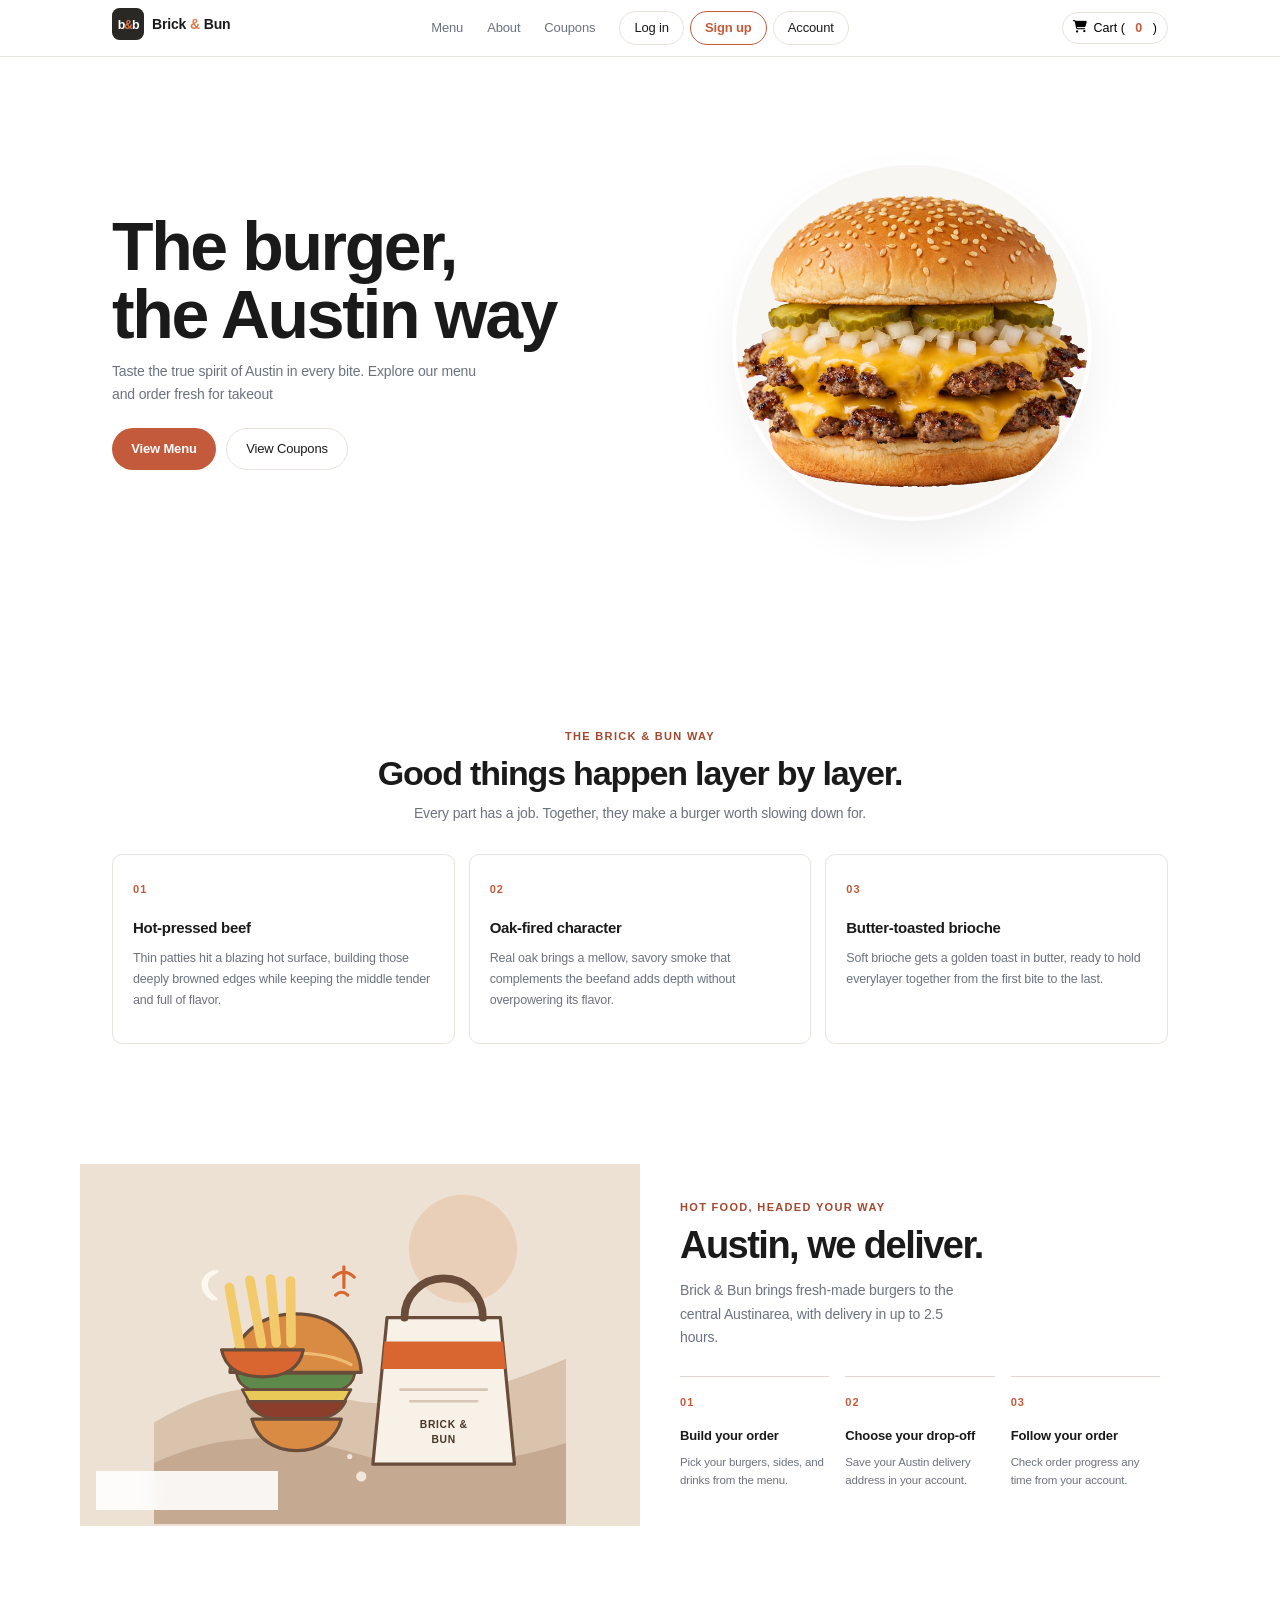
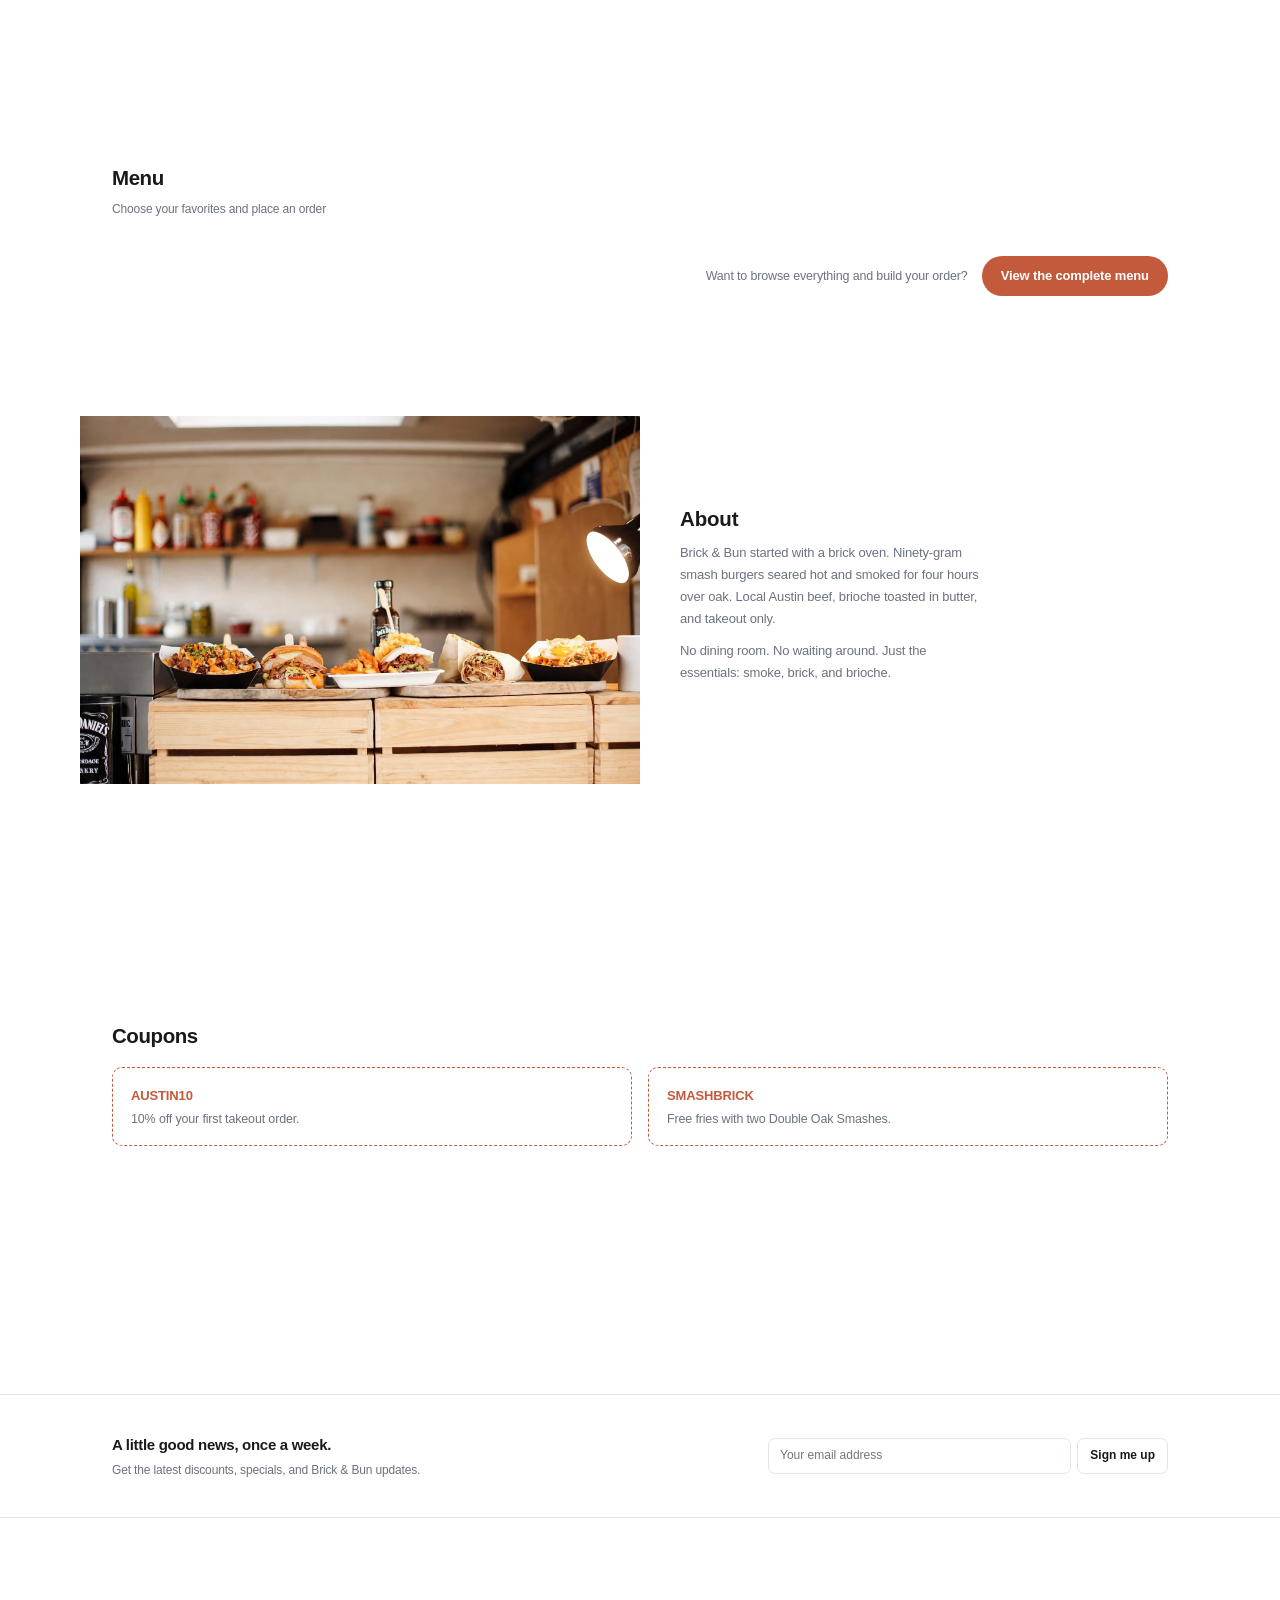
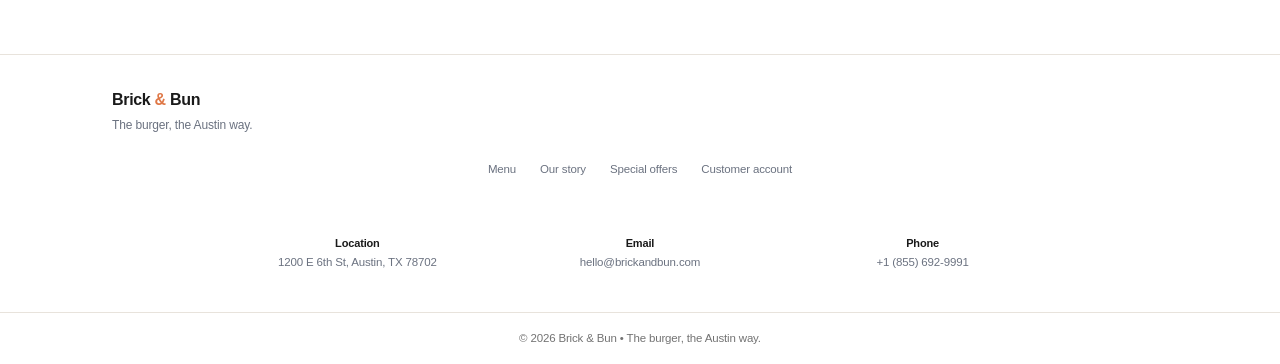
<file: index.html>
<!DOCTYPE html>
<html lang="en-US">

<head>
  <!-- Core document metadata -->
  <meta charset="UTF-8">
  <meta name="viewport" content="width=device-width, initial-scale=1.0, viewport-fit=cover">

  <!-- Search Engine Optimization metadata -->
  <title>Brick &amp; Bun | The burger, the Austin way.</title>
  <meta name="description" content="90g smash burgers from the brick oven, butter-toasted brioche and fast takeout in Central Austin, Texas.">
  <meta name="robots" content="index, follow, max-image-preview:large, max-snippet:-1, max-video-preview:-1">
  <link rel="canonical" href="https://brickandbun-domingos-cameme.vercel.app/">

  <!-- Progressive Web App metadata -->
  <link rel="manifest" href="/manifest.json">
  <meta name="theme-color" content="#c45a3c">
  <meta name="apple-mobile-web-app-capable" content="yes">
  <meta name="apple-mobile-web-app-status-bar-style" content="black-translucent">
  <meta name="apple-mobile-web-app-title" content="BRICK &amp; BUN">
  <link rel="apple-touch-icon" href="/assets/icons/apple-touch-icon.svg">

  <!-- Browser icon -->
  <link rel="icon" href="/favicon.svg" type="image/svg+xml">

  <!-- Open Graph -->
  <meta property="og:type" content="website">
  <meta property="og:url" content="https://brickandbun-domingos-cameme.vercel.app/">
  <meta property="og:site_name" content="BRICK &amp; BUN">
  <meta property="og:locale" content="en_US">
  <meta property="og:title" content="Brick &amp; Bun | The burger, the Austin way.">
  <meta property="og:description" content="90g smash burgers from the brick oven, butter-toasted brioche and fast takeout in Central Austin, Texas.">
  <meta property="og:image" content="https://brickandbun-domingos-cameme.vercel.app/assets/images/og-cover.png">
  <meta property="og:image:width" content="1200">
  <meta property="og:image:height" content="630">
  <meta property="og:image:alt" content="Brick & Bun 90g smash burger on a toasted sesame brioche bun with melted cheddar, crisp lettuce, tomato and onion, isolated on black.">

  <!-- Twitter Card -->
  <meta name="twitter:card" content="summary_large_image">
  <meta name="twitter:title" content="Brick &amp; Bun | The burger, the Austin way.">
  <meta name="twitter:description" content="90g smash burgers from the brick oven, butter-toasted brioche and fast takeout in Central Austin, Texas.">
  <meta name="twitter:image" content="https://brickandbun-domingos-cameme.vercel.app/assets/images/og-cover.png">

  <!-- Assets -->
  <link rel="stylesheet" href="/assets/vendor/fontawesome/css/all.min.css">
  <link rel="stylesheet" href="/styles/style.css">

  <!-- Structured Data - Restaurant Entity -->
  <script type="application/ld+json">
  {
    "@context": "https://schema.org",
    "@type": "Restaurant",
    "name": "BRICK & BUN",
    "url": "https://brickandbun-domingos-cameme.vercel.app/",
    "description": "90g smash burgers from the brick oven, butter-toasted brioche and fast takeout in Central Austin, Texas.",
    "servesCuisine": "Burger",
    "address": {
      "@type": "PostalAddress",
      "addressLocality": "Austin",
      "addressRegion": "TX",
      "addressCountry": "US"
    }
  }
  </script>
</head>

<body>
  <!-- ========== HEADER ========== -->
  <header class="header">
    <div class="container header-container">
      <!-- Brand -->
      <div class="header-left">
        <a href="#hero" class="logo">
          <img class="logo-mark" src="/favicon.svg" alt="" width="32" height="32" aria-hidden="true">
          <span>Brick <span class="brand-amp">&amp;</span> Bun</span>
        </a>
      </div>

      <!-- Desktop navigation + account -->
      <div class="header-center">
        <nav class="desktop-nav" aria-label="Main navigation">
          <a href="#menu">Menu</a>
          <a href="#about">About</a>
          <a href="#coupons">Coupons</a>
        </nav>
        <nav class="header-auth" aria-label="Account">
          <a class="auth-link" href="/login">Log in</a>
          <a class="auth-link auth-link-primary" href="/signup">Sign up</a>
          <a class="auth-link" href="/account">Account</a>
        </nav>
      </div>

      <!-- Cart + mobile menu toggle -->
      <div class="header-right">
        <button class="cart-trigger" id="cart-open" type="button" aria-label="Open cart, 0 items">
          <i class="fa-solid fa-cart-shopping cart-icon" aria-hidden="true"></i>
          Cart (<span class="cart-count" data-cart-count>0</span>)
        </button>
        <button id="menu-toggle" class="menu-toggle" type="button" aria-label="Open navigation" aria-expanded="false" aria-controls="mobile-nav">
          <span></span>
          <span></span>
          <span></span>
        </button>
      </div>
    </div>

    <!-- Mobile navigation drawer -->
    <nav id="mobile-nav" class="mobile-nav" aria-label="Mobile navigation" aria-hidden="true">
      <a href="#menu" class="mobile-link">Menu <i class="fa-solid fa-utensils" aria-hidden="true"></i></a>
      <a href="#about" class="mobile-link">About <i class="fa-solid fa-info" aria-hidden="true"></i></a>
      <a href="#coupons" class="mobile-link">Coupons <i class="fa-solid fa-tags" aria-hidden="true"></i></a>
      
      <div class="mobile-account-actions" aria-label="Authentication options">
        <a class="auth-link" href="/login">Log in</a>
        <a class="auth-link auth-link-primary" href="/signup">Sign up</a>
      </div>

    </nav>
  </header>

  <!-- ========== MAIN ========== -->
  <main>
    <!-- Hero -->
    <section id="hero" class="hero">
      <div class="container hero-layout">

        <header class="hero-content">
          <h1>The burger,<span class="hero-title-line">the Austin way</span></h1>
          <p class="hero-sub">Taste the true spirit of Austin in every bite. Explore our menu and order fresh for takeout</p>
          
          <div class="hero-actions">
            <a href="#menu" class="btn-cta">View Menu</a>
            <a href="#coupons" class="btn-outline">View Coupons</a>
          </div>
        </header>

        <div class="hero-media">
          <div class="hero-image-frame">
            <img src="/assets/images/austin_burger.png" alt="Brick & Bun smash burger" class="hero-image" loading="lazy">
          </div>
        </div>
      </div>
    </section>

    <!-- Craft -->
    <section class="craft-section" aria-labelledby="craft-title">
      <div class="container">
        <div class="craft-heading">
          <p class="section-eyebrow">The Brick &amp; Bun way</p>
          <h2 id="craft-title">Good things happen layer by layer.</h2>
          <p>Every part has a job. Together, they make a burger worth slowing down for.</p>
        </div>

        <div class="craft-grid">
          <article class="craft-card">
            <span class="craft-number" aria-hidden="true">01</span>
            <h3>Hot-pressed beef</h3>
            <p>Thin patties hit a blazing hot surface, building those deeply browned edges while keeping the middle tender and full of flavor.</p>
          </article>

          <article class="craft-card">
            <span class="craft-number" aria-hidden="true">02</span>
            <h3>Oak-fired character</h3>
            <p>Real oak brings a mellow, savory smoke that complements the beefand adds depth without overpowering its flavor.</p>
          </article>

          <article class="craft-card">
            <span class="craft-number" aria-hidden="true">03</span>
            <h3>Butter-toasted brioche</h3>
            <p> Soft brioche gets a golden toast in butter, ready to hold everylayer together from the first bite to the last. </p>
          </article>
        </div>
      </div>
    </section>

    <!-- Delivery -->
    <section class="delivery-section" aria-labelledby="delivery-title">
      <div class="delivery-layout">
        <figure class="delivery-visual">
          <img src="/assets/brick-bun-delivery.svg" alt="Illustration of a Brick &amp; Bun delivery bag with a fresh burger and fries" loading="lazy" width="640" height="560" />
          <figcaption>Made fresh. On its way to you.</figcaption>
        </figure>

        <div class="delivery-content">
          <div class="delivery-heading">
            <p class="section-eyebrow">Hot food, headed your way</p>
            <h2 id="delivery-title">Austin, we deliver.</h2>
            <p>Brick &amp; Bun brings fresh-made burgers to the central Austinarea, with delivery in up to 2.5 hours.</p>
          </div>

          <ol class="delivery-steps">
            <li>
              <span>01</span>
              <div>
                <h3>Build your order</h3>
                <p>Pick your burgers, sides, and drinks from the menu.</p>
              </div>
            </li>

            <li>
              <span>02</span>
              <div>
                <h3>Choose your drop-off</h3>
                <p>Save your Austin delivery address in your account.</p>
              </div>
            </li>

            <li>
              <span>03</span>
              <div>
                <h3>Follow your order</h3>
                <p>Check order progress any time from your account.</p>
              </div>
            </li>
          </ol>
        </div>
      </div>
    </section>

    <!-- Menu -->
    <section id="menu" class="menu-section" aria-labelledby="menu-title">
      <div class="container">
        <h2 id="menu-title" class="section-title">Menu</h2>
        <p class="menu-photo-note">Choose your favorites and place an order </p>
        
        <div id="product-grid" class="product-grid" aria-live="polite"></div>
        
        <div class="menu-full-action">
          <p>Want to browse everything and build your order?</p>
          <a class="button-primary" href="/menu">View the complete menu</a>
        </div>
      </div>
    </section>

    <!-- About -->
    <section id="about" class="about-section" aria-labelledby="about-title">
      <div class="about-layout">
        <figure class="about-image">
          <img src="/assets/images/about.jpg" alt="">
        </figure>
        
        <div class="about-text">
          <h2 id="about-title">About</h2>
          <p>Brick &amp; Bun started with a brick oven. Ninety-gram smash burgers seared hot and smoked for four hours over oak. Local Austin beef, brioche toasted in butter, and takeout only.</p>
          <p>No dining room. No waiting around. Just the essentials: smoke, brick, and brioche.</p>
        </div>
      </div>
    </section>

    <!-- Coupons -->
    <section id="coupons" class="coupons-section" aria-labelledby="coupons-title">
      <div class="container">
        <h2 id="coupons-title" class="section-title">Coupons</h2>
        
        <div class="coupons-grid">
          <article class="coupon-card">
            <span class="coupon-code">AUSTIN10</span>
            <p>10% off your first takeout order.</p>
          </article>

          <article class="coupon-card">
            <span class="coupon-code">SMASHBRICK</span>
            <p>Free fries with two Double Oak Smashes.</p>
          </article>
        </div>
      </div>
    </section>

  </main>

  <!-- ========== NEWSLETTER ========== -->
  <section class="newsletter-section" aria-labelledby="newsletter-title">
    
    <div class="container newsletter-layout">
      <div class="newsletter-copy">
        <h2 id="newsletter-title">A little good news, once a week.</h2>
        <p>Get the latest discounts, specials, and Brick &amp; Bun updates.</p>
      </div>
      
      <form class="newsletter-form" id="newsletter-form">
        <label class="visually-hidden" for="newsletter-email">Email address</label>
        <input id="newsletter-email" name="email" type="email" autocomplete="email" placeholder="Your email address" required>
        <button class="newsletter-submit" type="submit">Sign me up</button>
        <p class="newsletter-status" id="newsletter-status" role="status" aria-live="polite"></p>
      </form>
    </div>
  </section>

  <!-- ========== FOOTER ========== -->
  <footer id="location" class="footer">
   
    <div class="container footer-grid">
      <div class="footer-brand">
        <span class="footer-logo">Brick <span class="brand-amp">&amp;</span> Bun</span>
        <p>The burger, the Austin way.</p>
      </div>
      <nav class="footer-links" aria-label="Explore">
        <a href="#menu">Menu</a>
        <a href="#about">Our story</a>
        <a href="#coupons">Special offers</a>
        <a href="/account">Customer account</a>
      </nav>

      <address class="footer-contact">
        <p><strong>Location</strong>1200 E 6th St, Austin, TX 78702</p>
        <p><strong>Email</strong><a href="mailto:hello@brickandbun.com">hello@brickandbun.com</a></p>
        <p><strong>Phone</strong><a href="tel:+18556929991">+1 (855) 692-9991</a></p>
      </address>
    </div>

    <div class="footer-bottom">
      <div class="container">
        <p>&copy; 2026 Brick &amp; Bun &bull; The burger, the Austin way.</p>
      </div>
    </div>
  </footer>

  <!-- ========== CART DRAWER ========== -->
  <div id="cart-backdrop" class="cart-backdrop" aria-hidden="true"></div>

  <aside id="cart-drawer" class="cart-drawer" role="dialog" aria-modal="true" aria-label="Cart" aria-hidden="true" inert>
    <header class="cart-head">
      <h2>Cart (<span id="cart-item-count">0</span>)</h2>
      <button class="icon-button" id="cart-close" type="button" aria-label="Close cart">&times;</button>
    </header>

    <section id="cart-items" class="cart-items" aria-label="Cart items" aria-live="polite">
      <p class="cart-empty">Your cart is empty.</p>
    </section>

    <div class="cart-delivery">
      <label for="cart-address">Deliver to</label>
      <select id="cart-address" required>
        <option value="">Sign in to choose an address</option>
      </select>

      <a href="/account">Manage delivery addresses</a>
      <label for="cart-customer-note">Order note <span>(optional)</span></label>
      <textarea id="cart-customer-note" rows="2" maxlength="500" placeholder="Anything we should know?"></textarea>
      <p class="cart-order-status" id="cart-order-status" role="status" aria-live="polite"></p>
    </div>

    <footer class="cart-foot">
      <div class="cart-total">
        <span>Subtotal</span>
        <span id="cart-total">$0.00</span>
      </div>
      <p class="cart-demo-note">Delivery available across central Austin. Allow up to 2.5 hours.</p>
      <button class="button-primary cart-checkout" id="cart-checkout" type="button" disabled>Continue to secure payment </button>

      <p class="cart-demo-note">Stripe test mode: no real card will be charged.</p>
      <p class="cart-demo-note" id="demo-notice" role="status" hidden></p>
      <button class="cart-clear" id="cart-clear" type="button" hidden>Clear cart</button>
    </footer>

  </aside>

  <!-- Scripts -->
  <script type="module" src="/scripts/app.js"></script>
  <script src="/scripts/pwa.js" defer></script>
</body>

</html>
</file>
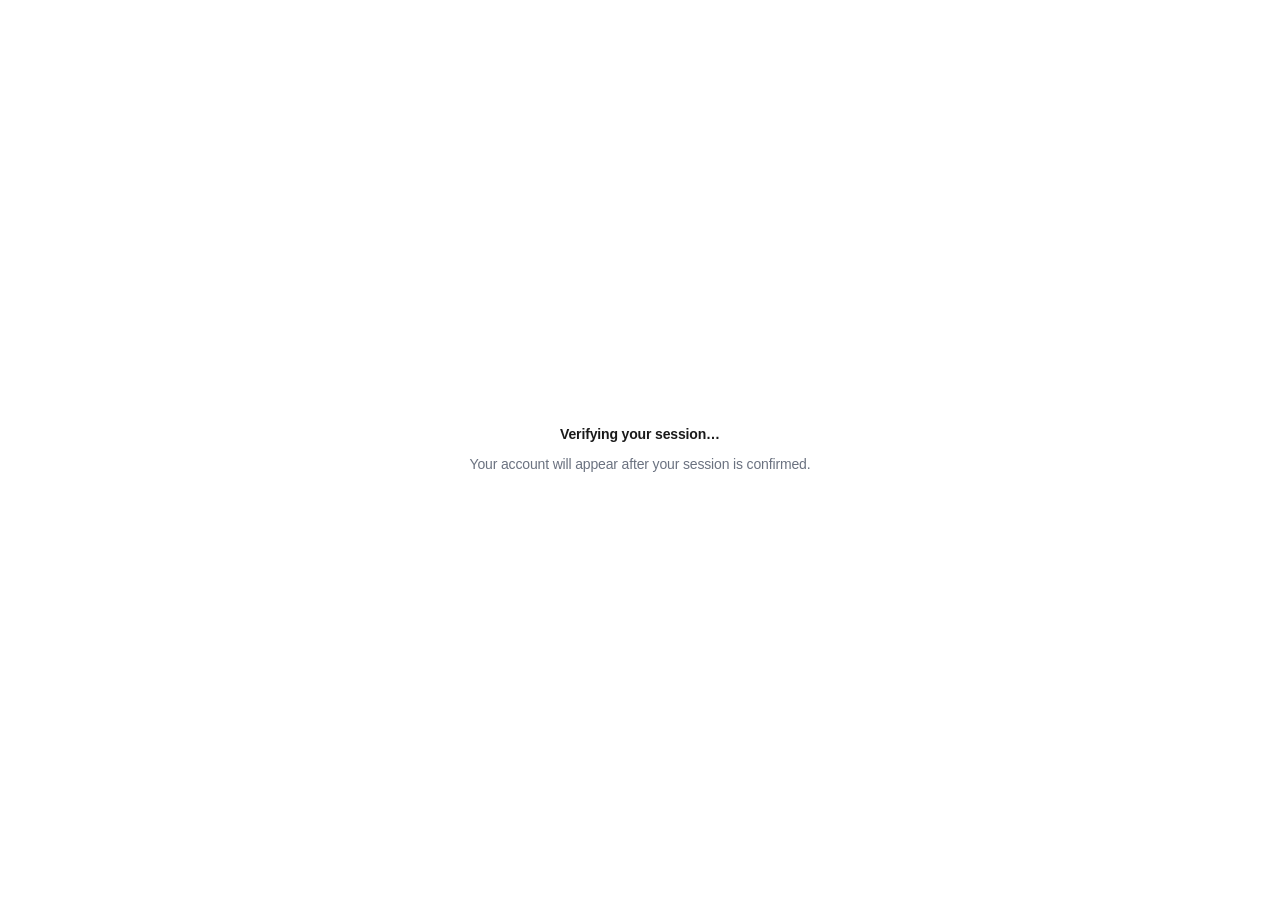
<file: account.html>
<!DOCTYPE html>
<html lang="en-US" class="auth-pending">

<head>
  <!-- Document Identity -->
  <meta charset="UTF-8">
  <meta name="viewport" content="width=device-width, initial-scale=1.0, viewport-fit=cover">
  <title>Account dashboard | Brick & Bun</title>

  <!-- Privacy Boundary -->
  <meta name="robots" content="noindex, nofollow, noarchive, nosnippet, noimageindex, nocache">
  <meta name="googlebot" content="noindex, nofollow, noarchive, nosnippet, noimageindex">
  <meta name="format-detection" content="telephone=no">
  <meta http-equiv="Content-Security-Policy" content="default-src 'self'; script-src 'self' https://esm.sh; style-src 'self'; font-src 'self'; img-src 'self' data: https://*.supabase.co; connect-src 'self' https://esm.sh https://*.supabase.co wss://*.supabase.co; manifest-src 'self'; object-src 'none'; base-uri 'self'; form-action 'self'">

  <!-- PWA Shell -->
  <link rel="manifest" href="/manifest.json">
  <meta name="theme-color" content="#c45a3c">

  <!-- Favicon & Icon -->
  <link rel="icon" href="/favicon.svg" type="image/svg+xml">
  <link rel="apple-touch-icon" href="/assets/icons/apple-touch-icon.svg">

  <!-- App Asset Pipeline -->
  <link rel="stylesheet" href="/assets/vendor/fontawesome/css/all.min.css">
  <link rel="stylesheet" href="/styles/style.css">
</head>

<body class="account-dashboard">
  <div class="account-auth-pending" id="account-auth-pending" role="status" aria-live="polite">
    <strong>Verifying your session…</strong>
    <span>Your account will appear after your session is confirmed.</span>
  </div>
  <aside class="local-demo-banner" id="local-demo-banner" hidden>
    <span><strong>Local demo</strong> — fictional data only; nothing is sent to Supabase.</span>
    <div>
      <a href="/admin?demo=1">Open admin demo</a>
      <button type="button" data-demo-reset>Reset demo data</button>
    </div>
  </aside>
  <div class="app-shell" id="app-shell" hidden>

    <!-- Sidebar - Primary Account Navigation -->
    <aside class="sidebar" aria-label="Account tools">

      <!-- Sidebar Brand and Collapse Control -->
      <div class="sidebar-top">
        <a class="sidebar-brand" href="#home" data-view="home">
          <img class="logo-mark" src="/favicon.svg" alt="" width="32" height="32" aria-hidden="true">
          <span class="sidebar-brand-text">
            <strong>Brick <span class="brand-amp">&amp;</span> Bun</strong>
            <span>Account</span>
          </span>
        </a>

        <!-- Collapse Control -->
        <button class="sidebar-toggle" id="sidebar-toggle" type="button" aria-label="Collapse sidebar" title="Collapse sidebar">
          <svg aria-hidden="true" viewBox="0 0 24 24" fill="none" stroke="currentColor" stroke-width="1.7" stroke-linecap="round" stroke-linejoin="round">
            <rect x="3" y="3" width="18" height="18" rx="2"></rect>
            <path d="M9 3v18"></path>
            <path class="sidebar-toggle-arrow" d="m16 15-3-3 3-3"></path>
          </svg>
        </button>
      </div>

      <!-- Sidebar Navigation - Views Switcher -->
      <div class="sidebar-nav-wrap" id="sidebar-nav-wrap">
        <nav class="sidebar-nav" id="sidebar-nav" aria-label="Account tools">
          <button type="button" class="nav-item" data-view="home" aria-current="page">
            <i class="fa-solid fa-house" aria-hidden="true"></i>
            <span>Home</span>
          </button>

          <button type="button" class="nav-item" data-view="orders">
            <i class="fa-solid fa-receipt" aria-hidden="true"></i>
            <span>Orders</span>
          </button>

          <button type="button" class="nav-item" data-view="notifications">
            <i class="fa-regular fa-bell" aria-hidden="true"></i>
            <span>Notifications</span>
            <span class="notification-count" id="account-notification-count" hidden></span>
          </button>

          <button type="button" class="nav-item" data-view="addresses">
            <i class="fa-solid fa-location-dot" aria-hidden="true"></i>
            <span>Addresses</span>
          </button>

          <button type="button" class="nav-item" data-view="profile">
            <i class="fa-solid fa-user" aria-hidden="true"></i>
            <span>Profile</span>
          </button>
        </nav>

        <!-- Scroll Indicators - Visual overflow hint -->
        <div class="sidebar-nav-fade sidebar-nav-fade-left" aria-hidden="true"></div>
        <div class="sidebar-nav-fade sidebar-nav-fade-right" aria-hidden="true"></div>

        <button type="button" class="sidebar-nav-hint" id="sidebar-nav-hint" aria-label="Scroll to see more account tools" hidden>
          <i class="fa-solid fa-chevron-right" aria-hidden="true"></i>
        </button>
      </div>

      <!-- Sidebar Footer - Session Action -->
      <div class="sidebar-foot">
        <button type="button" id="account-signout">
          <i class="fa-solid fa-right-from-bracket" aria-hidden="true"></i>
          <span>Sign out</span>
        </button>
      </div>
    </aside>

    <!-- Main Content Area - Authenticated Workspace -->
    <div class="main">

      <!-- Topbar - Context and Primary CTA -->
      <header class="topbar">
        <div class="topbar-title">
          <p class="eyebrow" id="topbar-eyebrow">Your Brick &amp; Bun</p>
          <h1 id="topbar-heading">Home</h1>
        </div>

        <div class="topbar-actions">
          <a class="btn-primary" href="/menu">
            <i class="fa-solid fa-utensils" aria-hidden="true"></i>
            Start an order
          </a>
        </div>
      </header>

      <!-- Content - View Container -->
      <main class="content">

        <!-- Global Status - Supabase / App Feedback -->
        <p class="status" id="account-status" role="status" aria-live="polite"></p>

        <!-- View: Home - Empty State / Summary -->
        <section class="view is-active" id="view-home" aria-labelledby="home-heading">
          <div id="home-root">
            <div class="empty-state">
              <div class="empty-state-icon" aria-hidden="true">
                <i class="fa-regular fa-folder-open"></i>
              </div>

              <h2 id="home-heading">Nothing here yet</h2>
              <p>Your saved delivery addresses and order activity will appear here.</p>

              <div class="empty-state-actions">
                <button class="btn-primary" type="button" data-view="addresses">
                  <i class="fa-solid fa-plus" aria-hidden="true"></i>
                  Add address
                </button>

                <button class="btn-secondary" type="button" data-view="orders">
                  <i class="fa-solid fa-receipt" aria-hidden="true"></i>
                  View orders
                </button>
              </div>
            </div>
          </div>
        </section>

        <!-- View: Orders - Order History -->
        <section class="view" id="view-orders" aria-labelledby="orders-heading">
          <div class="card">
            <div class="card-head">
              <div>
                <p class="section-eyebrow">Up to 2.5 hours in central Austin</p>
                <h2 id="orders-heading">Your orders</h2>
              </div>

              <button class="btn-secondary" id="orders-refresh" type="button">
                <i class="fa-solid fa-rotate-right" aria-hidden="true"></i>
                Refresh
              </button>
            </div>

            <div class="list order-list" id="order-list" aria-live="polite"></div>
          </div>
        </section>

        <section class="view" id="view-notifications" aria-labelledby="notifications-heading">
          <div class="card">
            <div class="card-head">
              <div>
                <p class="section-eyebrow">Updates from Brick &amp; Bun</p>
                <h2 id="notifications-heading">Notifications</h2>
              </div>
              <button class="btn-secondary" id="notifications-refresh" type="button">
                <i class="fa-solid fa-rotate-right" aria-hidden="true"></i>
                Refresh
              </button>
            </div>
            <div class="account-notification-list" id="account-notification-list" aria-live="polite"></div>
          </div>
        </section>

        <!-- View: Addresses - Delivery Management -->
        <section class="view" id="view-addresses" aria-labelledby="addresses-heading">
          <div class="card">
            <div class="card-head">
              <div>
                <p class="section-eyebrow">Central Austin</p>
                <h2 id="addresses-heading">Addresses</h2>
              </div>

              <button class="btn-secondary" id="address-new" type="button">
                <i class="fa-solid fa-plus" aria-hidden="true"></i>
                Add address
              </button>
            </div>

            <div class="address-list" id="address-list" aria-live="polite"></div>

            <!-- Address Form - Create / Edit -->
            <form class="dashboard-form address-form-panel card" id="address-form" hidden>
              <input type="hidden" name="id" />

              <label for="address-label">Address label</label>
              <input id="address-label" name="label" placeholder="Home, work..." maxlength="40" required />

              <label for="address-recipient">Recipient name</label>
              <input id="address-recipient" name="recipient_name" autocomplete="name" maxlength="120" required />

              <label for="address-street">Street address</label>
              <input id="address-street" name="street" autocomplete="address-line1" maxlength="180" required />

              <label for="address-unit">Apartment, suite, or unit <span>(optional)</span></label>
              <input id="address-unit" name="unit" autocomplete="address-line2" maxlength="80" />

              <div class="dashboard-form-row">
                <div>
                  <label for="address-city">City</label>
                  <input id="address-city" name="city" value="Austin" autocomplete="address-level2" required />
                </div>

                <div>
                  <label for="address-state">State</label>
                  <input id="address-state" name="state" value="TX" maxlength="2" autocomplete="address-level1" required />
                </div>

                <div>
                  <label for="address-zip">ZIP code</label>
                  <input id="address-zip" name="postal_code" autocomplete="postal-code" inputmode="numeric" maxlength="10" required />
                </div>
              </div>

              <label for="address-instructions">Delivery instructions <span>(optional)</span></label>
              <textarea id="address-instructions" name="delivery_instructions" rows="2" maxlength="300"></textarea>

              <label class="dashboard-checkbox">
                <input name="is_default" type="checkbox" />
                Use as my default delivery address
              </label>

              <div class="dashboard-form-actions">
                <button class="btn-primary" type="submit">Save address</button>
                <button class="btn-secondary" id="address-cancel" type="button">Cancel</button>
              </div>
            </form>
          </div>
        </section>

        <!-- View: Profile - Personal Details -->
        <section class="view" id="view-profile" aria-labelledby="profile-heading">
          <div class="card">
            <div class="card-head">
              <div>
                <p class="section-eyebrow">Personal details</p>
                <h2 id="profile-heading">Your profile</h2>
              </div>
            </div>

            <form class="dashboard-form" id="profile-form">
              <label for="profile-name">Full name</label>
              <input id="profile-name" name="full_name" autocomplete="name" maxlength="120" required />

              <label for="profile-email">Email address</label>
              <input id="profile-email" name="email" type="email" autocomplete="email" required />
              <p class="form-help">Changing your email may require confirmation at the new address.</p>

              <label for="profile-phone">Phone number</label>
              <input id="profile-phone" name="phone" type="tel" autocomplete="tel" maxlength="30" />

              <div class="dashboard-form-actions">
                <button class="btn-primary" type="submit">Save profile</button>
              </div>

              <!-- Danger Zone - Account Deletion -->
              <div class="delete-box">
                <p>Deleting your account removes saved details and anonymizes your past orders.</p>
                <button class="btn-text is-danger" id="account-delete" type="button">Delete my account</button>
              </div>
            </form>
          </div>
        </section>

      </main>
    </div>
  </div>

  <script type="module" src="/scripts/account.js"></script>
  <script src="/scripts/pwa.js" defer></script>
</body>

</html>
</file>
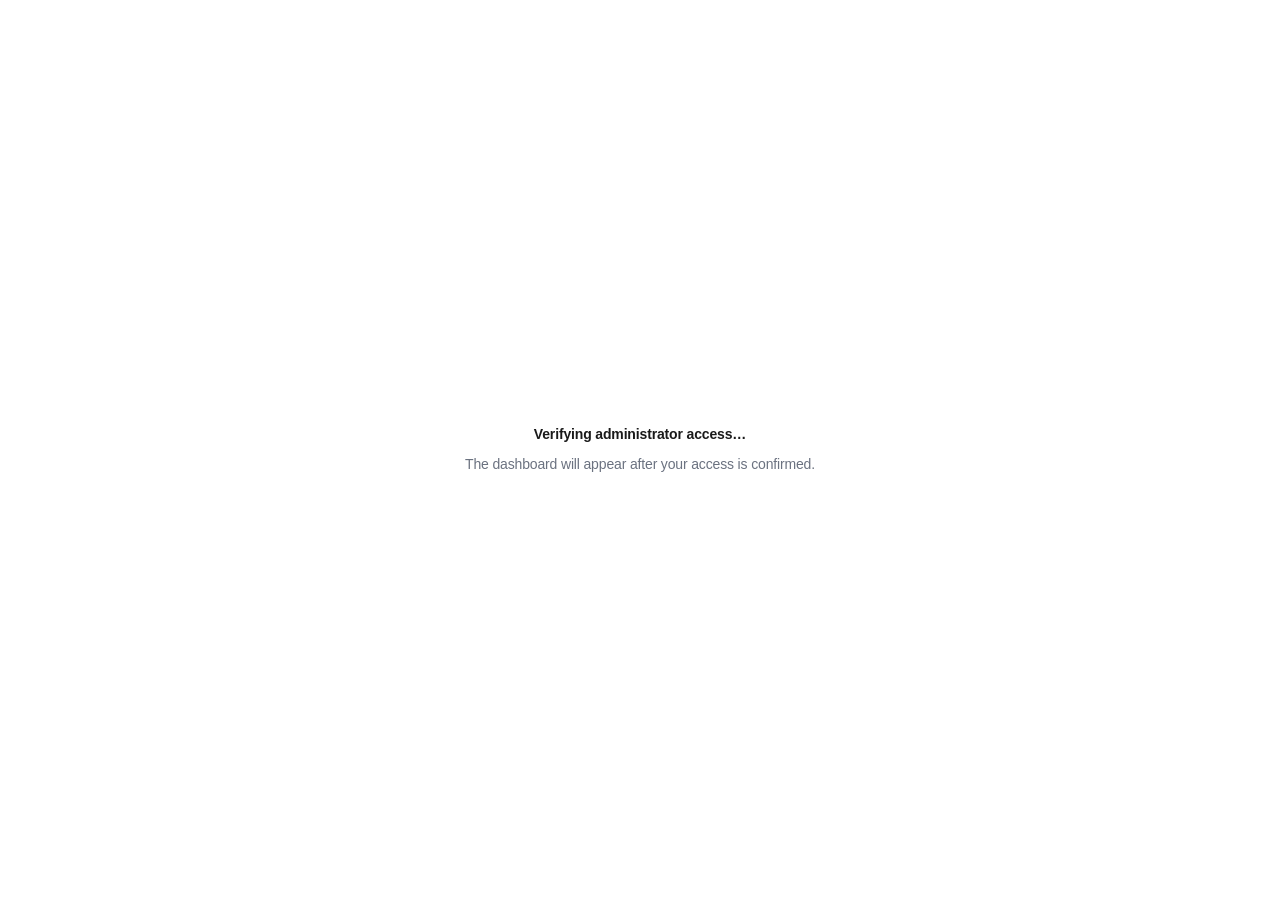
<file: admin.html>
<!DOCTYPE html>
<html lang="en-US" class="auth-pending">

<head>
  <!-- Document Identity -->
  <meta charset="UTF-8">
  <meta name="viewport" content="width=device-width, initial-scale=1.0, viewport-fit=cover">
  <title>Admin dashboard | Brick &amp; Bun</title>

  <!-- Privacy Boundary -->
  <meta name="robots" content="noindex, nofollow, noarchive, nosnippet, noimageindex, nocache">
  <meta name="googlebot" content="noindex, nofollow, noarchive, nosnippet, noimageindex">
  <meta name="format-detection" content="telephone=no">

  <!-- PWA Shell -->
  <link rel="manifest" href="/manifest.json">
  <meta name="theme-color" content="#c45a3c">

  <!-- Favicon & Icon -->
  <link rel="icon" href="/favicon.svg" type="image/svg+xml">
  <link rel="apple-touch-icon" href="/assets/icons/apple-touch-icon.svg">

  <!-- Stylesheets -->
  <link rel="stylesheet" href="/assets/vendor/fontawesome/css/all.min.css">
  <link rel="stylesheet" href="/styles/style.css">
</head>

<body class="admin-dashboard">
  <div class="admin-auth-pending" id="admin-auth-pending" role="status" aria-live="polite">
    <strong>Verifying administrator access…</strong>
    <span>The dashboard will appear after your access is confirmed.</span>
  </div>
  <aside class="local-demo-banner" id="local-demo-banner" hidden>
    <span><strong>Local demo</strong> — fictional data only; nothing is sent to Supabase.</span>
    <div>
      <a href="/account?demo=1">Open customer demo</a>
      <button type="button" data-demo-reset>Reset demo data</button>
    </div>
  </aside>
  
  <!-- App Shell -->
  <div class="app-shell" id="app-shell" hidden>
    
    <!-- Side Navigation -->
    <aside class="sidebar" aria-label="Admin tools">
      
      <!-- Brand Header -->
      <div class="sidebar-top">
        
        <a class="sidebar-brand" href="#orders" data-view="orders">
          <img class="logo-mark" src="/favicon.svg" alt="" width="32" height="32" aria-hidden="true">
          <span class="sidebar-brand-text">
            <strong>Brick <span class="brand-amp">&amp;</span> Bun</strong>
            <span>Admin</span>
          </span>
        </a>

        <!-- Collapse Control -->
        <button class="sidebar-toggle" id="sidebar-toggle" type="button" aria-label="Collapse sidebar" title="Collapse sidebar">
          <svg aria-hidden="true" viewBox="0 0 24 24" fill="none" stroke="currentColor" stroke-width="1.7" stroke-linecap="round" stroke-linejoin="round">
            <rect x="3" y="3" width="18" height="18" rx="2"></rect>
            <path d="M9 3v18"></path>
            <path class="sidebar-toggle-arrow" d="m16 15-3-3 3-3"></path>
          </svg>
        </button>
      </div>

      <!-- Navigation Wrapper -->
      <div class="sidebar-nav-wrap" id="sidebar-nav-wrap">
        
        <!-- Primary Navigation -->
        <nav class="sidebar-nav" id="sidebar-nav" aria-label="Admin tools">
          <button type="button" class="nav-item" data-view="home">
            <i class="fa-solid fa-house" aria-hidden="true"></i>
            <span>Overview</span>
          </button>

          <button type="button" class="nav-item" data-view="orders" aria-current="page">
            <i class="fa-solid fa-receipt" aria-hidden="true"></i>
            <span>Orders</span>
          </button>

          <button type="button" class="nav-item" data-view="notifications">
            <i class="fa-regular fa-paper-plane" aria-hidden="true"></i>
            <span>Send Message</span>
          </button>
        </nav>

        <!-- Scroll Indicators -->
        <div class="sidebar-nav-fade sidebar-nav-fade-left" aria-hidden="true"></div>
        <div class="sidebar-nav-fade sidebar-nav-fade-right" aria-hidden="true"></div>
        <button type="button" class="sidebar-nav-hint" id="sidebar-nav-hint" aria-label="Scroll to see more tools" hidden>
          <i class="fa-solid fa-chevron-right" aria-hidden="true"></i>
        </button>
      </div>

      <!-- Footer Actions -->
      <div class="sidebar-foot">
        <button type="button" id="admin-signout">
          <i class="fa-solid fa-right-from-bracket" aria-hidden="true"></i>
          <span>Sign out</span>
        </button>
      </div>
    </aside>

    <!-- Main Content -->
    <div class="main">

      <!-- Top Bar -->
      <header class="topbar">

        <!-- Title Block -->
        <div class="topbar-title">
          <p class="eyebrow" id="topbar-eyebrow">Central Austin delivery</p>
          <h1 id="topbar-heading">Orders</h1>
        </div>

        <!-- Action Buttons -->
        <div class="topbar-actions" id="topbar-actions">
          <button class="btn-secondary" id="admin-refresh" type="button">
            <i class="fa-solid fa-rotate-right" aria-hidden="true"></i>
            Refresh
          </button>
        </div>
      </header>

      <!-- Content Area -->
      <div class="content content-wide">

        <!-- Status Message -->
        <p class="status" id="admin-status" role="status" aria-live="polite"></p>

        <!-- Home View -->
        <section class="view" id="view-home" aria-label="Admin overview">
          <div id="admin-home-root"></div>
        </section>

        <!-- Orders View -->
        <section class="view is-active" id="view-orders" aria-labelledby="orders-heading">

          <!-- Orders Card -->
          <div class="card">
            <!-- Card Header -->
            <div class="card-head">
              <div>
                <p class="section-eyebrow">Kitchen &amp; delivery</p>
                <h2 id="orders-heading">Delivery orders</h2>
              </div>
            </div>

            <!-- Order List -->
            <div class="admin-order-list" id="admin-order-list" aria-live="polite"></div>
          </div>
        </section>

        <section class="view" id="view-notifications" aria-labelledby="notifications-heading">
          <div class="card">
            <div class="card-head">
              <div>
                <p class="section-eyebrow">Customer updates</p>
                <h2 id="notifications-heading">Send an in-app notification</h2>
              </div>
            </div>

            <p class="notification-intro">Notifications appear in the recipient's account dashboard.</p>
            
            <form class="dashboard-form admin-notification-form" id="admin-notification-form">
              <label for="notification-audience">Send to</label>
              <select id="notification-audience" name="audience">
                <option value="all">All users</option>
                <option value="user">One user</option>
              </select>

              <label for="notification-recipient">User</label>
              <select id="notification-recipient" name="recipient" disabled required>
                <option value="">Loading users...</option>
              </select>

              <label for="notification-title">Title</label>
              <input id="notification-title" name="title" maxlength="120" required />

              <label for="notification-message">Message</label>
              <textarea id="notification-message" name="message" rows="5" maxlength="2000" required></textarea>
              <p class="form-help">Maximum 120 characters for the title and 2,000 for the message.</p>

              <div class="dashboard-form-actions">
                <button class="btn-primary" id="notification-submit" type="submit" disabled>Send notification</button>
              </div>
              <p class="status notification-form-status" id="notification-form-status" role="status" aria-live="polite"></p>
            </form>
          </div>
        </section>
      </div>
    </div>
  </div>

  <script type="module" src="/scripts/admin.js"></script>
  <script src="/scripts/pwa.js" defer></script>
</body>

</html>
</file>
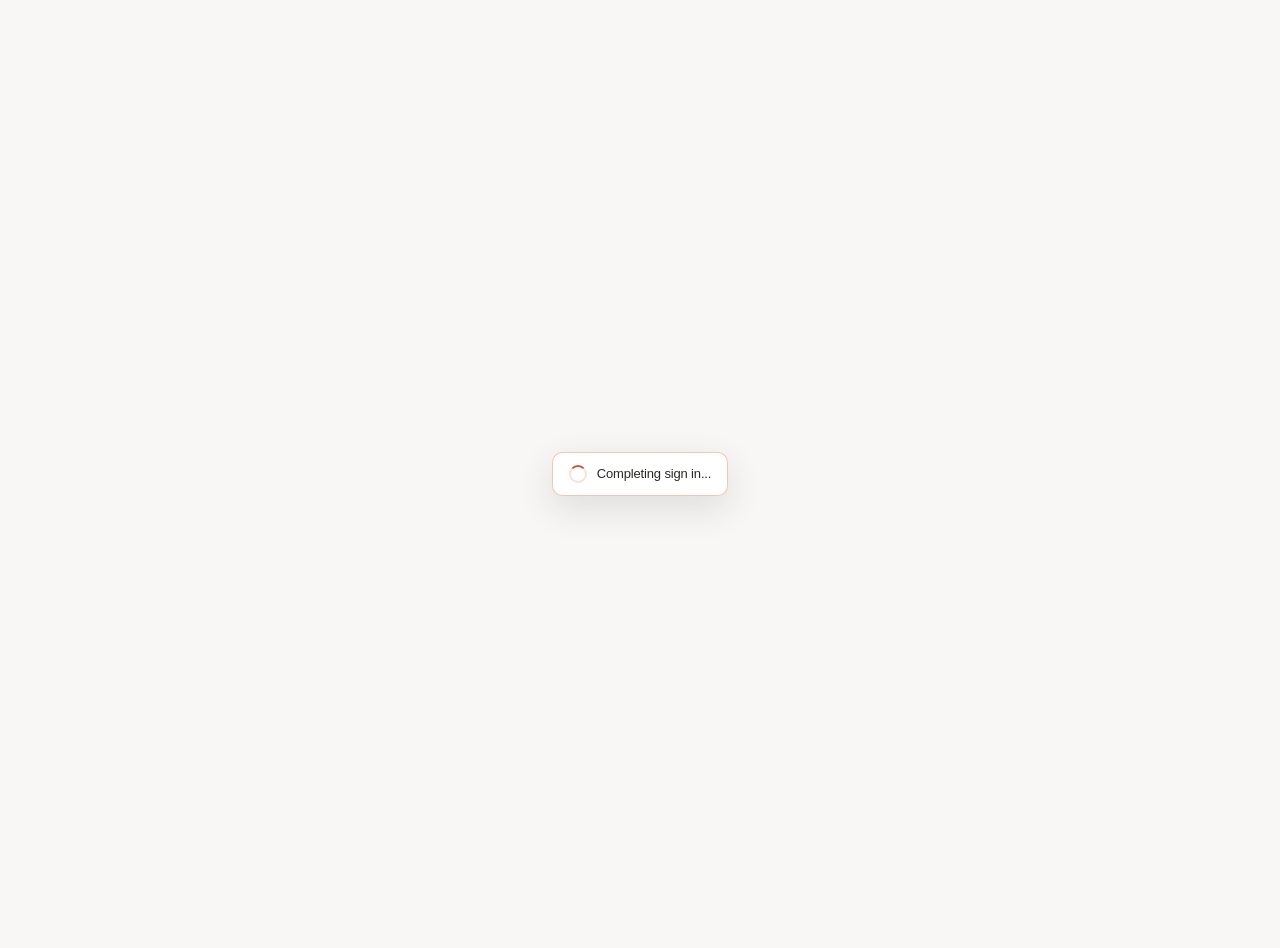
<file: auth-callback.html>
<!DOCTYPE html>
<html lang="en-US">

<head>
  <!-- Core document metadata -->
  <meta charset="UTF-8">
  <meta name="viewport" content="width=device-width, initial-scale=1.0, viewport-fit=cover">

  <!-- Search engine metadata -->
  <title>Completing sign in | Brick &amp; Bun</title>
  <meta name="robots" content="noindex, nofollow, noarchive, nosnippet, noimageindex">

  <!-- Progressive Web App metadata -->
  <link rel="manifest" href="/manifest.json">
  <link rel="apple-touch-icon" href="/assets/icons/apple-touch-icon.svg">

  <meta name="theme-color" content="#c45a3c">
  <meta name="apple-mobile-web-app-capable" content="yes">
  <meta name="apple-mobile-web-app-status-bar-style" content="black-translucent">
  <meta name="apple-mobile-web-app-title" content="BRICK &amp; BUN">

  <!-- Browser icon -->
  <link rel="icon" href="/favicon.svg" type="image/svg+xml">

  <!-- Stylesheets -->
  <link rel="stylesheet" href="/styles/style.css">
</head>

<body class="auth-page-shell auth-callback-shell">
  <main class="auth-callback-page">
    <section class="auth-callback-state" aria-labelledby="callback-title">

      <span class="auth-spinner" aria-hidden="true"></span>

      <h1 id="callback-title">Completing sign in...</h1>

      <p class="auth-status auth-status-visually-hidden" data-callback-status role="status" aria-live="polite">Completing sign in...</p>
      <a class="auth-back-link" href="/login">Return to log in</a>
    </section>
  </main>

  <script type="module" src="/scripts/auth-callback.js"></script>
  <script src="/scripts/pwa.js" defer></script>
</body>

</html>
</file>
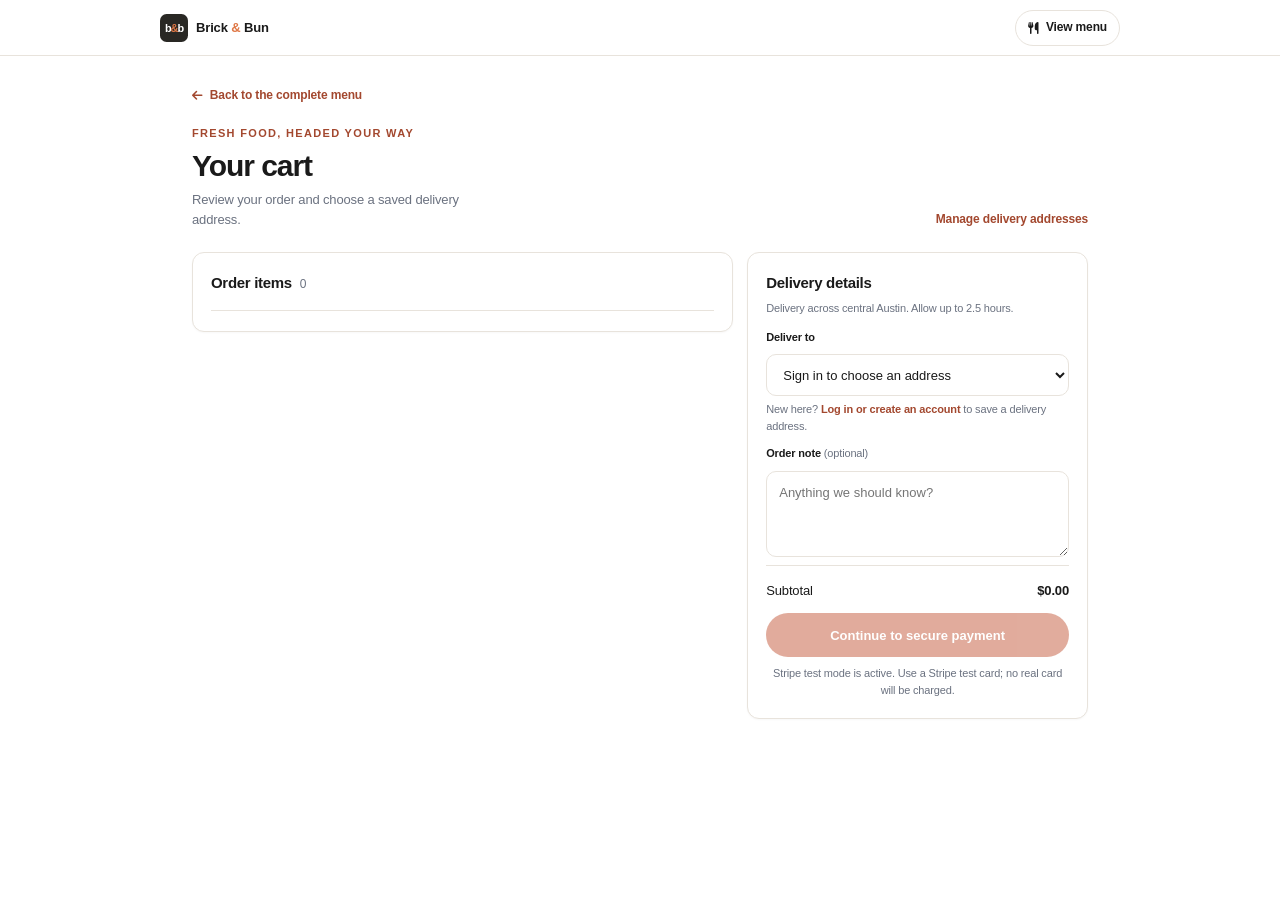
<file: checkout.html>
<!DOCTYPE html>
<html lang="en-US">

<head>
  <!-- Core document metadata -->
  <meta charset="UTF-8">
  <meta name="viewport" content="width=device-width, initial-scale=1.0, viewport-fit=cover">

  <!-- Search engine metadata -->
  <title>Your cart | Brick &amp; Bun</title>
  <meta name="robots" content="noindex, nofollow, noarchive, nosnippet, noimageindex">

  <!-- Progressive Web App metadata -->
  <link rel="manifest" href="/manifest.json">
  <link rel="apple-touch-icon" href="/assets/icons/apple-touch-icon.svg">

  <meta name="theme-color" content="#c45a3c">
  <meta name="apple-mobile-web-app-capable" content="yes">
  <meta name="apple-mobile-web-app-status-bar-style" content="black-translucent">
  <meta name="apple-mobile-web-app-title" content="BRICK &amp; BUN">

  <!-- Browser icon -->
  <link rel="icon" href="/favicon.svg" type="image/svg+xml">

  <!-- Stylesheets -->
  <link rel="stylesheet" href="/styles/style.css">
  <link rel="stylesheet" href="/assets/vendor/fontawesome/css/all.min.css">
</head>

<body class="order-page">

  <header class="order-header">
    <a class="logo" href="/">
      <img class="logo-mark" src="/favicon.svg" alt="" width="28" height="28" aria-hidden="true">
      <span>Brick <span class="brand-amp">&amp;</span> Bun</span>
    </a>

    <a class="order-header-cart" href="/menu"> <i class="fa-solid fa-utensils" aria-hidden="true"></i>View menu</a>
  </header>

  <main class="order-page-main checkout-main">
    <a class="order-back-link" href="/menu">
      <i class="fa-solid fa-arrow-left" aria-hidden="true"></i>
      Back to the complete menu
    </a>

    <div class="order-page-heading">
      <div>
        <p class="section-eyebrow">Fresh food, headed your way</p>
        <h1>Your cart</h1>
        <p>Review your order and choose a saved delivery address.</p>
      </div>

      <a class="text-link" href="/account#addresses">Manage delivery addresses</a>
    </div>

    <p class="order-flow-status" id="checkout-status" role="status" aria-live="polite"></p>

    <div class="checkout-layout">

      <section class="checkout-card" aria-label="Cart items">
        <div class="checkout-card-heading">
          <h2>Order items <span id="checkout-item-count">0</span></h2>
          <button class="cart-clear" id="checkout-clear" type="button" hidden>Clear cart</button>
        </div>

        <div id="checkout-items" class="checkout-items" aria-live="polite"></div>
      </section>

      <section class="checkout-card checkout-details" aria-labelledby="delivery-details-title">
        <h2 id="delivery-details-title">Delivery details</h2>
        <p class="checkout-delivery-note">Delivery across central Austin. Allow up to 2.5 hours.</p>

        <label for="checkout-address">Deliver to</label>
        <select id="checkout-address" required>
          <option value="">Sign in to choose an address</option>
        </select>

        <p class="checkout-address-hint" id="checkout-address-hint">New here? <a href="/login?next=/checkout">Log in or create an account</a> to save a delivery address.</p>

        <label for="checkout-note">Order note <span>(optional)</span></label>
        <textarea id="checkout-note" rows="3" maxlength="500" placeholder="Anything we should know?"></textarea>

        <div class="checkout-total">
          <span>Subtotal</span>
          <strong id="checkout-total">$0.00</strong>
        </div>

        <button class="button-primary checkout-submit" id="checkout-submit" type="button" disabled>
          Continue to secure payment
        </button>
        <p class="checkout-secure-note">Stripe test mode is active. Use a Stripe test card; no real card will be charged.</p>
      </section>
    </div>

    <section class="checkout-empty empty-state" id="checkout-empty" aria-labelledby="checkout-empty-title" hidden>
      <div class="empty-state-icon" aria-hidden="true">
        <i class="fa-solid fa-basket-shopping"></i>
      </div>

      <h2 id="checkout-empty-title">Your cart is empty</h2>
      <p>Take a look at the menu and add something fresh from our brick oven.</p>
      <a class="button-primary" href="/menu">View the complete menu</a>
    </section>
  </main>

  <script type="module" src="/scripts/checkout.js"></script>
  <script src="/scripts/pwa.js" defer></script>
</body>

</html>
</file>
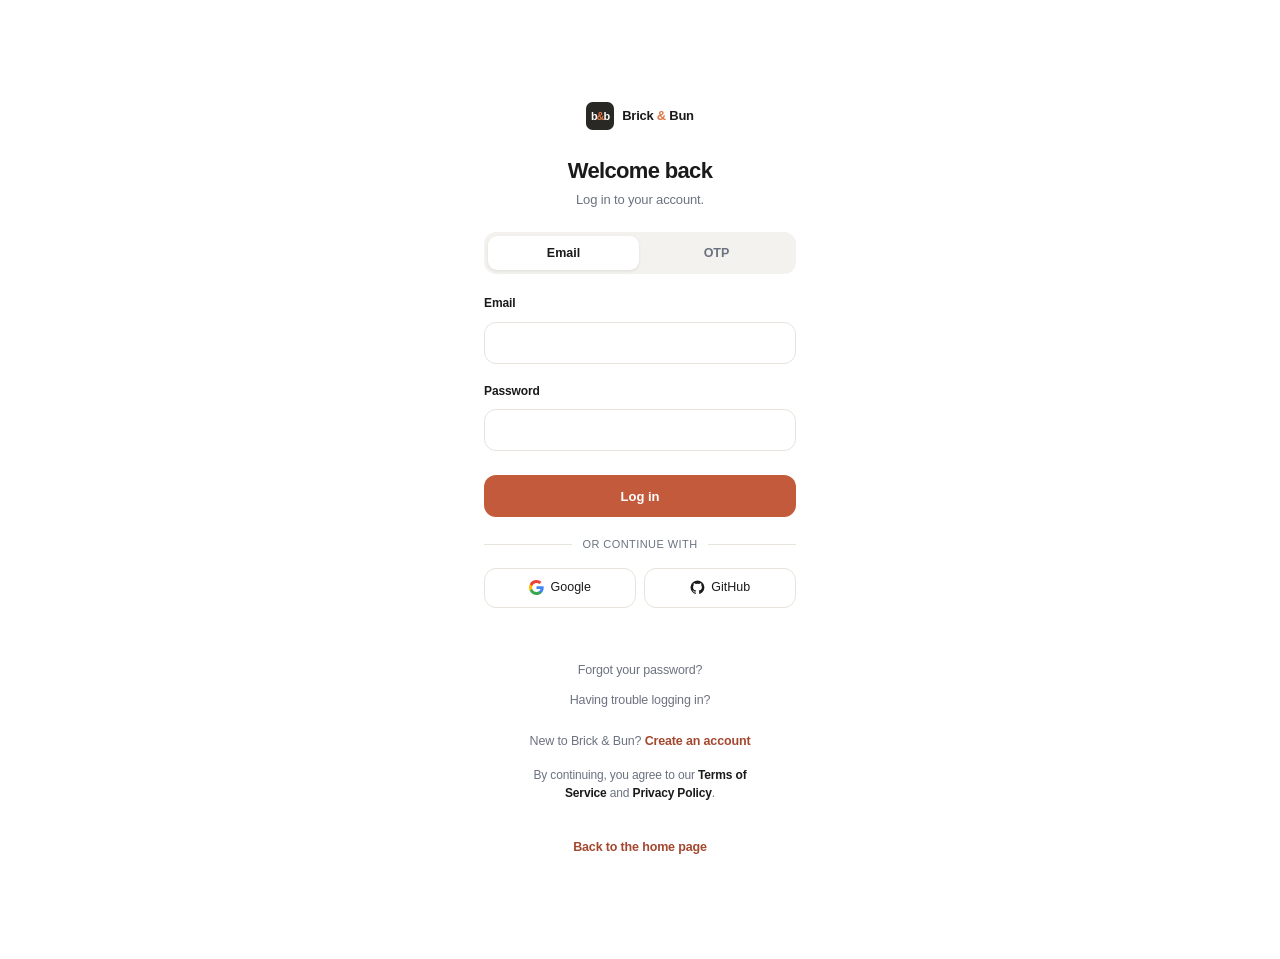
<file: login.html>
<!DOCTYPE html>
<html lang="en-US">

<head>
  <!-- Core document metadata -->
  <meta charset="UTF-8">
  <meta name="viewport" content="width=device-width, initial-scale=1.0, viewport-fit=cover">

  <!-- Search engine metadata -->
  <title>Login | Brick &amp; Bun</title>
  <meta name="robots" content="noindex, nofollow, noarchive, nosnippet, noimageindex">

  <!-- Progressive Web App metadata -->
  <link rel="manifest" href="/manifest.json">
  <link rel="apple-touch-icon" href="/assets/icons/apple-touch-icon.svg">

  <meta name="theme-color" content="#c45a3c">
  <meta name="apple-mobile-web-app-capable" content="yes">
  <meta name="apple-mobile-web-app-status-bar-style" content="black-translucent">
  <meta name="apple-mobile-web-app-title" content="BRICK &amp; BUN">

  <!-- Browser icon -->
  <link rel="icon" href="/favicon.svg" type="image/svg+xml">

  <!-- Stylesheets -->
  <link rel="stylesheet" href="/styles/style.css">
</head>

<body class="auth-page-shell auth-linear">
  <main class="auth-page" data-auth-page data-auth-mode="login">
    <a class="auth-brand" href="/">
      <img class="logo-mark" src="/favicon.svg" alt="" aria-hidden="true" />
      <span>Brick <span class="brand-amp">&amp;</span> Bun</span>
    </a>

    <header class="auth-linear-header">
      <h1 id="auth-title">Welcome back</h1>
      <p>Log in to your account.</p>
    </header>

    <div class="auth-method-switch" role="group" aria-label="Choose login method">
      <button class="active" type="button" data-auth-method="email" aria-pressed="true">
        Email
      </button>
      <button type="button" data-auth-method="email-otp" aria-pressed="false">
        OTP
      </button>
    </div>

    <form class="auth-form" data-email-form>
      <label for="login-email">Email</label>
      <input id="login-email" name="email" type="email" autocomplete="email" required />
      <label for="login-password">Password</label>
      <input id="login-password" name="password" type="password" autocomplete="current-password" required />
      <button class="auth-submit" type="submit">Log in</button>
    </form>

    <form class="auth-form" data-email-otp-form hidden>
      <label for="login-otp-email">Email</label>
      <input id="login-otp-email" name="email" type="email" autocomplete="email" required />
      <label class="otp-input-label" for="login-code" hidden>
        Email verification code
      </label>
      <input id="login-code" name="code" inputmode="numeric" autocomplete="one-time-code" placeholder="Enter your code" hidden />
      <button class="auth-submit" type="submit">Send email code</button>
    </form>

    <p class="auth-status" data-auth-status role="status" aria-live="polite"></p>

    <div class="auth-divider">
      <span>or continue with</span>
    </div>

    <div class="oauth-buttons">
      <button type="button" data-oauth-provider="google">
        <svg class="oauth-brand-icon" viewBox="0 0 24 24" aria-hidden="true">
          <path fill="#4285F4" d="M23.49 12.27c0-.79-.07-1.54-.2-2.27H12v4.3h6.44a5.5 5.5 0 0 1-2.39 3.61v2.77h3.87c2.26-2.08 3.57-5.15 3.57-8.41Z" />
          <path fill="#34A853" d="M12 24c3.24 0 5.96-1.08 7.95-2.92l-3.87-2.99c-1.08.72-2.46 1.14-4.08 1.14-3.14 0-5.8-2.12-6.75-4.98H1.25v3.09A12 12 0 0 0 12 24Z" />
          <path fill="#FBBC05" d="M5.25 14.25a7.2 7.2 0 0 1 0-4.5V6.66h-4A12 12 0 0 0 0 12c0 1.94.47 3.78 1.25 5.34l4-3.09Z" />
          <path fill="#EA4335" d="M12 4.77c1.77 0 3.36.61 4.61 1.81l3.45-3.45C17.96 1.17 15.24 0 12 0A12 12 0 0 0 1.25 6.66l4 3.09C6.2 6.89 8.86 4.77 12 4.77Z" />
        </svg>
        Google
      </button>

      <button type="button" data-oauth-provider="github">
        <svg class="oauth-brand-icon" viewBox="0 0 24 24" aria-hidden="true" fill="currentColor">
          <path d="M12 .9a11.1 11.1 0 0 0-3.51 21.63c.56.1.76-.24.76-.54v-2.1c-3.1.67-3.76-1.32-3.76-1.32-.51-1.29-1.24-1.63-1.24-1.63-1.01-.69.08-.68.08-.68 1.12.08 1.71 1.15 1.71 1.15.99 1.7 2.59 1.21 3.22.93.1-.72.39-1.21.7-1.49-2.48-.28-5.09-1.24-5.09-5.52 0-1.22.44-2.22 1.15-3-.12-.28-.5-1.42.11-2.96 0 0 .94-.3 3.05 1.14a10.6 10.6 0 0 1 5.55 0c2.11-1.44 3.05-1.14 3.05-1.14.61 1.54.23 2.68.11 2.96.72.78 1.15 1.78 1.15 3 0 4.29-2.62 5.24-5.11 5.51.4.34.75 1.02.75 2.06v3.06c0 .3.2.65.77.54A11.1 11.1 0 0 0 12 .9Z" />
        </svg>
        GitHub
      </button>
    </div>

    <div class="auth-extra-links">
      <a href="#" class="auth-help-link">Forgot your password?</a>
      <a href="#" class="auth-help-link">Having trouble logging in?</a>
    </div>

    <p class="auth-switch">
      New to Brick &amp; Bun? <a href="/signup">Create an account</a>
    </p>

    <p class="auth-legal">
      By continuing, you agree to our <a href="/terms">Terms of Service</a> and <a href="/privacy">Privacy Policy</a>.
    </p>

    <a class="auth-back-link" href="/">Back to the home page</a>
  </main>

  <script type="module" src="/scripts/auth-page.js"></script>
  <script src="/scripts/pwa.js" defer></script>
</body>

</html>
</file>
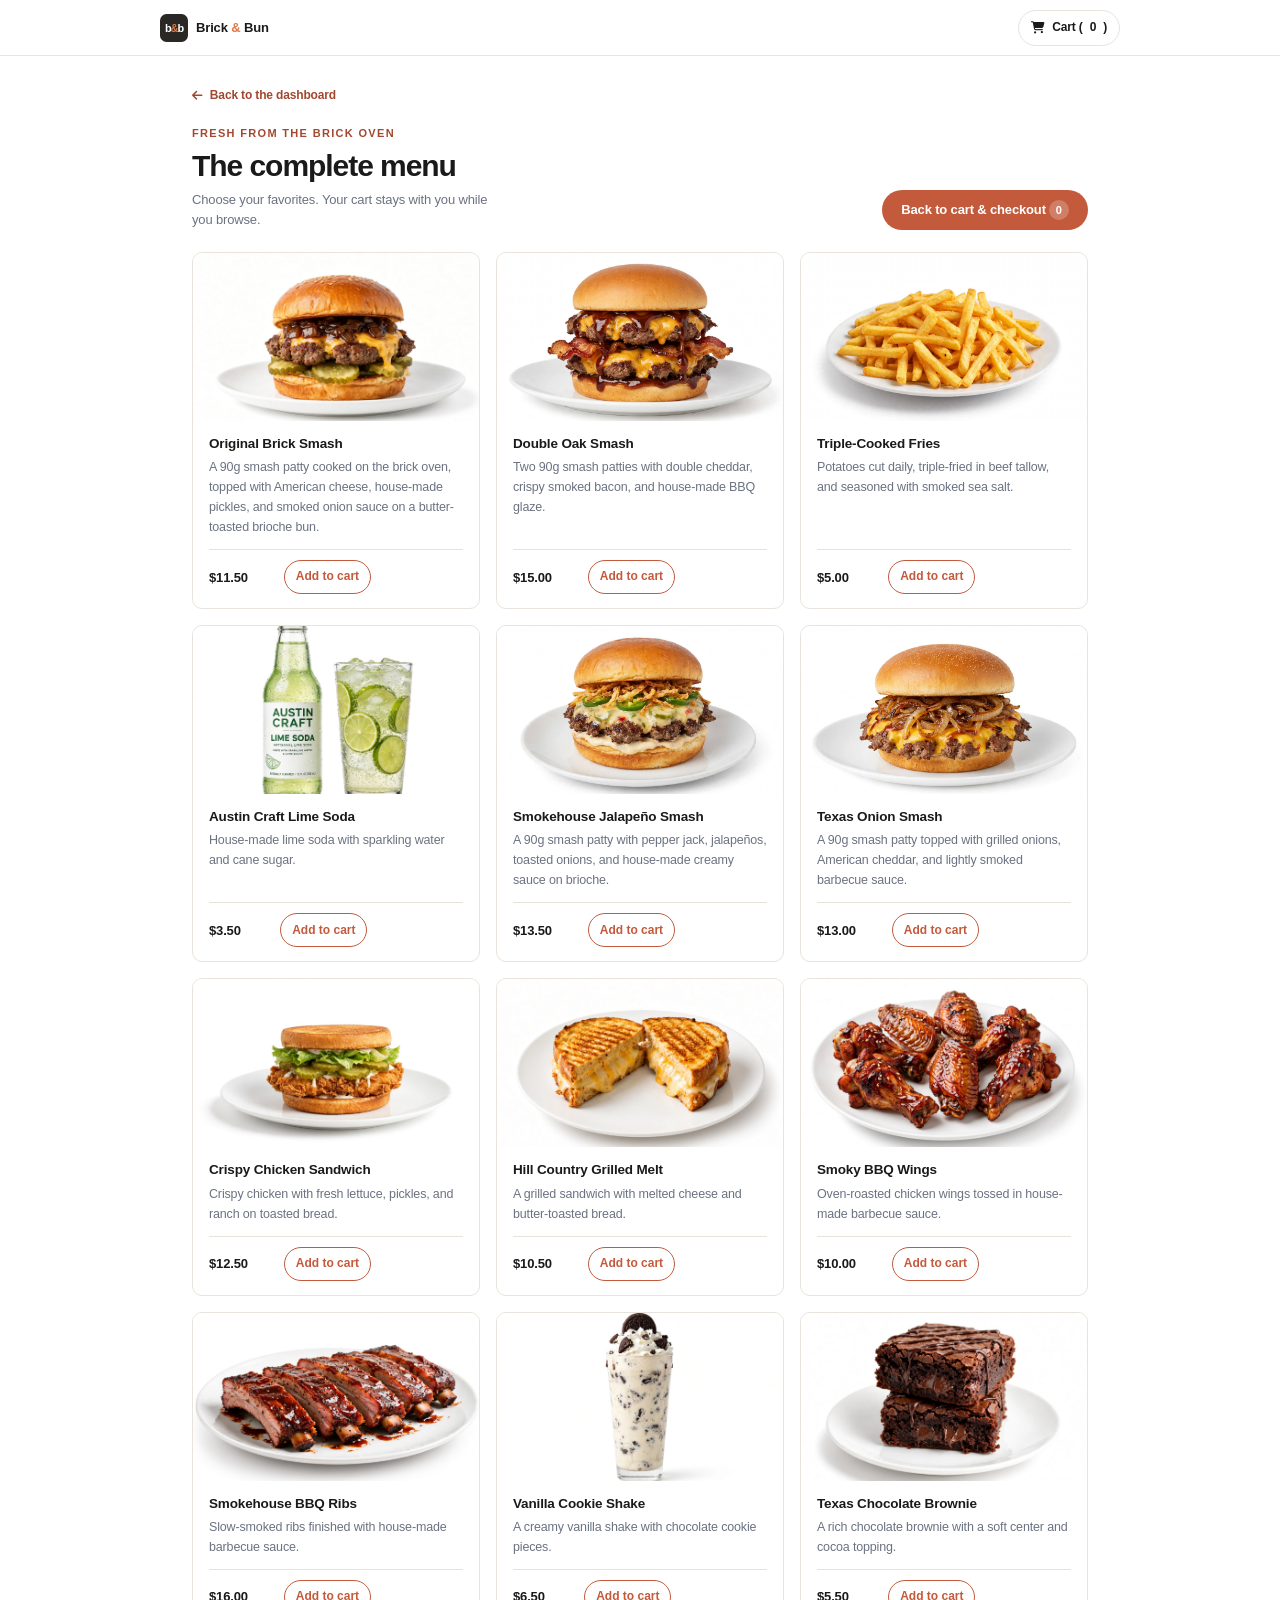
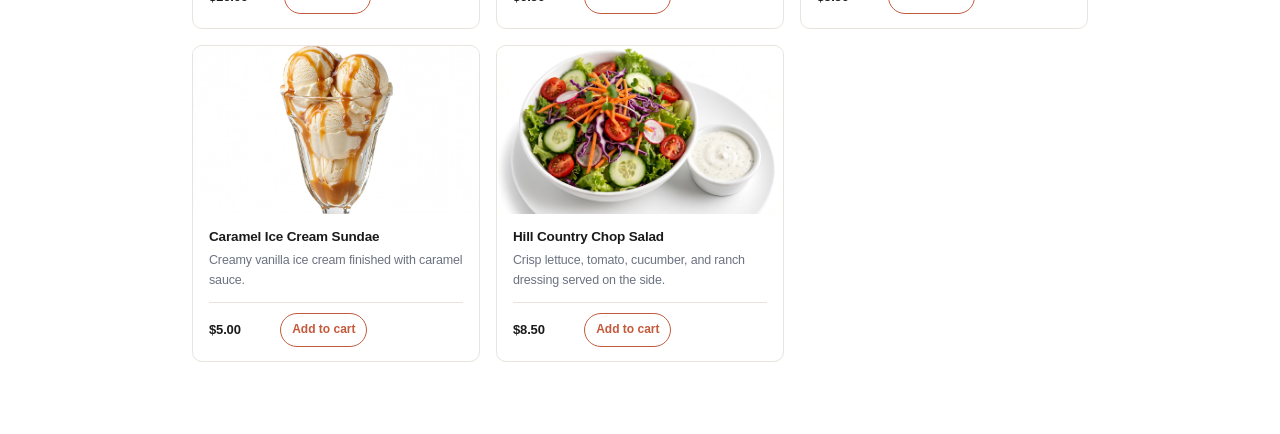
<file: menu.html>
<!DOCTYPE html>
<html lang="en-US">

<head>
  <!-- Core document metadata -->
  <meta charset="UTF-8">
  <meta name="viewport" content="width=device-width, initial-scale=1.0, viewport-fit=cover">

  <!-- Search engine metadata -->
  <title>Browse the complete menu | Brick &amp; Bun</title>
  <meta name="description" content="Explore Brick &amp; Bun's complete menu of brick-oven smash burgers and more. Choose your favorites and place an order in Austin, Texas.">
  <meta name="robots" content="index, follow, max-image-preview:large, max-snippet:-1, max-video-preview:-1">
  <link rel="canonical" href="https://brickandbun-domingos-cameme.vercel.app/menu">

  <!-- Progressive Web App metadata -->
  <link rel="manifest" href="/manifest.json">
  <meta name="theme-color" content="#c45a3c">
  <meta name="apple-mobile-web-app-capable" content="yes">
  <meta name="apple-mobile-web-app-status-bar-style" content="black-translucent">
  <meta name="apple-mobile-web-app-title" content="BRICK &amp; BUN">
  <link rel="apple-touch-icon" href="/assets/icons/apple-touch-icon.svg">

  <!-- Browser icon -->
  <link rel="icon" href="/favicon.svg" type="image/svg+xml">

  <!-- Open Graph metadata for link previews -->
  <meta property="og:type" content="website">
  <meta property="og:url" content="https://brickandbun-domingos-cameme.vercel.app/menu">
  <meta property="og:site_name" content="BRICK &amp; BUN">
  <meta property="og:locale" content="en_US">
  <meta property="og:title" content="Brick &amp; Bun Full Menu | Smash Burgers in Austin">
  <meta property="og:description" content="Explore Brick &amp; Bun's complete menu of brick-oven smash burgers and more. Choose your favorites and place an order in Austin, Texas.">
  <meta property="og:image" content="https://brickandbun-domingos-cameme.vercel.app/assets/images/og-cover.png">
  <meta property="og:image:width" content="1200">
  <meta property="og:image:height" content="630">
  <meta property="og:image:alt" content="90g smash burger on a toasted sesame brioche bun with melted cheddar, crisp lettuce, tomato and onion.">

  <!-- Twitter Card metadata for link previews -->
  <meta name="twitter:card" content="summary_large_image">
  <meta name="twitter:title" content="Brick &amp; Bun Full Menu | Smash Burgers in Austin">
  <meta name="twitter:description" content="Explore Brick &amp; Bun's complete menu of brick-oven smash burgers and more. Choose your favorites and place an order in Austin, Texas.">
  <meta name="twitter:image" content="https://brickandbun-domingos-cameme.vercel.app/assets/images/og-cover.png">

  <!-- Stylesheets -->
  <link rel="stylesheet" href="/assets/vendor/fontawesome/css/all.min.css">
  <link rel="stylesheet" href="/styles/style.css">
</head>

<body class="order-page">
  <!-- Site header and cart link -->
  <header class="order-header">
    <a class="logo" href="/">
      <img class="logo-mark" src="/favicon.svg" alt="" width="28" height="28" aria-hidden="true">
      <span>Brick <span class="brand-amp">&amp;</span> Bun</span>
    </a>

    <a class="order-header-cart" href="/checkout" aria-label="Go to cart, 0 items">
      <i class="fa-solid fa-cart-shopping" aria-hidden="true"></i>
      Cart (<span data-cart-count>0</span>)
    </a>
  </header>

  <!-- Main menu content -->
  <main class="order-page-main">
    <a class="order-back-link" href="/account">
      <i class="fa-solid fa-arrow-left" aria-hidden="true"></i>
      Back to the dashboard
    </a>

    <section aria-labelledby="full-menu-title">
      <div class="order-page-heading">
        <div>
          <p class="section-eyebrow">Fresh from the brick oven</p>
          <h1 id="full-menu-title">The complete menu</h1>
          <p>Choose your favorites. Your cart stays with you while you browse.</p>
        </div>

        <a class="button-primary" href="/checkout">
          Back to cart &amp; checkout
          <span class="order-cart-count" data-cart-count>0</span>
        </a>
      </div>
      
      <p class="order-flow-status" id="menu-status" role="status" aria-live="polite"></p>
      <div id="full-product-grid" class="product-grid full-product-grid" aria-live="polite"></div>
    </section>
  </main>

  <!-- Menu and Progressive Web App scripts -->
  <script type="module" src="/scripts/menu.js"></script>
  <script src="/scripts/pwa.js" defer></script>
</body>

</html>
</file>
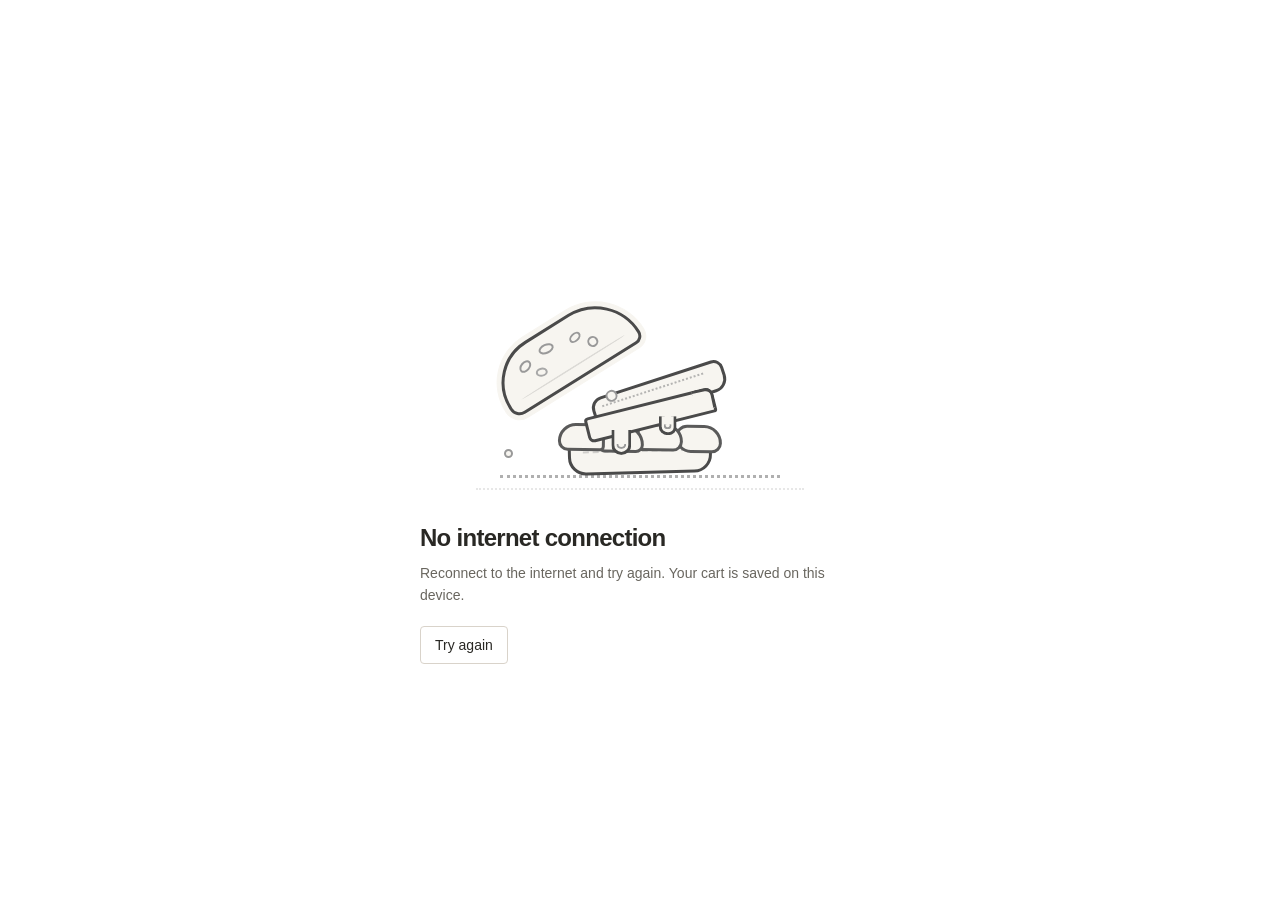
<file: offline.html>
<!DOCTYPE html>
<html lang="en-US">

<head>
  <!-- Core document metadata -->
  <meta charset="UTF-8">
  <meta name="viewport" content="width=device-width, initial-scale=1.0, viewport-fit=cover">
  
  <!-- Search engine metadata -->
  <title>You're offline</title>
  <meta name="robots" content="noindex, nofollow, noarchive, nosnippet, noimageindex">
  
  <!-- Progressive Web App metadata -->
  <link rel="manifest" href="/manifest.json">
  <link rel="icon" href="/favicon.svg" type="image/svg+xml">
  <meta name="theme-color" content="#c45a3c">

  <!-- Stylesheets -->
  <style>
    :root {
      color-scheme: light;
      font-family: Arial, Helvetica, sans-serif;
      background: #ffffff;
      color: #292824;
      font-synthesis: none;
      -webkit-font-smoothing: antialiased;
    }
  
    body {
      box-sizing: border-box;
      min-height: 100vh;
      margin: 0;
      display: grid;
      place-items: center;
      padding: 24px;
    }
  
    main {
      width: min(100%, 440px);
    }
  
    h1 {
      margin: 0 0 10px;
      font-size: 1.5rem;
      font-weight: 650;
      letter-spacing: -0.03em;
    }
  
    p {
      margin: 0;
      color: #69665f;
      font-size: 0.875rem;
      line-height: 1.6;
    }
  
    button {
      margin-top: 20px;
      padding: 10px 14px;
      border: 1px solid #d9d3ca;
      border-radius: 4px;
      background: transparent;
      color: inherit;
      font: inherit;
      font-size: 0.875rem;
      cursor: pointer;
    }
  
    button:hover {
      border-color: #c45a3c;
      color: #9e432b;
    }
  
    button:focus-visible {
      outline: 2px solid #c45a3c;
      outline-offset: 3px;
    }
  </style>

  <style>
    .offline-illustration {
      width: 100%;
      display: flex;
      justify-content: center;
      margin-bottom: 28px;
    }
  
    .offline-illustration .scene {
      position: relative;
      width: 340px;
      height: 260px;
      isolation: isolate;
    }
  
    .offline-illustration .scene.shake {
      animation: shake 0.35s ease;
    }
  
    @keyframes shake {
      0%,100% { transform: translateX(0) }
      25% { transform: translateX(-2px) rotate(-0.5deg) }
      75% { transform: translateX(2px) rotate(0.5deg) }
    }
  
    .offline-illustration .floor {
      position: absolute;
      left: 50%;
      bottom: 18px;
      transform: translateX(-50%);
      width: 280px;
      height: 0;
      border-top: 3px dotted #a8a8a8;
      opacity: 0.9;
      z-index: 0;
    }
  
    .offline-illustration .floor::after {
      content: '';
      position: absolute;
      left: -24px;
      right: -24px;
      top: 10px;
      height: 0;
      border-top: 2px dotted #cccccc;
      opacity: 0.5;
    }
    
    .offline-illustration .bun-top,
    .offline-illustration .bun-bottom,
    .offline-illustration .patty,
    .offline-illustration .cheese,
    .offline-illustration .lettuce-bump,
    .offline-illustration .sesame,
    .offline-illustration .crumb,
    .offline-illustration .cheese-drip {
      background: #f7f5f0;
    }
  
    .offline-illustration .bun-bottom {
      position: absolute;
      left: 50%;
      bottom: 22px;
      width: 138px;
      height: 28px;
      transform: translateX(-50%) rotate(-1.5deg);
      border: 3px solid #4a4a4a;
      border-radius: 5px 5px 18px 18px;
      z-index: 1;
    }
  
    .offline-illustration .bun-bottom::before {
      content: '';
      position: absolute;
      left: 12px;
      right: 12px;
      top: 7px;
      height: 0;
      border-top: 2px dashed #999;
      opacity: 0.4;
    }
  
    .offline-illustration .lettuce {
      position: absolute;
      left: 50%;
      bottom: 46px;
      width: 164px;
      height: 26px;
      transform: translateX(-50%) rotate(1deg);
      z-index: 2;
      display: flex;
      justify-content: center;
      pointer-events: none;
    }
  
    .offline-illustration .lettuce-bump {
      width: 46px;
      height: 22px;
      border: 3px solid #5a5a5a;
      border-radius: 18px 18px 6px 6px;
      margin-left: -8px;
      position: relative;
      z-index: 1;
    }
  
    .offline-illustration .lettuce-bump:first-child { margin-left: 0; border-radius: 22px 14px 6px 12px; z-index: 4; }
    .offline-illustration .lettuce-bump:nth-child(2) { border-radius: 16px 20px 8px 8px; transform: translateY(1px); z-index: 3; }
    .offline-illustration .lettuce-bump:nth-child(3) { border-radius: 14px 22px 12px 6px; transform: translateY(-1px); z-index: 2; }
    .offline-illustration .lettuce-bump:nth-child(4) { border-radius: 12px 18px 10px 16px; z-index: 1; }

    .offline-illustration .patty {
      position: absolute;
      left: 50%;
      bottom: 86px;
      width: 132px;
      height: 26px;
      transform: translateX(-36%) rotate(-18deg);
      border: 3px solid #4a4a4a;
      border-radius: 12px 10px 14px 9px;
      z-index: 3;
    }
  
    .offline-illustration .patty::before {
      content: '';
      position: absolute;
      left: 8px;
      right: 18px;
      top: 6px;
      height: 0;
      border-top: 2px dotted #999;
      opacity: 0.7;
    }
  
    .offline-illustration .patty::after {
      content: '';
      position: absolute;
      left: 14px;
      top: -6px;
      width: 8px;
      height: 8px;
      border: 2px solid #999;
      border-radius: 50%;
      background: #f7f5f0;
    }

    .offline-illustration .cheese {
      position: absolute;
      left: 50%;
      bottom: 68px;
      width: 126px;
      height: 20px;
      transform: translateX(-42%) rotate(-14deg);
      border: 3px solid #4a4a4a;
      border-radius: 4px 8px 3px 6px;
      z-index: 4;
    }
  
    .offline-illustration .cheese::before {
      content: '';
      position: absolute;
      right: -3px;
      top: -3px;
      width: 18px;
      height: 18px;
      border-right: 3px solid #4a4a4a;
      border-top: 3px solid #4a4a4a;
      border-radius: 0 8px 0 0;
      background: #f7f5f0;
      transform: rotate(2deg);
    }
  
    .offline-illustration .cheese-drip {
      position: absolute;
      border: 3px solid #4a4a4a;
      border-top: none;
      z-index: 1;
    }
  
    .offline-illustration .cheese-drip.d1 {
      left: 18px;
      top: 17px;
      width: 14px;
      height: 22px;
      border-radius: 0 0 10px 10px;
      transform: rotate(14deg);
    }
  
    .offline-illustration .cheese-drip.d2 {
      left: 68px;
      top: 15px;
      width: 12px;
      height: 16px;
      border-radius: 0 0 8px 9px;
      transform: rotate(14deg);
    }
  
    .offline-illustration .cheese-drip.d1::after, 
    .offline-illustration .cheese-drip.d2::after {
      content: '';
      position: absolute;
      left: 2px;
      right: 2px;
      bottom: 3px;
      height: 3px;
      border: 2px solid #999;
      border-top: none;
      border-radius: 0 0 6px 6px;
      background: #f7f5f0;
    }

    .offline-illustration .bun-top {
      position: absolute;
      left: 18px;
      bottom: 112px;
      width: 146px;
      height: 56px;
      transform: rotate(-32deg);
      border: 3px solid #4a4a4a;
      border-radius: 52px 56px 10px 12px;
      z-index: 5;
      box-shadow: 0 0 0 4px #f7f5f0, 0 0 0 5px #f7f5f0;
    }
  
    .offline-illustration .bun-top::before {
      content: '';
      position: absolute;
      left: 12px;
      right: 12px;
      bottom: 10px;
      height: 0;
      border-top: 2px solid #4a4a4a;
      border-radius: 50%;
      opacity: 0.15;
    }
  
    .offline-illustration .sesame {
      position: absolute;
      width: 10px;
      height: 6px;
      border: 2px solid #999;
      border-radius: 50%;
    }
  
    .offline-illustration .sesame.s1 { left: 26px; top: 14px; transform: rotate(-18deg); }
    .offline-illustration .sesame.s2 { left: 52px; top: 10px; width: 12px; transform: rotate(8deg); }
    .offline-illustration .sesame.s3 { left: 84px; top: 16px; width: 9px; height: 5px; transform: rotate(-12deg); }
    .offline-illustration .sesame.s4 { left: 38px; top: 28px; width: 8px; height: 5px; transform: rotate(22deg); border-color: #a8a8a8; }
    .offline-illustration .sesame.s5 { left: 98px; top: 28px; width: 7px; height: 7px; border-radius: 50%; }

    .offline-illustration .crumb {
      position: absolute;
      border: 2px solid #999;
      border-radius: 50%;
      z-index: 0;
    }
  
    .offline-illustration .crumb.c1 { left: 196px; bottom: 98px; width: 6px; height: 6px; }
    .offline-illustration .crumb.c2 { left: 218px; bottom: 42px; width: 4px; height: 4px; border-color: #bbbbbb; }
    .offline-illustration .crumb.c3 { left: 34px; bottom: 38px; width: 5px; height: 5px; }

    @media (max-width: 480px) {
      .offline-illustration .scene { transform: scale(0.85); transform-origin: center bottom; }
    }
  </style>
</head>

<body>
  <main>
    <div class="offline-illustration" aria-label="minimalist illustration of hamburger falling">
      <div class="scene">
        <div class="bun-top"><i class="sesame s1"></i><i class="sesame s2"></i><i class="sesame s3"></i><i class="sesame s4"></i><i class="sesame s5"></i></div>
        <div class="patty"></div>
        <div class="cheese"><i class="cheese-drip d1"></i><i class="cheese-drip d2"></i></div>
        <div class="lettuce"><div class="lettuce-bump"></div><div class="lettuce-bump"></div><div class="lettuce-bump"></div><div class="lettuce-bump"></div></div>
        <div class="bun-bottom"></div>
        <i class="crumb c1"></i><i class="crumb c2"></i><i class="crumb c3"></i>
        <div class="floor"></div>
      </div>
    </div>

    <h1>No internet connection</h1>
    <p>Reconnect to the internet and try again. Your cart is saved on this device.</p>
    <button type="button" onclick="window.location.reload()">Try again</button>
  </main>
</body>
</html>
</file>
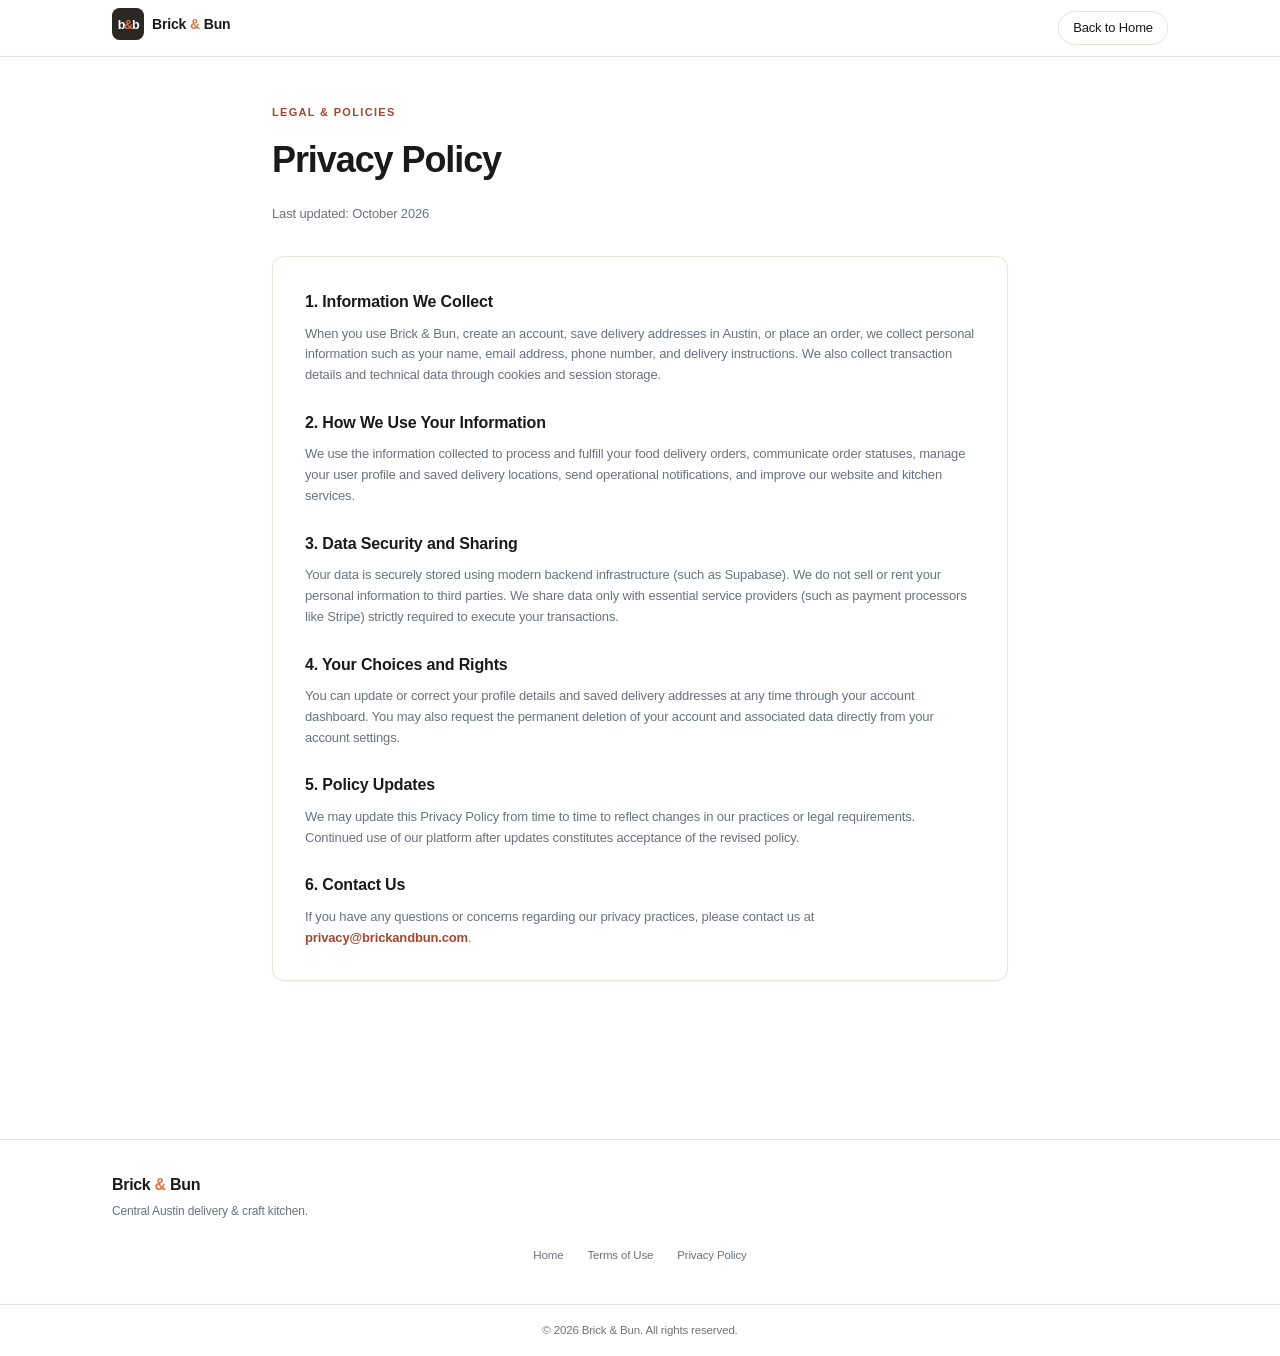
<file: privacy.html>
<!DOCTYPE html>
<html lang="en-US">

<head>
  <!-- Core document metadata -->
  <meta charset="UTF-8">
  <meta name="viewport" content="width=device-width, initial-scale=1.0, viewport-fit=cover">
  
  <!-- Search engine metadata -->
  <title>Privacy Policy — Brick &amp; Bun</title>
  <meta name="robots" content="noindex, nofollow, noarchive, nosnippet, noimageindex">
  
  <!-- Progressive Web App metadata -->
  <link rel="manifest" href="/manifest.json">
  <link rel="icon" href="/favicon.svg" type="image/svg+xml">
  <meta name="theme-color" content="#c45a3c">
  
  <!-- Assets -->
  <link rel="stylesheet" href="/styles/style.css">
</head>

<body>

  <!-- Header -->
  <header class="header">
    <div class="container header-container">
      <!-- Brand -->
      <div class="header-left">
        <a href="#hero" class="logo">
          <img class="logo-mark" src="/favicon.svg" alt="" width="32" height="32" aria-hidden="true">
          <span>Brick <span class="brand-amp">&amp;</span> Bun</span>
        </a>
      </div>
      
      <div class="header-right">
        <a href="/" class="auth-link">Back to Home</a>
      </div>         
    </div>    
  </header>

  <!-- Main Content Layout -->
  <main class="container" style="padding-top: 48px; padding-bottom: 80px; max-width: 800px;">
    
    <div style="margin-bottom: 32px;">
      <p class="section-eyebrow">Legal & Policies</p>
      <h1 style="font-size: clamp(28px, 4vw, 36px); font-weight: 700; letter-spacing: -0.03em; margin: 0 0 12px;">Privacy Policy</h1>
      <p style="color: var(--text-muted); font-size: 13px;">Last updated: October 2026</p>
    </div>

    <!-- Legal Document Card Style -->
    <div class="card" style="padding: 32px; border: 1px solid var(--border-color); border-radius: 12px; background: #fff; box-shadow: 0 1px 2px rgb(26 26 26 / 3%); display: grid; gap: 24px;">
      
      <!-- Section 1 -->
      <section style="display: grid; gap: 8px;">
        <h2 style="font-size: 16px; font-weight: 700; margin: 0;">1. Information We Collect</h2>
        <p style="margin: 0; color: var(--text-muted); font-size: 13px; line-height: 1.6;">
          When you use Brick & Bun, create an account, save delivery addresses in Austin, or place an order, we collect personal information such as your name, email address, phone number, and delivery instructions. We also collect transaction details and technical data through cookies and session storage.
        </p>
      </section>

      <!-- Section 2 -->
      <section style="display: grid; gap: 8px;">
        <h2 style="font-size: 16px; font-weight: 700; margin: 0;">2. How We Use Your Information</h2>
        <p style="margin: 0; color: var(--text-muted); font-size: 13px; line-height: 1.6;">
          We use the information collected to process and fulfill your food delivery orders, communicate order statuses, manage your user profile and saved delivery locations, send operational notifications, and improve our website and kitchen services.
        </p>
      </section>

      <!-- Section 3 -->
      <section style="display: grid; gap: 8px;">
        <h2 style="font-size: 16px; font-weight: 700; margin: 0;">3. Data Security and Sharing</h2>
        <p style="margin: 0; color: var(--text-muted); font-size: 13px; line-height: 1.6;">
          Your data is securely stored using modern backend infrastructure (such as Supabase). We do not sell or rent your personal information to third parties. We share data only with essential service providers (such as payment processors like Stripe) strictly required to execute your transactions.
        </p>
      </section>

      <!-- Section 4 -->
      <section style="display: grid; gap: 8px;">
        <h2 style="font-size: 16px; font-weight: 700; margin: 0;">4. Your Choices and Rights</h2>
        <p style="margin: 0; color: var(--text-muted); font-size: 13px; line-height: 1.6;">
          You can update or correct your profile details and saved delivery addresses at any time through your account dashboard. You may also request the permanent deletion of your account and associated data directly from your account settings.
        </p>
      </section>

      <!-- Section 5 -->
      <section style="display: grid; gap: 8px;">
        <h2 style="font-size: 16px; font-weight: 700; margin: 0;">5. Policy Updates</h2>
        <p style="margin: 0; color: var(--text-muted); font-size: 13px; line-height: 1.6;">
          We may update this Privacy Policy from time to time to reflect changes in our practices or legal requirements. Continued use of our platform after updates constitutes acceptance of the revised policy.
        </p>
      </section>

      <!-- Section 6 -->
      <section style="display: grid; gap: 8px;">
        <h2 style="font-size: 16px; font-weight: 700; margin: 0;">6. Contact Us</h2>
        <p style="margin: 0; color: var(--text-muted); font-size: 13px; line-height: 1.6;">
          If you have any questions or concerns regarding our privacy practices, please contact us at <a href="mailto:privacy@brickandbun.com" style="color: var(--brand-orange-dark); font-weight: 600;">privacy@brickandbun.com</a>.
        </p>
      </section>

    </div>

  </main>

  <!-- Footer -->
  <footer class="footer">
    <div class="footer-grid">
      <div class="footer-brand">
        <span class="footer-logo">Brick <span class="brand-amp">&</span> Bun</span>
        <p>Central Austin delivery & craft kitchen.</p>
      </div>
      <div class="footer-links">
        <a href="/">Home</a>
        <a href="/terms">Terms of Use</a>
        <a href="/privacy">Privacy Policy</a>
      </div>
    </div>
    <div class="footer-bottom">
      <div class="container">
        <p>&copy; 2026 Brick & Bun. All rights reserved.</p>
      </div>
    </div>
  </footer>

</body>
</html>
</file>
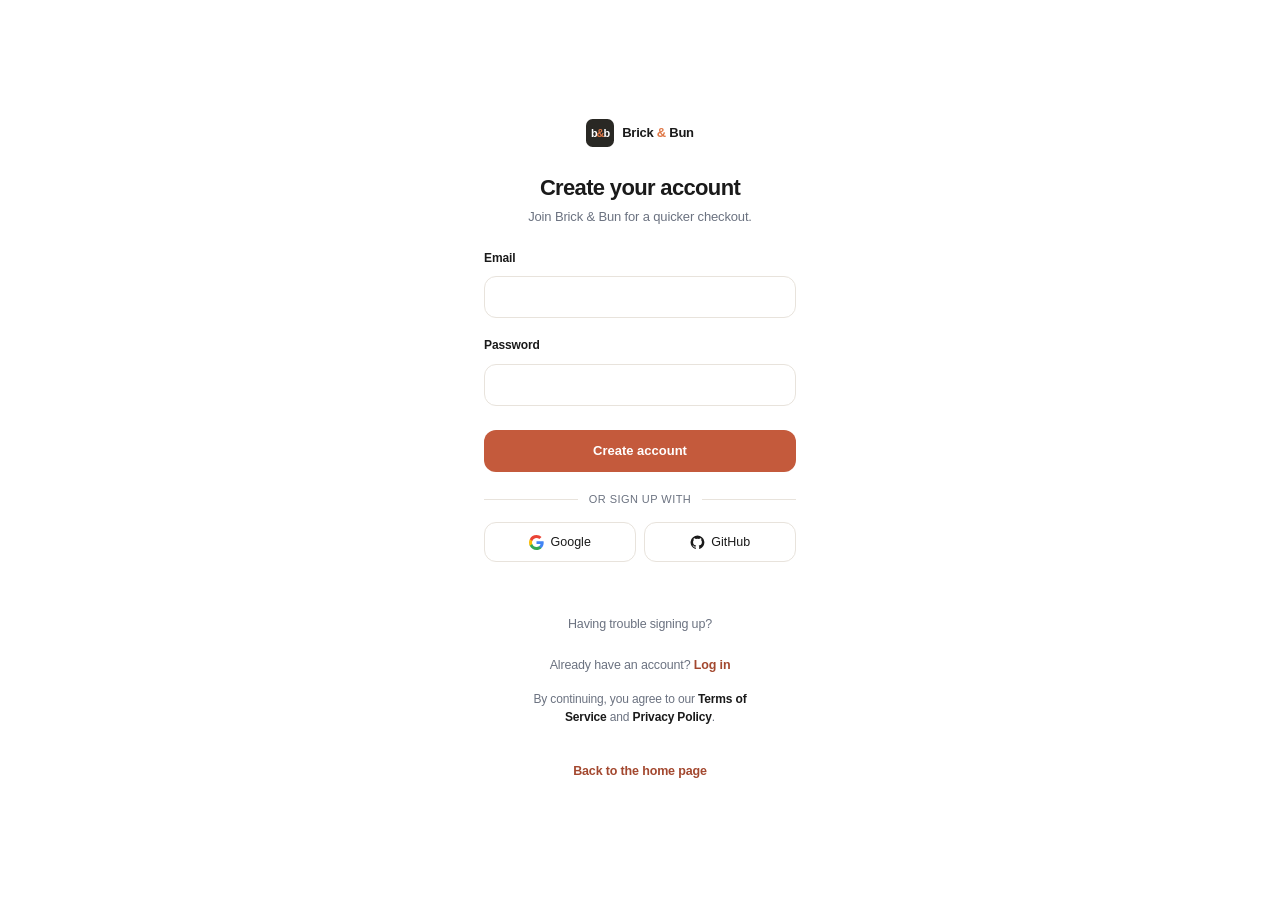
<file: signup.html>
<!DOCTYPE html>
<html lang="en-US">

<head>
  <!-- Core document metadata -->
  <meta charset="UTF-8">
  <meta name="viewport" content="width=device-width, initial-scale=1.0, viewport-fit=cover">

  <!-- Search engine metadata -->
  <title>Sign up | Brick &amp; Bun</title>
  <meta name="robots" content="noindex, nofollow, noarchive, nosnippet, noimageindex">

  <!-- Progressive Web App metadata -->
  <link rel="manifest" href="/manifest.json">
  <link rel="apple-touch-icon" href="/assets/icons/apple-touch-icon.svg">

  <meta name="theme-color" content="#c45a3c">
  <meta name="apple-mobile-web-app-capable" content="yes">
  <meta name="apple-mobile-web-app-status-bar-style" content="black-translucent">
  <meta name="apple-mobile-web-app-title" content="BRICK &amp; BUN">

  <!-- Browser icon -->
  <link rel="icon" href="/favicon.svg" type="image/svg+xml">

  <!-- Stylesheets -->
  <link rel="stylesheet" href="/styles/style.css">
</head>

<body class="auth-page-shell auth-linear">
  <main class="auth-page" data-auth-page data-auth-mode="signup">

    <!-- Brand and page introduction -->
    <a class="auth-brand" href="/">
      <img class="logo-mark" src="/favicon.svg" alt="" aria-hidden="true">
      <span>Brick <span class="brand-amp">&amp;</span> Bun</span>
    </a>

    <header class="auth-linear-header">
      <h1 id="auth-title">Create your account</h1>
      <p>Join Brick &amp; Bun for a quicker checkout.</p>
    </header>

    <form class="auth-form" data-email-form>
      <label for="signup-email">Email</label>
      <input id="signup-email" name="email" type="email" autocomplete="email" required>
      <label for="signup-password">Password</label>
      <input id="signup-password" name="password" type="password" autocomplete="new-password" minlength="8" required>
      <button class="auth-submit" type="submit">Create account</button>
    </form>

    <p class="auth-status" data-auth-status role="status" aria-live="polite"></p>

    <!-- Social signup providers -->
    <div class="auth-divider">
      <span>or sign up with</span>
    </div>

    <div class="oauth-buttons">
      <button type="button" data-oauth-provider="google">
        <svg class="oauth-brand-icon" viewBox="0 0 24 24" aria-hidden="true">
          <path fill="#4285F4" d="M23.49 12.27c0-.79-.07-1.54-.2-2.27H12v4.3h6.44a5.5 5.5 0 0 1-2.39 3.61v2.77h3.87c2.26-2.08 3.57-5.15 3.57-8.41Z" />
          <path fill="#34A853" d="M12 24c3.24 0 5.96-1.08 7.95-2.92l-3.87-2.99c-1.08.72-2.46 1.14-4.08 1.14-3.14 0-5.8-2.12-6.75-4.98H1.25v3.09A12 12 0 0 0 12 24Z" />
          <path fill="#FBBC05" d="M5.25 14.25a7.2 7.2 0 0 1 0-4.5V6.66h-4A12 12 0 0 0 0 12c0 1.94.47 3.78 1.25 5.34l4-3.09Z" />
          <path fill="#EA4335" d="M12 4.77c1.77 0 3.36.61 4.61 1.81l3.45-3.45C17.96 1.17 15.24 0 12 0A12 12 0 0 0 1.25 6.66l4 3.09C6.2 6.89 8.86 4.77 12 4.77Z" />
        </svg>
        Google
      </button>

      <button type="button" data-oauth-provider="github">
        <svg class="oauth-brand-icon" viewBox="0 0 24 24" aria-hidden="true" fill="currentColor">
          <path d="M12 .9a11.1 11.1 0 0 0-3.51 21.63c.56.1.76-.24.76-.54v-2.1c-3.1.67-3.76-1.32-3.76-1.32-.51-1.29-1.24-1.63-1.24-1.63-1.01-.69.08-.68.08-.68 1.12.08 1.71 1.15 1.71 1.15.99 1.7 2.59 1.21 3.22.93.1-.72.39-1.21.7-1.49-2.48-.28-5.09-1.24-5.09-5.52 0-1.22.44-2.22 1.15-3-.12-.28-.5-1.42.11-2.96 0 0 .94-.3 3.05 1.14a10.6 10.6 0 0 1 5.55 0c2.11-1.44 3.05-1.14 3.05-1.14.61 1.54.23 2.68.11 2.96.72.78 1.15 1.78 1.15 3 0 4.29-2.62 5.24-5.11 5.51.4.34.75 1.02.75 2.06v3.06c0 .3.2.65.77.54A11.1 11.1 0 0 0 12 .9Z" />
        </svg>
        GitHub
      </button>
    </div>

    <!-- Support, account, and legal links -->
    <div class="auth-extra-links">
      <a href="#" class="auth-help-link">Having trouble signing up?</a>
    </div>

    <p class="auth-switch">Already have an account? <a href="/login">Log in</a></p>
    <p class="auth-legal">By continuing, you agree to our <a href="/terms">Terms of Service</a> and <a href="/privacy">Privacy Policy</a>.</p>
    <a class="auth-back-link" href="/">Back to the home page</a>
  </main>

  <!-- Page behavior and progressive web app support -->
  <script type="module" src="/scripts/auth-page.js"></script>
  <script src="/scripts/pwa.js" defer></script>
</body>

</html>
</file>
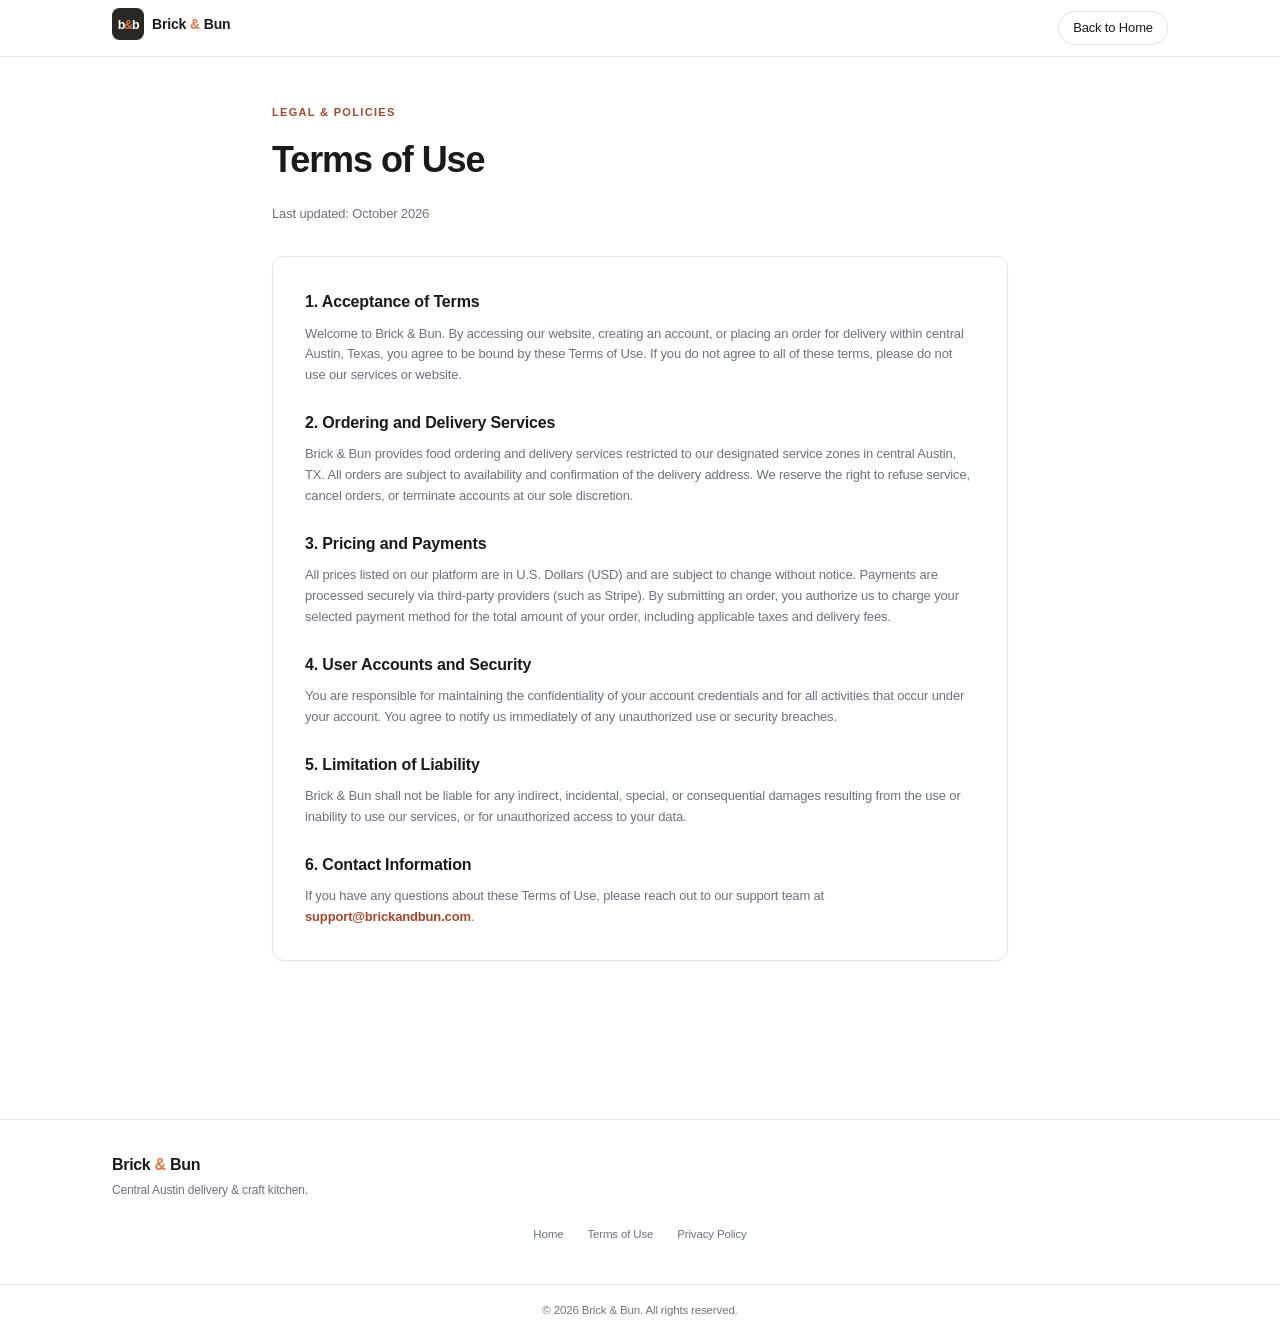
<file: terms.html>
<!DOCTYPE html>
<html lang="en-US">

<head>
  <!-- Core document metadata -->
  <meta charset="UTF-8">
  <meta name="viewport" content="width=device-width, initial-scale=1.0, viewport-fit=cover">
  
  <!-- Search engine metadata -->
  <title>Terms of Use — Brick &amp; Bun</title>
  <meta name="robots" content="noindex, nofollow, noarchive, nosnippet, noimageindex">
  
  <!-- Progressive Web App metadata -->
  <link rel="manifest" href="/manifest.json">
  <link rel="icon" href="/favicon.svg" type="image/svg+xml">
  <meta name="theme-color" content="#c45a3c">
  
  <!-- Assets -->
  <link rel="stylesheet" href="/styles/style.css">
</head>

<body>
  
  <!-- Header -->
  <header class="header">
    <div class="container header-container">
      <!-- Brand -->
      <div class="header-left">
        <a href="#hero" class="logo">
          <img class="logo-mark" src="/favicon.svg" alt="" width="32" height="32" aria-hidden="true">
          <span>Brick <span class="brand-amp">&amp;</span> Bun</span>
        </a>
      </div>
      
      <div class="header-right">
        <a href="/" class="auth-link">Back to Home</a>
      </div>         
    </div>    
  </header>

  <!-- Main Content Layout -->
  <main class="container" style="padding-top: 48px; padding-bottom: 80px; max-width: 800px;">
    
    <div style="margin-bottom: 32px;">
      <p class="section-eyebrow">Legal & Policies</p>
      <h1 style="font-size: clamp(28px, 4vw, 36px); font-weight: 700; letter-spacing: -0.03em; margin: 0 0 12px;">Terms of Use</h1>
      <p style="color: var(--text-muted); font-size: 13px;">Last updated: October 2026</p>
    </div>

    <!-- Legal Document Card Style -->
    <div class="card" style="padding: 32px; border: 1px solid var(--border-color); border-radius: 12px; background: #fff; box-shadow: 0 1px 2px rgb(26 26 26 / 3%); display: grid; gap: 24px;">
      
      <!-- Section 1 -->
      <section style="display: grid; gap: 8px;">
        <h2 style="font-size: 16px; font-weight: 700; margin: 0;">1. Acceptance of Terms</h2>
        <p style="margin: 0; color: var(--text-muted); font-size: 13px; line-height: 1.6;">
          Welcome to Brick & Bun. By accessing our website, creating an account, or placing an order for delivery within central Austin, Texas, you agree to be bound by these Terms of Use. If you do not agree to all of these terms, please do not use our services or website.
        </p>
      </section>

      <!-- Section 2 -->
      <section style="display: grid; gap: 8px;">
        <h2 style="font-size: 16px; font-weight: 700; margin: 0;">2. Ordering and Delivery Services</h2>
        <p style="margin: 0; color: var(--text-muted); font-size: 13px; line-height: 1.6;">
          Brick & Bun provides food ordering and delivery services restricted to our designated service zones in central Austin, TX. All orders are subject to availability and confirmation of the delivery address. We reserve the right to refuse service, cancel orders, or terminate accounts at our sole discretion.
        </p>
      </section>

      <!-- Section 3 -->
      <section style="display: grid; gap: 8px;">
        <h2 style="font-size: 16px; font-weight: 700; margin: 0;">3. Pricing and Payments</h2>
        <p style="margin: 0; color: var(--text-muted); font-size: 13px; line-height: 1.6;">
          All prices listed on our platform are in U.S. Dollars (USD) and are subject to change without notice. Payments are processed securely via third-party providers (such as Stripe). By submitting an order, you authorize us to charge your selected payment method for the total amount of your order, including applicable taxes and delivery fees.
        </p>
      </section>

      <!-- Section 4 -->
      <section style="display: grid; gap: 8px;">
        <h2 style="font-size: 16px; font-weight: 700; margin: 0;">4. User Accounts and Security</h2>
        <p style="margin: 0; color: var(--text-muted); font-size: 13px; line-height: 1.6;">
          You are responsible for maintaining the confidentiality of your account credentials and for all activities that occur under your account. You agree to notify us immediately of any unauthorized use or security breaches.
        </p>
      </section>

      <!-- Section 5 -->
      <section style="display: grid; gap: 8px;">
        <h2 style="font-size: 16px; font-weight: 700; margin: 0;">5. Limitation of Liability</h2>
        <p style="margin: 0; color: var(--text-muted); font-size: 13px; line-height: 1.6;">
          Brick & Bun shall not be liable for any indirect, incidental, special, or consequential damages resulting from the use or inability to use our services, or for unauthorized access to your data.
        </p>
      </section>

      <!-- Section 6 -->
      <section style="display: grid; gap: 8px;">
        <h2 style="font-size: 16px; font-weight: 700; margin: 0;">6. Contact Information</h2>
        <p style="margin: 0; color: var(--text-muted); font-size: 13px; line-height: 1.6;">
          If you have any questions about these Terms of Use, please reach out to our support team at <a href="mailto:support@brickandbun.com" style="color: var(--brand-orange-dark); font-weight: 600;">support@brickandbun.com</a>.
        </p>
      </section>

    </div>

  </main>

  <!-- Footer -->
  <footer class="footer">
    <div class="footer-grid">
      <div class="footer-brand">
        <span class="footer-logo">Brick <span class="brand-amp">&</span> Bun</span>
        <p>Central Austin delivery & craft kitchen.</p>
      </div>
      <div class="footer-links">
        <a href="/">Home</a>
        <a href="/terms">Terms of Use</a>
        <a href="/privacy">Privacy Policy</a>
      </div>
    </div>
    <div class="footer-bottom">
      <div class="container">
        <p>&copy; 2026 Brick & Bun. All rights reserved.</p>
      </div>
    </div>
  </footer>

</body>
</html>
</file>
<file: styles/style.css>
:root {
  --bg-main: #fff;
  --bg-hero: #fff;
  --text-dark: #1a1a1a;
  --brand-orange: #c45a3c;
  --brand-orange-dark: #a3482f;
  --card-bg: #fff;
  --text-muted: #6b7280;
  --border-color: #e8e3dc;
  --font-base: "Segoe UI", -apple-system, BlinkMacSystemFont, "Helvetica Neue", Roboto, Arial, sans-serif;
  --content-max: 1000px;
  --content-pad: 32px;
}

html {
  font-size: 16px;
  scroll-behavior: smooth;
  scroll-padding-top: 72px;
}

* {
  box-sizing: border-box;
}

body {
  width: 100%;
  max-width: var(--content-max);
  margin: 0 auto;
  font-family: var(--font-base);
  font-size: 14px;
  line-height: 1.65;
  letter-spacing: -0.011em;
  background: var(--bg-main);
  color: var(--text-dark);
  -webkit-font-smoothing: antialiased;
  -moz-osx-font-smoothing: grayscale;
}

button,
a {
  -webkit-tap-highlight-color: transparent;
}

button {
  font: inherit;
}

a {
  color: inherit;
  text-decoration: none;
}

button:focus-visible,
a:focus-visible {
  outline: 2px solid var(--brand-orange);
  outline-offset: 3px;
}

[hidden] {
  display: none !important;
}

.container {
  width: 100%;
  max-width: var(--content-max);
  margin: 0 auto;
  padding: 0 var(--content-pad);
}

.header {
  position: sticky;
  top: 0;
  z-index: 30;
  width: 100%;
  background: var(--bg-main);
  border-bottom: 1px solid var(--border-color);
}

.header-container {
  display: flex;
  align-items: center;
  justify-content: space-between;
  min-height: 56px;
  max-width: var(--content-max);
  margin: 0 auto;
  padding: 0 var(--content-pad);
  gap: 12px;
}

.header-left {
  flex: 1 1 0;
}

.header-center {
  display: flex;
  align-items: center;
  gap: 24px;
}

.header-right {
  display: flex;
  align-items: center;
  justify-content: flex-end;
  gap: 8px;
  flex: 1 1 0;
}

main {
  padding-inline: 24px;
}

.logo {
  display: inline-flex;
  align-items: center;
  gap: 8px;
  font-size: 14px;
  font-weight: 700;
  white-space: nowrap;
  line-height: 1;
  text-decoration: none;
  color: var(--text-dark);
}

.logo-mark {
  width: 32px;
  height: 32px;
  flex: 0 0 32px;
  display: grid;
  place-items: center;
  border-radius: 50%;
  background: #000;
  color: #fff;
  font-size: 11px;
  font-weight: 700;
}

.logo .logo-mark {
  border-radius: 0;
  background: transparent;
  object-fit: contain;
}

.brand-amp {
  color: #df7847;
}

.desktop-nav {
  display: flex;
  align-items: center;
  justify-content: center;
  gap: 24px;
}

.desktop-nav a {
  display: inline-flex;
  align-items: center;
  color: var(--text-muted);
  font-size: 13px;
  font-weight: 500;
  text-decoration: none;
}

.auth-link {
  display: inline-flex;
  min-height: 30px;
  align-items: center;
  padding: .32rem .88rem;
  font-size: 13px;
  border: 1px solid var(--border-color);
  border-radius: 999px;
  background: transparent;
  color: var(--text-dark);
  font-weight: 500;
  text-decoration: none;
  white-space: nowrap;
}

.auth-link-primary {
  border-color: var(--brand-orange);
  color: var(--brand-orange);
  font-weight: 600;
}

.auth-link:hover {
  background: #f8f6f2;
}

.auth-link-primary:hover {
  background: rgb(196 90 60 / 8%);
  color: var(--brand-orange-dark);
}

.cart-trigger {
  display: inline-flex;
  align-items: center;
  gap: 6px;
  padding: 5px 10px;
  border: 1px solid var(--border-color);
  border-radius: 999px;
  background: #fff;
  font-size: 12.5px;
  font-weight: 500;
  cursor: pointer;
}

.hero {
  display: flex;
  width: 100%;
  min-height: auto;
  align-items: center;
  padding: 64px 0 56px 0;
  background: var(--bg-hero);
}

.hero>.container {
  width: 100%;
  max-width: var(--content-max);
  margin: 0 auto;
}

.hero-layout {
  display: grid;
  grid-template-columns: minmax(0, 1fr) minmax(0, 1fr);
  align-items: center;
  gap: 32px;
}

.hero-content {
  max-width: 580px;
}

.hero-media {
  display: flex;
  justify-content: center;
  align-items: center;
}

.hero-image-frame {
  width: min(100%, 360px);
  aspect-ratio: 1;
  overflow: hidden;
  border: 4px solid #fff;
  border-radius: 50%;
  background: #f8f6f2;
  box-shadow: 0 20px 40px rgb(0 0 0 / 6%);
}

.hero-image {
  display: block;
  width: 100%;
  height: 100%;
  object-fit: cover;
}

.section-eyebrow {
  margin: 0 0 10px;
  color: var(--brand-orange-dark);
  font-size: 11px;
  font-weight: 700;
  letter-spacing: .12em;
  line-height: 1.4;
  text-transform: uppercase;
}

.craft-heading h2 {
  margin: 0 0 16px;
  font-size: clamp(26px, 3vw, 34px);
  font-weight: 700;
  letter-spacing: -0.035em;
  line-height: 1.12;
}

.craft-section {
  padding: 58px 0 62px;
  background: var(--bg-main);
}

.craft-heading {
  max-width: 600px;
  margin: 0 auto 28px;
  text-align: center;
}

.craft-heading h2 {
  margin-bottom: 10px;
}

.craft-heading>p:last-child {
  margin: 0;
  color: var(--text-muted);
  font-size: 14px;
  line-height: 1.65;
}

.craft-grid {
  display: grid;
  grid-template-columns: repeat(3, minmax(0, 1fr));
  gap: 14px;
}

.craft-card {
  min-height: 190px;
  padding: 22px 20px;
  border: 1px solid var(--border-color);
  border-radius: 10px;
  background: var(--card-bg);
}

.craft-number {
  display: inline-block;
  margin-bottom: 18px;
  color: var(--brand-orange);
  font-size: 11px;
  font-weight: 700;
  letter-spacing: .1em;
}

.craft-card h3 {
  margin: 0 0 8px;
  font-size: 15px;
  font-weight: 700;
  letter-spacing: -0.02em;
}

.craft-card p {
  margin: 0;
  color: var(--text-muted);
  font-size: 12.5px;
  line-height: 1.65;
}

.delivery-section {
  width: 100%;
  margin: 0 0 clamp(48px, 7vh, 80px);
  background: var(--bg-main);
}

.delivery-layout {
  display: grid;
  grid-template-columns: 1fr 1fr;
  max-width: var(--content-max);
  min-height: 360px;
  margin: 0 auto;
}

.delivery-visual {
  position: relative;
  min-width: 0;
  min-height: 360px;
  margin: 0;
  overflow: hidden;
  background: #ede1d3;
}

.delivery-visual img {
  display: block;
  width: 100%;
  height: 360px;
  object-fit: contain;
}

.delivery-visual figcaption {
  position: absolute;
  right: 16px;
  bottom: 16px;
  left: 16px;
  width: fit-content;
  max-width: calc(100% - 32px);
  padding: 9px 13px;
  border: 1px solid rgba(255, 255, 255, .7);
  border-radius: 999px;
  background: rgba(255, 255, 255, .88);
  color: var(--text-dark);
  font-size: 11px;
  font-weight: 600;
  backdrop-filter: blur(8px);
}

.delivery-content {
  display: grid;
  align-content: center;
  gap: 26px;
  padding: 36px 40px;
  background: var(--bg-hero);
}

.delivery-heading h2 {
  margin: 0 0 12px;
  font-size: clamp(28px, 3.4vw, 38px);
  letter-spacing: -.04em;
  line-height: 1.1;
}

.delivery-heading > p:last-child {
  max-width: 38ch;
  margin: 0;
  color: var(--text-muted);
  font-size: 14px;
  line-height: 1.7;
}

.delivery-steps {
  display: grid;
  grid-template-columns: repeat(3, minmax(0, 1fr));
  gap: 16px;
  margin: 0;
  padding: 0;
  list-style: none;
}

.delivery-steps li {
  padding-top: 16px;
  border-top: 1px solid #dfd7ce;
}

.delivery-steps li > span {
  display: block;
  margin-bottom: 14px;
  color: var(--brand-orange);
  font-size: 11px;
  font-weight: 700;
  letter-spacing: .1em;
}

.delivery-steps h3 {
  margin: 0 0 6px;
  font-size: 13px;
}

.delivery-steps p {
  margin: 0;
  color: var(--text-muted);
  font-size: 11.5px;
  line-height: 1.6;
}

.hero h1 {
  max-width: 16ch;
  margin: 0 0 12px 0;
  font-size: clamp(56px, 6vw, 68px);
  line-height: 1;
  letter-spacing: -0.035em;
  font-weight: 700;
}

.hero-title-line {
  display: block;
}

.hero-sub {
  max-width: 48ch;
  margin: 0 0 22px 0;
  color: var(--text-muted);
  font-size: 14px;
  line-height: 1.65;
}

.hero-actions {
  display: flex;
  flex-wrap: wrap;
  gap: 10px;
}

.btn-cta,
.button-primary {
  display: inline-flex;
  align-items: center;
  justify-content: center;
  padding: .58rem 1.2rem;
  border: 0;
  border-radius: 999px;
  background: var(--brand-orange);
  color: #fff;
  font-size: 13px;
  font-weight: 600;
  text-decoration: none;
  cursor: pointer;
}

.btn-outline {
  display: inline-flex;
  align-items: center;
  justify-content: center;
  padding: .58rem 1.2rem;
  border: 1px solid var(--border-color);
  border-radius: 999px;
  background: transparent;
  color: var(--text-dark);
  font-size: 13px;
  font-weight: 500;
  text-decoration: none;
  text-align: center;
}

.menu-section,
.coupons-section {
  width: 100%;
  padding: clamp(48px, 6vh, 72px) 0;
  background: var(--bg-main);
}

.menu-section .container,
.coupons-section .container {
  max-width: var(--content-max);
}

.section-title {
  margin: 0 0 18px 0;
  font-size: clamp(18px, 1.6vw, 21px);
  font-weight: 700;
  letter-spacing: -0.02em;
  line-height: 1.2;
}

.menu-photo-note {
  margin: -8px 0 18px;
  color: var(--text-muted);
  font-size: 12px;
  line-height: 1.5;
}

.product-grid {
  display: grid;
  grid-template-columns: repeat(auto-fill, minmax(260px, 1fr));
  gap: 16px;
  max-width: var(--content-max);
  margin: 0 auto;
}

.product-card {
  display: flex;
  flex-direction: column;
  overflow: hidden;
  border: 1px solid var(--border-color);
  border-radius: 10px;
  background: var(--card-bg);
}

.product-image {
  width: 100%;
  height: 168px;
  object-fit: cover;
}

.product-body {
  display: flex;
  flex: 1;
  flex-direction: column;
  padding: 14px 16px;
}

.product-title {
  margin: 0 0 4px 0;
  font-size: 13.5px;
  font-weight: 600;
  line-height: 1.35;
}

.product-desc {
  flex: 1;
  margin: 0 0 12px 0;
  color: var(--text-muted);
  font-size: 12.5px;
  line-height: 1.6;
}

.product-footer {
  display: flex;
  align-items: center;
  justify-content: space-between;
  gap: 8px;
  padding-top: 10px;
  border-top: 1px solid var(--border-color);
}

.menu-full-action {
  display: flex;
  align-items: center;
  justify-content: flex-end;
  gap: 14px;
  margin-top: 20px;
}

.menu-full-action p {
  margin: 0;
  color: var(--text-muted);
  font-size: 12.5px;
}

.menu-full-action .button-primary {
  min-height: 38px;
}

.product-price {
  font-size: 13px;
  font-weight: 700;
}

.add-button {
  padding: .38rem .68rem;
  border: 1px solid var(--brand-orange);
  border-radius: 999px;
  background: transparent;
  color: var(--brand-orange);
  font-size: 12px;
  font-weight: 600;
  cursor: pointer;
}

.about-section {
  width: 100%;
  margin-bottom: clamp(48px, 7vh, 80px);
  background: var(--bg-main);
}

.about-layout {
  display: grid;
  grid-template-columns: 1fr 1fr;
  max-width: var(--content-max);
  min-height: 360px;
  margin: 0 auto;
}

.about-image {
  margin: 0;
  min-height: 360px;
  background: #eee;
}

.about-image img {
  width: 100%;
  height: 100%;
  object-fit: cover;
}

.about-text {
  display: flex;
  flex-direction: column;
  justify-content: center;
  padding: 44px 40px;
  background: var(--bg-hero);
}

.about-text h2 {
  margin: 0 0 10px 0;
  font-size: clamp(18px, 1.6vw, 21px);
  font-weight: 700;
  line-height: 1.25;
}

.about-text p {
  margin: 0 0 10px 0;
  color: var(--text-muted);
  font-size: 13px;
  line-height: 1.7;
  max-width: 42ch;
}

.newsletter-section {
  margin: clamp(48px, 7vh, 80px) 0 clamp(56px, 8vh, 96px);
  padding: 26px 0;
  border-top: 1px solid var(--border-color);
  border-bottom: 1px solid var(--border-color);
  background: #fff;
}

.newsletter-layout {
  display: flex;
  align-items: center;
  justify-content: space-between;
  gap: 12px;
}

.newsletter-copy h2 {
  margin: 0 0 3px;
  font-size: 15px;
  font-weight: 700;
  letter-spacing: -.02em;
}

.newsletter-copy p {
  margin: 0;
  color: var(--text-muted);
  font-size: 12px;
  line-height: 1.5;
}

.newsletter-form {
  display: grid;
  grid-template-columns: minmax(0, 1fr) auto;
  gap: 6px;
  width: min(100%, 400px);
  flex: 0 1 400px;
}

.visually-hidden {
  position: absolute;
  width: 1px;
  height: 1px;
  padding: 0;
  overflow: hidden;
  clip: rect(0, 0, 0, 0);
  white-space: nowrap;
  border: 0;
}

.newsletter-form input {
  min-width: 0;
  min-height: 36px;
  padding: 7px 11px;
  border: 1px solid var(--border-color);
  border-radius: 7px;
  background: #fff;
  color: var(--text-dark);
  font: inherit;
  font-size: 12px;
}

.newsletter-form input:focus {
  border-color: var(--brand-orange);
  outline: 2px solid rgb(196 90 60 / 14%);
}

.newsletter-submit {
  min-height: 36px;
  padding: 7px 12px;
  border: 1px solid var(--border-color);
  border-radius: 7px;
  background: #fff;
  color: var(--text-dark);
  font-size: 12px;
  font-weight: 600;
  cursor: pointer;
}

.newsletter-submit:hover {
  border-color: var(--brand-orange);
  color: var(--brand-orange-dark);
}

.newsletter-note,
.newsletter-status {
  grid-column: 1 / -1;
  margin: 0;
  color: var(--text-muted);
  font-size: 10.5px;
  line-height: 1.4;
}

.newsletter-status {
  color: var(--brand-orange-dark);
}

.footer {
  width: 100%;
  padding-top: 32px;
  background: #fff;
  border-top: 1px solid var(--border-color);
  color: var(--text-dark);
  margin-top: 4.875rem;
}

.footer-grid {
  display: flex;
  align-items: center;
  flex-direction: column;
  gap: 24px;
  max-width: var(--content-max);
  margin: 0 auto;
  padding: 0 var(--content-pad) 40px;
}

.footer-brand {
  display: flex;
  align-self: flex-start;
  align-items: flex-start;
  flex-direction: column;
  gap: 3px;
}

.footer-logo {
  font-size: 16px;
  font-weight: 700;
  letter-spacing: -.02em;
  white-space: nowrap;
}

.footer-brand p {
  margin: 0;
  color: var(--text-muted);
  font-size: 12px;
}

.footer-links {
  display: flex;
  flex-wrap: wrap;
  justify-content: center;
  gap: 10px 24px;
}

.footer-links a {
  color: var(--text-muted);
  font-size: 11.5px;
  font-weight: 500;
  text-decoration: none;
}

.footer-links a:hover {
  color: var(--brand-orange-dark);
}

.footer-contact {
  display: grid;
  grid-template-columns: repeat(3, minmax(0, 1fr));
  width: 80%;
  gap: 3px;
  font-style: normal;
  text-align: center;
}

.footer-contact p {
  display: flex;
  align-items: center;
  flex-direction: column;
  gap: 3px;
  min-width: 0;
  margin: 2rem 0 0 0;
  color: var(--text-muted);
  font-size: 11.5px;
  line-height: 1.5;
}

.footer-contact strong {
  color: var(--text-dark);
  font-size: 11px;
  font-weight: 600;
}

.footer-contact a {
  overflow-wrap: anywhere;
  color: inherit;
  text-decoration: none;
}

.footer-contact a:hover {
  color: var(--brand-orange-dark);
}

.footer-bottom {
  width: 100%;
  border-top: 1px solid var(--border-color);
}

.footer-bottom .container {
  max-width: var(--content-max);
  padding: 16px var(--content-pad);
  text-align: center;
}

.footer-bottom p {
  margin: 0;
  font-size: 11.5px;
  color: #737373;
}

.cart-backdrop {
  position: fixed;
  inset: 0;
  background: rgba(0, 0, 0, .32);
  opacity: 0;
  visibility: hidden;
  z-index: 40;
}

.cart-backdrop.open {
  opacity: 1;
  visibility: visible;
}

.cart-drawer {
  position: fixed;
  top: 0;
  right: 0;
  width: 360px;
  max-width: 92vw;
  height: 100vh;
  height: 100dvh;
  background: #fff;
  border-left: 1px solid var(--border-color);
  transform: translateX(100%);
  z-index: 50;
  display: flex;
  flex-direction: column;
}

.cart-drawer.open {
  transform: translateX(0);
}

.cart-items {
  flex: 1;
  overflow-y: auto;
  padding: 14px 18px;
}

.cart-empty {
  color: var(--text-muted);
  font-size: 13px;
}

.cart-row {
  display: flex;
  align-items: flex-start;
  justify-content: space-between;
  gap: 14px;
  padding: 12px 0;
  border-bottom: 1px solid var(--border-color);
}

.cart-row h3,
.cart-row p {
  margin: 0 0 4px;
  font-size: 12px;
}

.cart-row p,
.cart-row-price {
  color: var(--text-muted);
  font-size: 11px;
}

.quantity-control {
  display: inline-flex;
  align-items: center;
  gap: 10px;
  margin-top: 5px;
}

.quantity-control button {
  width: 26px;
  height: 26px;
  border: 1px solid var(--border-color);
  border-radius: 50%;
  background: #fff;
  cursor: pointer;
}

.cart-delivery {
  display: grid;
  gap: 7px;
  padding: 12px 18px;
  border-top: 1px solid var(--border-color);
}

.cart-delivery label {
  font-size: 11px;
  font-weight: 600;
}

.cart-delivery label span {
  color: var(--text-muted);
  font-weight: 400;
}

.cart-delivery select,
.cart-delivery textarea {
  width: 100%;
  min-height: 36px;
  padding: 7px 9px;
  border: 1px solid var(--border-color);
  border-radius: 7px;
  background: #fff;
  color: var(--text-dark);
  font: inherit;
  font-size: 11.5px;
}

.cart-delivery a {
  color: var(--brand-orange-dark);
  font-size: 11px;
  text-decoration: none;
}

.cart-order-status {
  margin: 0;
  color: var(--brand-orange-dark);
  font-size: 11px;
  line-height: 1.45;
}

.cart-foot {
  display: grid;
  gap: 9px;
  padding: 12px 18px 18px;
  border-top: 1px solid var(--border-color);
  background: #fff;
}

.cart-total {
  display: flex;
  justify-content: space-between;
  font-size: 13px;
  font-weight: 700;
}

.cart-demo-note {
  margin: 0;
  color: var(--text-muted);
  font-size: 10.5px;
  line-height: 1.45;
}

.cart-checkout {
  width: 100%;
}

.cart-checkout:disabled {
  opacity: .55;
  cursor: not-allowed;
}

.cart-clear {
  border: 0;
  background: transparent;
  color: var(--text-muted);
  font-size: 11px;
  text-decoration: underline;
  cursor: pointer;
}

.cart-head {
  display: flex;
  align-items: center;
  justify-content: space-between;
  padding: 14px 18px;
  border-bottom: 1px solid var(--border-color);
}

body.order-page {
  max-width: none;
  width: 100%;
}

.order-page {
  min-height: 100vh;
  min-height: 100svh;
  background: #ffffff;
}

.order-header {
  position: sticky;
  top: 0;
  z-index: 20;
  display: flex;
  min-height: 56px;
  align-items: center;
  justify-content: space-between;
  gap: 12px;
  padding: 8px max(var(--content-pad), calc((100vw - 960px) / 2));
  border-bottom: 1px solid var(--border-color);
  background: #fff;
}

.order-header .logo {
  gap: 8px;
  font-size: 13px;
}

.order-header .logo-mark {
  width: 28px;
  height: 28px;
  flex: 0 0 28px;
  font-size: 10px;
}

.order-header-cart {
  display: inline-flex;
  min-height: 36px;
  align-items: center;
  gap: 7px;
  padding: 0 12px;
  border: 1px solid var(--border-color);
  border-radius: 999px;
  background: #fff;
  color: var(--text-dark);
  font-size: 12px;
  font-weight: 600;
  white-space: nowrap;
  transition: border-color 0.12s ease, background 0.12s ease;
}

.order-header-cart:hover {
  border-color: var(--brand-orange);
  background: rgb(196 90 60 / 6%);
  color: var(--brand-orange-dark);
}

.order-page-main {
  width: 100%;
  max-width: 960px;
  min-height: calc(100svh - 56px);
  margin: 0 auto;
  padding: 28px var(--content-pad) 72px;
}

.order-back-link,
.text-link {
  display: inline-flex;
  align-items: center;
  gap: 7px;
  color: var(--brand-orange-dark);
  font-size: 12px;
  font-weight: 600;
  text-decoration: none;
}

.order-back-link:hover,
.text-link:hover {
  text-decoration: underline;
  text-underline-offset: 2px;
}

.order-back-link {
  margin-bottom: 20px;
}

.order-page-heading {
  display: flex;
  align-items: flex-end;
  justify-content: space-between;
  gap: 20px;
  margin-bottom: 22px;
}

.order-page-heading h1 {
  margin: 0 0 6px;
  font-size: clamp(24px, 3.5vw, 30px);
  font-weight: 700;
  letter-spacing: -0.035em;
  line-height: 1.15;
}

.order-page-heading p:not(.section-eyebrow) {
  margin: 0;
  color: var(--text-muted);
  font-size: 13px;
  line-height: 1.55;
  max-width: 42ch;
}

.order-page-heading .section-eyebrow {
  margin-bottom: 8px;
}

.order-page-heading > .button-primary {
  flex: 0 0 auto;
  border-radius: 999px;
}

.order-cart-count {
  display: inline-grid;
  min-width: 20px;
  height: 20px;
  place-items: center;
  margin-left: 3px;
  padding: 0 5px;
  border-radius: 999px;
  background: rgb(255 255 255 / 22%);
  font-size: 11px;
}

.order-flow-status {
  min-height: 20px;
  margin: 0 0 12px;
  color: var(--brand-orange-dark);
  font-size: 12px;
  line-height: 1.5;
}

.full-product-grid {
  margin-top: 8px;
}

.menu-cart-quantity {
  min-width: 56px;
  color: var(--text-muted);
  font-size: 10px;
  text-align: right;
}

.checkout-layout {
  display: grid;
  grid-template-columns: minmax(0, 1.35fr) minmax(280px, 0.85fr);
  align-items: start;
  gap: 14px;
}

.checkout-card {
  min-width: 0;
  padding: 18px 18px 20px;
  border: 1px solid var(--border-color);
  border-radius: 12px;
  background: #fff;
  box-shadow: 0 1px 2px rgb(26 26 26 / 3%);
}

.checkout-card h2 {
  margin: 0;
  font-size: 15px;
  font-weight: 700;
  letter-spacing: -0.02em;
}

.checkout-card-heading {
  display: flex;
  align-items: center;
  justify-content: space-between;
  gap: 12px;
  padding-bottom: 14px;
  border-bottom: 1px solid var(--border-color);
}

.checkout-card-heading h2 span {
  margin-left: 4px;
  color: var(--text-muted);
  font-size: 12px;
  font-weight: 500;
}

.checkout-items {
  display: grid;
}

.checkout-line {
  display: flex;
  align-items: flex-start;
  justify-content: space-between;
  gap: 14px;
  padding: 16px 0;
  border-bottom: 1px solid var(--border-color);
}

.checkout-line h3,
.checkout-line p {
  margin: 0 0 4px;
  font-size: 12px;
}

.checkout-line p,
.checkout-line-total {
  color: var(--text-muted);
  font-size: 11px;
}

.checkout-line-total {
  flex: 0 0 auto;
}

.checkout-details {
  display: grid;
  gap: 10px;
}

.checkout-details h2 {
  margin-bottom: 0;
}

.checkout-delivery-note,
.checkout-secure-note {
  margin: -4px 0 4px;
  color: var(--text-muted);
  font-size: 11px;
  line-height: 1.5;
}

.checkout-details label {
  font-size: 11px;
  font-weight: 600;
}

.checkout-details label span {
  color: var(--text-muted);
  font-weight: 400;
}

.checkout-details {
  display: grid;
  gap: 8px;
}

.checkout-details select,
.checkout-details textarea {
  width: 100%;
  min-height: 42px;
  padding: 10px 12px;
  border: 1px solid var(--border-color);
  border-radius: 10px;
  background: #fff;
  color: var(--text-dark);
  font: inherit;
  font-size: 13px;
  transition: border-color 0.12s ease, box-shadow 0.12s ease;
}

.checkout-details select:focus,
.checkout-details textarea:focus {
  border-color: var(--brand-orange);
  outline: none;
  box-shadow: 0 0 0 3px rgb(196 90 60 / 12%);
}

.checkout-details textarea {
  resize: vertical;
}

.checkout-address-hint {
  margin: -3px 0 2px;
  color: var(--text-muted);
  font-size: 11px;
  line-height: 1.5;
}

.checkout-address-hint a {
  color: var(--brand-orange-dark);
  font-weight: 600;
}

.checkout-total {
  display: flex;
  justify-content: space-between;
  padding-top: 14px;
  border-top: 1px solid var(--border-color);
  font-size: 13px;
}

.checkout-submit {
  width: 100%;
  min-height: 44px;
  margin-top: 4px;
  border-radius: 999px;
  font-size: 13px;
}

.checkout-submit:disabled {
  opacity: 0.5;
  cursor: not-allowed;
}

.checkout-secure-note {
  margin: 0;
  text-align: center;
}

.checkout-empty {
  display: flex;
  min-height: 360px;
  flex-direction: column;
  align-items: center;
  justify-content: center;
  padding: 48px 20px;
  text-align: center;
}

.checkout-empty[hidden],
.checkout-layout[hidden] {
  display: none !important;
}

.checkout-empty .empty-state-icon {
  display: grid;
  width: 56px;
  height: 56px;
  place-items: center;
  margin-bottom: 16px;
  border: 1px solid var(--border-color);
  border-radius: 50%;
  background: #faf8f5;
  color: var(--text-charcoal, #2a2a2a);
  font-size: 20px;
}

.checkout-empty h2 {
  margin: 0 0 8px;
  font-size: 18px;
  font-weight: 700;
  letter-spacing: -0.02em;
}

.checkout-empty p {
  max-width: 340px;
  margin: 0 0 20px;
  color: var(--text-muted);
  font-size: 13px;
  line-height: 1.55;
}

.checkout-empty .button-primary {
  border-radius: 999px;
}

@media (max-width: 700px) {
  .menu-full-action {
    align-items: flex-start;
    flex-direction: column;
  }

  .order-header {
    padding-inline: 16px;
  }

  .order-header .logo-mark {
    display: none;
  }

  .order-page-main {
    padding-top: 20px;
    padding-bottom: 56px;
  }

  .order-page-heading {
    align-items: flex-start;
    flex-direction: column;
    gap: 14px;
  }

  .order-page-heading > .button-primary {
    width: 100%;
  }

  .checkout-layout {
    grid-template-columns: minmax(0, 1fr);
    gap: 12px;
  }

  .checkout-details select,
  .checkout-details textarea,
  .checkout-submit {
    min-height: 44px;
    font-size: 14px;
  }
}

@media (max-width: 480px) {
  .order-header {
    min-height: 54px;
  }

  .order-page-main {
    padding-right: 16px;
    padding-left: 16px;
  }

  .full-product-grid {
    grid-template-columns: minmax(0, 1fr);
  }

  .checkout-card {
    padding: 16px;
    border-radius: 10px;
  }

  .order-page-heading h1 {
    font-size: 24px;
  }
}

.cart-head h2 {
  font-size: 13.5px;
  font-weight: 700;
}

.menu-toggle {
  display: none;
  position: relative;
  width: 40px;
  height: 40px;
  border: 0;
  background: transparent;
  cursor: pointer;
}

.menu-toggle span {
  position: absolute;
  left: 10px;
  width: 20px;
  height: 2px;
  border-radius: 1px;
  background: var(--text-dark);
  transition: transform .2s ease, opacity .2s ease, top .2s ease;
}

.menu-toggle span:nth-child(1) {
  top: 13px;
}

.menu-toggle span:nth-child(2) {
  top: 19px;
}

.menu-toggle span:nth-child(3) {
  top: 25px;
}

.menu-toggle[aria-expanded="true"] span:nth-child(1) {
  top: 19px;
  transform: rotate(45deg);
}

.menu-toggle[aria-expanded="true"] span:nth-child(2) {
  opacity: 0;
}

.menu-toggle[aria-expanded="true"] span:nth-child(3) {
  top: 19px;
  transform: rotate(-45deg);
}

.mobile-nav {
  display: flex;
  flex-direction: column;
  max-height: 0;
  overflow: hidden;
  visibility: hidden;
  opacity: 0;
  padding: 0 var(--content-pad);
  background: var(--bg-main);
  transition:
    max-height .35s ease,
    opacity .22s ease,
    padding .35s ease,
    visibility 0s linear .35s;
}

.mobile-nav.active {
  max-height: 680px;
  visibility: visible;
  opacity: 1;
  padding: 1rem var(--content-pad) 1.2rem;
  transition-delay: 0s;
}

.dashboard-shell {
  width: 100%;
  max-width: none;
  min-height: 100vh;
  margin: 0;
  background: #faf8f5;
}

.dashboard-header {
  display: flex;
  align-items: center;
  justify-content: space-between;
  min-height: 68px;
  padding: 0 max(var(--content-pad), calc((100vw - var(--content-max)) / 2));
  border-bottom: 1px solid var(--border-color);
  background: #fff;
}

.dashboard-brand,
.dashboard-header-actions {
  display: inline-flex;
  align-items: center;
  gap: 12px;
}

.dashboard-brand {
  color: var(--text-dark);
  font-size: 13px;
  font-weight: 700;
  text-decoration: none;
}

.dashboard-home-link {
  color: var(--text-muted);
  font-size: 12px;
  text-decoration: none;
}

.dashboard-main {
  width: min(100% - 40px, 1000px);
  margin: 0 auto;
  padding: 48px 0 80px;
}

.dashboard-title,
.dashboard-card-heading {
  display: flex;
  align-items: center;
  justify-content: space-between;
  gap: 20px;
}

.dashboard-title {
  margin-bottom: 22px;
}

.dashboard-title h1 {
  margin: 0 0 6px;
  font-size: clamp(28px, 4vw, 38px);
  letter-spacing: -.04em;
  line-height: 1.1;
}

.dashboard-title p:last-child {
  margin: 0;
  color: var(--text-muted);
  font-size: 13px;
}

.dashboard-status {
  min-height: 20px;
  margin: 0 0 14px;
  color: var(--brand-orange-dark);
  font-size: 12px;
}

.dashboard-status.is-error {
  color: #a3261c;
}

.dashboard-grid {
  display: grid;
  grid-template-columns: repeat(2, minmax(0, 1fr));
  align-items: start;
  gap: 18px;
}

.dashboard-card {
  min-width: 0;
  padding: 22px;
  border: 1px solid var(--border-color);
  border-radius: 12px;
  background: #fff;
  box-shadow: 0 6px 20px rgb(26 26 26 / 3%);
}

.dashboard-card-heading {
  margin-bottom: 18px;
}

.dashboard-card-heading .section-eyebrow {
  margin-bottom: 5px;
  font-size: 10px;
}

.dashboard-card-heading h2 {
  margin: 0;
  font-size: 18px;
  letter-spacing: -.025em;
}

.dashboard-orders {
  grid-column: 1 / -1;
}

.dashboard-form {
  display: grid;
  gap: 8px;
}

.dashboard-form label {
  margin-top: 3px;
  font-size: 11px;
  font-weight: 600;
}

.dashboard-form label span,
.form-help {
  color: var(--text-muted);
  font-size: 10.5px;
  font-weight: 400;
}

.form-help {
  margin: -4px 0 2px;
  line-height: 1.45;
}

.dashboard-form input,
.dashboard-form textarea,
.admin-order-heading select {
  width: 100%;
  min-height: 38px;
  padding: 8px 10px;
  border: 1px solid var(--border-color);
  border-radius: 7px;
  background: #fff;
  color: var(--text-dark);
  font: inherit;
  font-size: 12px;
}

.dashboard-form input:focus,
.dashboard-form textarea:focus,
.admin-order-heading select:focus {
  border-color: var(--brand-orange);
  outline: 2px solid rgb(196 90 60 / 14%);
}

.dashboard-form button[type="submit"] {
  margin-top: 8px;
}

.dashboard-secondary-button {
  min-height: 34px;
  padding: 7px 12px;
  border: 1px solid var(--border-color);
  border-radius: 7px;
  background: #fff;
  color: var(--text-dark);
  font-size: 11px;
  font-weight: 600;
  text-decoration: none;
  cursor: pointer;
}

.dashboard-secondary-button:hover {
  border-color: var(--brand-orange);
}

.dashboard-form-row {
  display: grid;
  grid-template-columns: 1fr 72px 100px;
  gap: 8px;
}

.dashboard-form-row > div {
  display: grid;
  gap: 7px;
}

.dashboard-checkbox {
  display: flex;
  align-items: center;
  gap: 8px;
  margin-top: 8px !important;
}

.dashboard-checkbox input {
  width: 15px;
  min-height: 15px;
  margin: 0;
  accent-color: var(--brand-orange);
}

.dashboard-form-actions,
.address-card-actions {
  display: flex;
  flex-wrap: wrap;
  gap: 8px;
}

.address-list,
.order-list,
.admin-order-list,
.account-notification-list {
  display: grid;
  gap: 10px;
}

.address-card,
.customer-order-card,
.admin-order-card {
  padding: 14px;
  border: 1px solid var(--border-color);
  border-radius: 9px;
  background: #fff;
}

.address-card {
  display: flex;
  align-items: flex-start;
  justify-content: space-between;
  gap: 12px;
}

.address-card h3 {
  display: flex;
  align-items: center;
  gap: 8px;
  margin: 0 0 5px;
  font-size: 12px;
}

.address-card p {
  margin: 0 0 3px;
  color: var(--text-muted);
  font-size: 11px;
  line-height: 1.5;
}

.address-card .address-instructions {
  margin-top: 5px;
}

.default-address-badge {
  padding: 2px 6px;
  border-radius: 99px;
  background: #f8eee9;
  color: var(--brand-orange-dark);
  font-size: 9px;
  font-weight: 600;
}

.address-card-actions {
  justify-content: flex-end;
}

.dashboard-text-button {
  padding: 2px 0;
  border: 0;
  background: transparent;
  color: var(--brand-orange-dark);
  font-size: 10px;
  font-weight: 600;
  cursor: pointer;
}

.account-notification-card {
  padding: 14px;
  border: 1px solid var(--border-color);
  border-radius: 9px;
  background: #fff;
}

.account-notification-card.is-unread {
  border-color: rgb(196 90 60 / 42%);
  background: #fffaf7;
}

.account-notification-heading {
  display: flex;
  align-items: center;
  gap: 8px;
}

.account-notification-heading h3 {
  margin: 0;
  font-size: 13px;
}

.notification-unread-label,
.notification-count {
  display: inline-grid;
  flex: 0 0 auto;
  place-items: center;
  min-width: 18px;
  height: 18px;
  padding: 0 5px;
  border-radius: 999px;
  background: var(--brand-orange);
  color: #fff;
  font-size: 9px;
  font-weight: 700;
}

.account-notification-message {
  margin: 8px 0;
  color: var(--text-muted);
  font-size: 12px;
  line-height: 1.55;
  white-space: pre-wrap;
}

.account-notification-date {
  display: block;
  margin-bottom: 7px;
  color: var(--text-muted);
  font-size: 10px;
}

.admin-dashboard .sidebar-toggle svg {
  width: 18px;
  height: 18px;
}

.admin-dashboard .sidebar-toggle-arrow {
  transform-box: fill-box;
  transform-origin: center;
  transition: transform 0.18s ease;
}

.admin-dashboard .sidebar-toggle svg.is-collapsed .sidebar-toggle-arrow {
  transform: scaleX(-1);
}

.admin-dashboard .dashboard-form select {
  width: 100%;
  min-height: 38px;
  padding: 8px 10px;
  border: 1px solid var(--admin-border);
  border-radius: 7px;
  background: #fff;
  font-size: 12px;
}

.admin-dashboard .dashboard-form input:focus,
.admin-dashboard .dashboard-form textarea:focus,
.admin-dashboard .dashboard-form select:focus {
  border-color: var(--admin-orange);
  outline: 2px solid rgb(196 90 60 / 14%);
}

.admin-dashboard .notification-intro {
  width: 100%;
  max-width: 520px;
  margin: 0 auto 18px;
  color: var(--admin-muted);
  font-size: 12px;
}

.admin-dashboard .admin-notification-form {
  width: 100%;
  max-width: 520px;
  margin-inline: auto;
}

.admin-dashboard #view-notifications > .card {
  max-width: 760px;
  margin-inline: auto;
  padding: clamp(28px, 5vw, 52px);
}

.admin-dashboard #view-notifications .card-head {
  width: 100%;
  max-width: 520px;
  margin: 0 auto 22px;
}

.admin-dashboard .notification-form-status {
  min-height: 18px;
  margin: 0;
}

.admin-dashboard .notification-form-status.is-error {
  color: #a3261c;
}

.dashboard-text-button.is-danger {
  color: #a3261c;
}

.dashboard-empty {
  margin: 0;
  padding: 12px 0;
  color: var(--text-muted);
  font-size: 12px;
}

.customer-order-heading,
.admin-order-heading {
  display: flex;
  align-items: center;
  justify-content: space-between;
  gap: 14px;
}

.customer-order-heading h3,
.admin-order-heading h2 {
  margin: 0;
  font-size: 13px;
}

.order-status {
  padding: 4px 8px;
  border-radius: 999px;
  background: #f7f2ec;
  color: #704326;
  font-size: 10px;
  font-weight: 600;
  white-space: nowrap;
}

.order-status-delivered {
  background: #edf5eb;
  color: #3c6a36;
}

.order-status-cancelled {
  background: #f8ebea;
  color: #a3261c;
}

.order-status-out_for_delivery {
  background: #edf1f8;
  color: #36527b;
}

.order-date {
  margin: 5px 0 8px;
  color: var(--text-muted);
  font-size: 10.5px;
}

.order-item-list {
  display: grid;
  gap: 4px;
  margin: 0 0 8px;
  padding-left: 18px;
  color: var(--text-muted);
  font-size: 11px;
}

.order-address,
.order-subtotal,
.admin-customer-note {
  margin: 5px 0;
  font-size: 11px;
  line-height: 1.5;
}

.order-address {
  color: var(--text-muted);
}

.order-subtotal {
  font-weight: 700;
}

.admin-order-card {
  display: grid;
  grid-template-columns: minmax(180px, .7fr) minmax(180px, .8fr) minmax(260px, 1.2fr) minmax(200px, 1fr);
  align-items: start;
  gap: 18px;
}

.admin-order-heading {
  align-items: flex-start;
  flex-direction: column;
}

.admin-order-heading select {
  min-height: 34px;
}

.admin-order-details h3 {
  margin: 0 0 6px;
  font-size: 11px;
}

.admin-order-details p {
  margin: 0 0 4px;
  color: var(--text-muted);
  font-size: 10.5px;
  line-height: 1.5;
  overflow-wrap: anywhere;
}

.admin-order-card .order-item-list {
  margin-top: 0;
}

.admin-order-card .order-subtotal,
.admin-customer-note {
  grid-column: 1 / -1;
  margin: 0;
}

/* Customer account dashboard */
body.account-dashboard {
  --account-bg: #ffffff;
  --account-bg-soft: #faf8f5;
  --account-text: #1a1a1a;
  --account-charcoal: #2a2a2a;
  --account-muted: #6b7280;
  --account-border: #e8e3dc;
  --account-orange: #c45a3c;
  --account-orange-dark: #a3482f;
  --account-sidebar-expanded: 232px;
  --account-sidebar-collapsed: 64px;
  --account-radius: 10px;
  --account-shadow: 0 1px 2px rgb(26 26 26 / 4%);
  width: 100%;
  max-width: none;
  min-height: 100vh;
  min-height: 100dvh;
  margin: 0;
  overflow-x: hidden;
  background: var(--account-bg);
  color: var(--account-text);
  font-family: var(--font-base);
  font-size: 14px;
  line-height: 1.55;
  letter-spacing: -0.011em;
  -webkit-font-smoothing: antialiased;
}

.account-dashboard button,
.account-dashboard input,
.account-dashboard textarea,
.account-dashboard select {
  font: inherit;
  color: inherit;
}

.account-dashboard button {
  cursor: pointer;
}

.account-dashboard a {
  color: inherit;
  text-decoration: none;
}

.account-dashboard [hidden] {
  display: none !important;
}

html.auth-pending body.account-dashboard .app-shell {
  display: none;
}

.account-dashboard .account-auth-pending {
  display: none;
}

html.auth-pending .account-dashboard .account-auth-pending {
  box-sizing: border-box;
  min-height: 100vh;
  min-height: 100dvh;
  padding: 24px;
  display: grid;
  place-content: center;
  gap: 8px;
  background: var(--account-bg);
  color: var(--account-text);
  text-align: center;
}

.account-dashboard .account-auth-pending span {
  color: var(--account-muted);
}

.account-dashboard .app-shell {
  display: grid;
  grid-template-columns: var(--account-sidebar-expanded) minmax(0, 1fr);
  min-height: 100vh;
  min-height: 100dvh;
  background: var(--account-bg);
  transition: grid-template-columns 0.22s ease;
}

.account-dashboard .app-shell.is-collapsed {
  grid-template-columns: var(--account-sidebar-collapsed) minmax(0, 1fr);
}

.account-dashboard .sidebar {
  position: sticky;
  top: 0;
  z-index: 20;
  display: flex;
  flex-direction: column;
  gap: 8px;
  height: 100vh;
  height: 100dvh;
  padding: 12px 10px;
  overflow: hidden;
  border-right: 1px solid var(--account-border);
  background: var(--account-bg);
}

.account-dashboard .sidebar-top {
  display: flex;
  align-items: center;
  gap: 10px;
  min-height: 40px;
  padding: 4px 6px;
}

.account-dashboard .sidebar-brand {
  display: flex;
  align-items: center;
  flex: 1;
  gap: 10px;
  min-width: 0;
  overflow: hidden;
}

.account-dashboard .logo-mark {
  display: block;
  flex: 0 0 32px;
  width: 32px;
  height: 32px;
  border-radius: 10px;
  object-fit: contain;
  background: transparent;
}

.account-dashboard .sidebar-brand-text {
  display: flex;
  flex-direction: column;
  min-width: 0;
  overflow: hidden;
  white-space: nowrap;
  opacity: 1;
  transition: opacity 0.15s ease;
}

.account-dashboard .sidebar-brand-text strong {
  font-size: 13px;
  font-weight: 700;
  letter-spacing: -0.03em;
  line-height: 1.2;
}

.account-dashboard .sidebar-brand-text .brand-amp {
  color: #df7847;
}

.account-dashboard .sidebar-brand-text span {
  color: var(--account-muted);
  font-size: 10.5px;
}

.account-dashboard .sidebar-toggle {
  display: grid;
  flex: 0 0 32px;
  place-items: center;
  width: 32px;
  height: 32px;
  border: 1px solid var(--account-border);
  border-radius: 8px;
  background: var(--account-bg);
  color: var(--account-charcoal);
  font-size: 13px;
}

.account-dashboard .sidebar-toggle svg {
  width: 18px;
  height: 18px;
}

.account-dashboard .sidebar-toggle-arrow {
  transform-box: fill-box;
  transform-origin: center;
  transition: transform 0.18s ease;
}

.account-dashboard .sidebar-toggle svg.is-collapsed .sidebar-toggle-arrow {
  transform: scaleX(-1);
}

.account-dashboard .sidebar-nav-wrap {
  position: relative;
  display: flex;
  flex: 1;
  flex-direction: column;
  min-width: 0;
  margin-top: 8px;
}

.account-dashboard .sidebar-nav {
  display: flex;
  flex: 1;
  flex-direction: column;
  gap: 2px;
  min-width: 0;
}

.account-dashboard .sidebar-nav-fade,
.account-dashboard .sidebar-nav-hint {
  display: none;
}

.account-dashboard .nav-item {
  display: flex;
  align-items: center;
  gap: 12px;
  width: 100%;
  min-height: 40px;
  padding: 0 12px;
  overflow: hidden;
  border: 0;
  border-radius: 8px;
  background: transparent;
  color: var(--account-charcoal);
  text-align: left;
  white-space: nowrap;
}

.account-dashboard .nav-item i,
.account-dashboard .sidebar-foot button i {
  flex: 0 0 18px;
  width: 18px;
  color: var(--account-charcoal);
  font-size: 15px;
  text-align: center;
}

.account-dashboard .nav-item span {
  overflow: hidden;
  font-size: 13px;
  font-weight: 500;
  opacity: 1;
  transition: opacity 0.15s ease;
}

.account-dashboard .nav-item:hover,
.account-dashboard .sidebar-foot button:hover {
  background: var(--account-bg-soft);
}

.account-dashboard .nav-item[aria-current="page"] {
  background: #f8eee9;
  color: var(--account-orange-dark);
}

.account-dashboard .nav-item[aria-current="page"] i {
  color: var(--account-orange-dark);
}

.account-dashboard .sidebar-foot {
  padding: 10px 8px 4px;
  border-top: 1px solid var(--account-border);
  margin-top: auto;
}

.account-dashboard .sidebar-foot button {
  display: flex;
  align-items: center;
  gap: 12px;
  width: 100%;
  min-height: 40px;
  padding: 0 12px;
  overflow: hidden;
  border: 0;
  border-radius: 8px;
  background: transparent;
  color: var(--account-muted);
  white-space: nowrap;
}

.account-dashboard .sidebar-foot button:hover {
  color: var(--account-orange-dark);
}

.account-dashboard .app-shell.is-collapsed .sidebar-brand-text,
.account-dashboard .app-shell.is-collapsed .nav-item span,
.account-dashboard .app-shell.is-collapsed .sidebar-foot button span {
  width: 0;
  overflow: hidden;
  opacity: 0;
  pointer-events: none;
}

.account-dashboard .app-shell.is-collapsed .sidebar-brand {
  flex: 0 0 32px;
  width: 32px;
  gap: 0;
  justify-content: center;
}

.account-dashboard .app-shell.is-collapsed .sidebar-top {
  flex-direction: column;
  justify-content: center;
  gap: 8px;
}

.account-dashboard .app-shell.is-collapsed .nav-item,
.account-dashboard .app-shell.is-collapsed .sidebar-foot button {
  justify-content: center;
  gap: 0;
  padding: 0;
}

.account-dashboard .app-shell.is-collapsed .nav-item .notification-count {
  display: none;
}

.account-dashboard .app-shell.is-collapsed .sidebar-toggle {
  margin: 0 auto;
}

.account-dashboard .main {
  display: flex;
  min-width: 0;
  flex-direction: column;
  background: var(--account-bg);
}

.account-dashboard .topbar {
  position: sticky;
  top: 0;
  z-index: 10;
  display: flex;
  align-items: center;
  justify-content: space-between;
  gap: 16px;
  min-height: 56px;
  padding: 0 28px;
  border-bottom: 1px solid var(--account-border);
  background: var(--account-bg);
}

.account-dashboard .topbar-title {
  display: flex;
  flex-direction: column;
  gap: 2px;
  min-width: 0;
}

.account-dashboard .topbar-title .eyebrow {
  margin: 0;
  color: var(--account-orange-dark);
  font-size: 10px;
  font-weight: 700;
  letter-spacing: 0.12em;
  text-transform: uppercase;
}

.account-dashboard .topbar-title h1 {
  margin: 0;
  font-size: 16px;
  font-weight: 700;
  letter-spacing: -0.02em;
  line-height: 1.25;
}

.account-dashboard .topbar-actions {
  display: flex;
  align-items: center;
  gap: 8px;
}

.account-dashboard .content {
  flex: 1;
  width: 100%;
  max-width: 1100px;
  padding: 28px;
}

.account-dashboard .status {
  min-height: 18px;
  margin: 0 0 12px;
  color: var(--account-orange-dark);
  font-size: 12px;
}

.account-dashboard .status.is-error {
  color: #a3261c;
}

.account-dashboard .view {
  display: none;
}

.account-dashboard .view.is-active {
  display: block;
}

.account-dashboard #view-profile > .card {
  max-width: 760px;
  margin-inline: auto;
  padding: clamp(28px, 5vw, 52px);
}

.account-dashboard #view-profile .card-head {
  width: 100%;
  max-width: 520px;
  margin: 0 auto 22px;
}

.account-dashboard #profile-form {
  width: 100%;
  max-width: 520px;
  margin-inline: auto;
}

.account-dashboard #view-addresses > .card {
  max-width: 900px;
  margin-inline: auto;
  padding: clamp(24px, 4vw, 40px);
}

.account-dashboard #address-form {
  width: 100%;
  max-width: 640px;
  margin: 22px 0 0;
  padding: clamp(20px, 4vw, 32px);
}

.account-dashboard .btn-primary,
.account-dashboard .btn-secondary {
  display: inline-flex;
  align-items: center;
  justify-content: center;
  gap: 6px;
  min-height: 34px;
  padding: 7px 12px;
  border-radius: 7px;
  font-size: 11px;
  font-weight: 600;
}

.account-dashboard .btn-primary {
  border: 0;
  background: var(--account-orange);
  color: #fff;
}

.account-dashboard .btn-primary:hover {
  background: var(--account-orange-dark);
}

.account-dashboard .btn-secondary {
  border: 1px solid var(--account-border);
  background: #fff;
  color: var(--account-text);
}

.account-dashboard .btn-secondary:hover {
  border-color: var(--account-orange);
  color: var(--account-orange-dark);
}

.account-dashboard .btn-text {
  padding: 2px 0;
  border: 0;
  background: transparent;
  color: var(--account-orange-dark);
  font-size: 11px;
  font-weight: 600;
}

.account-dashboard .btn-text.is-danger {
  color: #a3261c;
}

.app-feedback-overlay,
.page-transition-overlay {
  position: fixed;
  inset: 0;
  z-index: 1000;
  display: grid;
  place-items: center;
  padding: 16px;
  background: rgb(32 31 29 / 12%);
  backdrop-filter: blur(3px);
  -webkit-backdrop-filter: blur(3px);
  opacity: 0;
  pointer-events: none;
  transition: opacity 0.2s ease;
}

.app-feedback-overlay.is-visible,
.page-transition-overlay.is-visible {
  opacity: 1;
}

.app-feedback-toast,
.page-transition-card {
  display: flex;
  align-items: center;
  gap: 10px;
  width: max-content;
  max-width: min(380px, calc(100vw - 40px));
  padding: 12px 16px;
  border: 1px solid rgb(223 120 71 / 42%);
  border-radius: 10px;
  background: rgb(255 255 255 / 94%);
  color: #292824;
  font-size: 13px;
  font-weight: 500;
  line-height: 1.45;
  box-shadow: 0 12px 36px rgb(34 30 26 / 12%);
  opacity: 0;
  transform: translateY(5px) scale(.99);
  transition: opacity 0.2s ease, transform 0.2s ease;
}

.app-feedback-overlay.is-visible .app-feedback-toast,
.page-transition-overlay.is-visible .page-transition-card {
  opacity: 1;
  transform: translateY(0) scale(1);
}

.app-feedback-overlay[hidden],
.page-transition-overlay[hidden] {
  display: none;
}

.app-feedback-overlay {
  z-index: 1000;
}

.page-transition-overlay {
  z-index: 1100;
  pointer-events: auto;
}

.page-transition-card > span:last-child {
  white-space: nowrap;
}

.page-transition-spinner {
  width: 18px;
  height: 18px;
  border: 2px solid rgb(223 120 71 / 22%);
  border-top-color: #df7847;
  border-radius: 50%;
  animation: auth-spinner-rotation .75s linear infinite;
}

.app-feedback-toast::before {
  content: "✓";
  display: inline-grid;
  flex: 0 0 18px;
  place-items: center;
  width: 18px;
  height: 18px;
  border-radius: 50%;
  background: rgb(223 120 71 / 12%);
  color: #a64f2b;
  font-size: 11px;
  font-weight: 600;
}

.app-feedback-toast.is-error {
  border-color: rgb(168 63 51 / 34%);
  color: #7c3028;
}

.app-feedback-toast.is-error::before {
  content: "!";
  background: rgb(168 63 51 / 10%);
  color: #7c3028;
}

.account-dashboard #account-status:empty,
.admin-dashboard #admin-status:empty,
.admin-dashboard .notification-form-status:empty,
.order-flow-status:empty,
.cart-order-status:empty,
.newsletter-status:empty,
.auth-status:empty {
  display: none;
}

@media (max-width: 640px) {
  .app-feedback-toast {
    max-width: calc(100vw - 40px);
  }
}

@media (prefers-reduced-motion: reduce) {
  .app-feedback-overlay,
  .page-transition-overlay,
  .app-feedback-toast,
  .page-transition-card {
    transition: none;
  }

  .page-transition-spinner {
    animation-duration: 1.5s;
  }
}

.account-dashboard .card {
  min-width: 0;
  padding: 20px;
  border: 1px solid var(--account-border);
  border-radius: var(--account-radius);
  background: var(--account-bg);
  box-shadow: var(--account-shadow);
}

.account-dashboard .card-head {
  display: flex;
  align-items: flex-start;
  justify-content: space-between;
  gap: 12px;
  margin-bottom: 16px;
}

.account-dashboard .card-head h2 {
  margin: 0;
  font-size: 16px;
  font-weight: 700;
  letter-spacing: -0.02em;
}

.account-dashboard .section-eyebrow {
  margin: 0 0 4px;
  color: var(--account-orange-dark);
  font-size: 10px;
  font-weight: 700;
  letter-spacing: 0.12em;
  text-transform: uppercase;
}

.account-dashboard .account-empty-orders {
  min-height: 220px;
  padding: 32px 12px;
}

.account-dashboard .account-empty-addresses {
  min-height: 200px;
  padding: 28px 12px;
}

.account-dashboard .empty-state {
  display: flex;
  flex-direction: column;
  align-items: center;
  justify-content: center;
  min-height: min(52vh, 420px);
  padding: 48px 24px;
  color: var(--account-muted);
  font-size: 13px;
  text-align: center;
}

.account-dashboard .empty-state-icon {
  display: grid;
  place-items: center;
  width: 72px;
  height: 72px;
  margin-bottom: 20px;
  border: 1px solid var(--account-border);
  border-radius: 50%;
  background: var(--account-bg-soft);
  color: var(--account-charcoal);
  font-size: 28px;
}

.account-dashboard .empty-state h2 {
  margin: 0 0 8px;
  color: var(--account-text);
  font-size: 18px;
  font-weight: 700;
  letter-spacing: -0.025em;
}

.account-dashboard .empty-state p {
  max-width: 36ch;
  margin: 0 0 22px;
  color: var(--account-muted);
  font-size: 13px;
  line-height: 1.6;
}

.account-dashboard .empty-state-actions {
  display: flex;
  flex-wrap: wrap;
  justify-content: center;
  gap: 10px;
}

.account-dashboard .home-active {
  display: grid;
  gap: 18px;
}

.account-dashboard .home-intro h2 {
  margin: 0 0 4px;
  font-size: 20px;
  font-weight: 700;
  letter-spacing: -0.025em;
}

.account-dashboard .home-intro-copy {
  margin: 0;
  color: var(--account-muted);
  font-size: 13px;
}

.account-dashboard .home-stats {
  display: grid;
  grid-template-columns: repeat(2, minmax(0, 1fr));
  gap: 12px;
}

.account-dashboard .home-stat strong {
  display: block;
  margin: 2px 0 4px;
  font-size: 28px;
  font-weight: 700;
  letter-spacing: -0.03em;
  line-height: 1.1;
}

.account-dashboard .home-stat p:last-child {
  margin: 0;
  color: var(--account-muted);
  font-size: 12px;
}

.account-dashboard .home-panels {
  display: grid;
  grid-template-columns: repeat(2, minmax(0, 1fr));
  align-items: start;
  gap: 12px;
}

.account-dashboard .account-home-address h3 {
  margin: 0 0 6px;
  font-size: 13px;
}

.account-dashboard .account-home-address p {
  margin: 0 0 3px;
  color: var(--account-muted);
  font-size: 12px;
  overflow-wrap: anywhere;
}

.account-dashboard .customer-order-heading h3 {
  display: flex;
  align-items: center;
  flex-wrap: wrap;
  gap: 8px;
  margin: 0;
  font-size: 13px;
}

.account-dashboard .order-status {
  display: inline-flex;
  padding: 4px 8px;
  border-radius: 999px;
  background: #f7f2ec;
  color: #704326;
  font-size: 10px;
  font-weight: 600;
  white-space: nowrap;
}

.account-dashboard .order-status-delivered {
  background: #edf5eb;
  color: #3c6a36;
}

.account-dashboard .order-status-cancelled {
  background: #f8ebea;
  color: #a3261c;
}

.account-dashboard .order-status-out_for_delivery {
  background: #edf1f8;
  color: #36527b;
}

@media (max-width: 900px) {
  .account-dashboard .home-panels {
    grid-template-columns: 1fr;
  }
}

@media (max-width: 768px) {
  .account-dashboard .app-shell,
  .account-dashboard .app-shell.is-collapsed {
    grid-template-columns: minmax(0, 1fr);
    align-content: start;
  }

  .account-dashboard .sidebar {
    position: sticky;
    top: 0;
    flex-direction: row;
    flex-wrap: wrap;
    align-items: center;
    height: auto;
    gap: 6px;
    padding: 10px 12px;
    border-right: 0;
    border-bottom: 1px solid var(--account-border);
  }

  .account-dashboard .sidebar-top {
    width: 100%;
    justify-content: space-between;
  }

  .account-dashboard .sidebar-nav-wrap {
    flex: 0 0 auto;
    width: 100%;
    margin-top: 0;
  }

  .account-dashboard .sidebar-nav {
    flex-direction: row;
    flex-wrap: nowrap;
    gap: 4px;
    width: 100%;
    padding-bottom: 2px;
    overflow-x: auto;
    overflow-y: hidden;
    scroll-snap-type: x proximity;
    scrollbar-width: none;
    -webkit-overflow-scrolling: touch;
  }

  .account-dashboard .sidebar-nav::-webkit-scrollbar {
    display: none;
  }

  .account-dashboard .nav-item {
    flex: 0 0 auto;
    min-height: 36px;
    padding: 0 12px;
    scroll-snap-align: start;
  }

  .account-dashboard .sidebar-nav-fade {
    position: absolute;
    top: 0;
    bottom: 0;
    z-index: 1;
    display: block;
    width: 28px;
    opacity: 0;
    pointer-events: none;
    transition: opacity 0.18s ease;
  }

  .account-dashboard .sidebar-nav-fade-left {
    left: 0;
    background: linear-gradient(to right, #fff 20%, transparent);
  }

  .account-dashboard .sidebar-nav-fade-right {
    right: 0;
    background: linear-gradient(to left, #fff 20%, transparent);
  }

  .account-dashboard .sidebar-nav-wrap.can-scroll-left .sidebar-nav-fade-left,
  .account-dashboard .sidebar-nav-wrap.can-scroll-right .sidebar-nav-fade-right {
    opacity: 1;
  }

  .account-dashboard .sidebar-nav-hint {
    position: absolute;
    top: 50%;
    right: 4px;
    z-index: 2;
    display: grid;
    place-items: center;
    width: 26px;
    height: 26px;
    margin: 0;
    padding: 0;
    border: 1px solid var(--account-border);
    border-radius: 50%;
    background: #fff;
    color: var(--account-charcoal);
    font-size: 11px;
    box-shadow: 0 1px 4px rgb(26 26 26 / 8%);
    transform: translateY(-50%);
    opacity: 0;
    pointer-events: none;
    transition: opacity 0.18s ease;
  }

  .account-dashboard .sidebar-nav-wrap.can-scroll-right .sidebar-nav-hint {
    opacity: 1;
    pointer-events: auto;
  }

  .account-dashboard .sidebar-foot,
  .account-dashboard .sidebar-toggle {
    display: none;
  }

  .account-dashboard .app-shell.is-collapsed .sidebar-brand-text,
  .account-dashboard .app-shell.is-collapsed .nav-item span {
    width: auto;
    opacity: 1;
  }

  .account-dashboard .app-shell.is-collapsed .sidebar-brand {
    justify-content: flex-start;
  }

  .account-dashboard .app-shell.is-collapsed .sidebar-top {
    flex-direction: row;
    justify-content: space-between;
  }

  .account-dashboard .app-shell.is-collapsed .nav-item {
    justify-content: flex-start;
    gap: 12px;
    padding: 0 12px;
  }

  .account-dashboard .topbar,
  .account-dashboard .content {
    padding-right: 16px;
    padding-left: 16px;
  }

  .account-dashboard .home-stats {
    grid-template-columns: 1fr;
  }
}

/* Admin interface */
body.admin-dashboard {
  --admin-bg: #ffffff;
  --admin-bg-soft: #faf8f5;
  --admin-text: #1a1a1a;
  --admin-charcoal: #2a2a2a;
  --admin-muted: #6b7280;
  --admin-border: #e8e3dc;
  --admin-orange: #c45a3c;
  --admin-orange-dark: #a3482f;
  --admin-sidebar-expanded: 232px;
  --admin-sidebar-collapsed: 64px;
  --admin-radius: 10px;
  --admin-shadow: 0 1px 2px rgb(26 26 26 / 4%);
  width: 100%;
  max-width: none;
  min-height: 100vh;
  min-height: 100dvh;
  margin: 0;
  overflow-x: hidden;
  background: var(--admin-bg);
  color: var(--admin-text);
  font-family: var(--font-base);
  font-size: 14px;
  line-height: 1.55;
  letter-spacing: -0.011em;
  -webkit-font-smoothing: antialiased;
}

.admin-dashboard button,
.admin-dashboard input,
.admin-dashboard textarea,
.admin-dashboard select {
  font: inherit;
  color: inherit;
}

.local-demo-banner {
  position: relative;
  z-index: 30;
  display: flex;
  align-items: center;
  justify-content: space-between;
  gap: 12px;
  padding: 9px 16px;
  border-bottom: 1px solid #edc69d;
  background: #fff4df;
  color: #57370e;
  font: 12px/1.4 var(--font-base);
}

.local-demo-banner[hidden] {
  display: none !important;
}

.local-demo-banner > div {
  display: flex;
  align-items: center;
  gap: 12px;
}

.local-demo-banner a,
.local-demo-banner button {
  padding: 0;
  border: 0;
  background: transparent;
  color: #7a4713;
  font: inherit;
  font-weight: 700;
  text-decoration: underline;
  cursor: pointer;
}

@media (max-width: 640px) {
  .local-demo-banner {
    align-items: flex-start;
    flex-direction: column;
  }
}

.admin-dashboard button {
  cursor: pointer;
}

.admin-dashboard a {
  color: inherit;
  text-decoration: none;
}

.admin-dashboard [hidden] {
  display: none !important;
}

html.auth-pending body.admin-dashboard .app-shell {
  display: none;
}

.admin-dashboard .admin-auth-pending {
  display: none;
}

html.auth-pending .admin-dashboard .admin-auth-pending {
  box-sizing: border-box;
  min-height: 100vh;
  min-height: 100dvh;
  padding: 24px;
  display: grid;
  place-content: center;
  gap: 8px;
  background: var(--admin-bg);
  color: var(--admin-text);
  text-align: center;
}

.admin-dashboard .admin-auth-pending span {
  color: var(--admin-muted);
}

.admin-dashboard .app-shell {
  display: grid;
  grid-template-columns: var(--admin-sidebar-expanded) minmax(0, 1fr);
  min-height: 100vh;
  min-height: 100dvh;
  background: var(--admin-bg);
  transition: grid-template-columns 0.22s ease;
}

.admin-dashboard .app-shell.is-collapsed {
  grid-template-columns: var(--admin-sidebar-collapsed) minmax(0, 1fr);
}

.admin-dashboard .sidebar {
  position: sticky;
  top: 0;
  display: flex;
  flex-direction: column;
  gap: 8px;
  height: 100vh;
  height: 100dvh;
  padding: 12px 10px;
  overflow: hidden;
  border-right: 1px solid var(--admin-border);
  background: var(--admin-bg);
  z-index: 20;
}

.admin-dashboard .sidebar-top {
  display: flex;
  align-items: center;
  gap: 10px;
  min-height: 40px;
  padding: 4px 6px;
}

.admin-dashboard .sidebar-brand {
  display: flex;
  align-items: center;
  flex: 1;
  gap: 10px;
  min-width: 0;
  overflow: hidden;
}

.admin-dashboard .logo-mark {
  display: block;
  flex: 0 0 32px;
  width: 32px;
  height: 32px;
  border-radius: 10px;
  object-fit: contain;
  background: transparent;
}

.admin-dashboard .sidebar-brand-text {
  display: flex;
  flex-direction: column;
  min-width: 0;
  overflow: hidden;
  white-space: nowrap;
  opacity: 1;
  transition: opacity 0.15s ease;
}

.admin-dashboard .sidebar-brand-text strong {
  font-size: 13px;
  font-weight: 700;
  letter-spacing: -0.03em;
  line-height: 1.2;
}

.admin-dashboard .sidebar-brand-text .brand-amp {
  color: #df7847;
}

.admin-dashboard .sidebar-brand-text span {
  color: var(--admin-muted);
  font-size: 10.5px;
}

.admin-dashboard .sidebar-toggle {
  display: grid;
  flex: 0 0 32px;
  place-items: center;
  width: 32px;
  height: 32px;
  border: 1px solid var(--admin-border);
  border-radius: 8px;
  background: var(--admin-bg);
  color: var(--admin-charcoal);
  font-size: 13px;
}

.admin-dashboard .sidebar-nav-wrap {
  position: relative;
  display: flex;
  flex: 1;
  flex-direction: column;
  min-width: 0;
  margin-top: 8px;
}

.admin-dashboard .sidebar-nav {
  display: flex;
  flex: 1;
  flex-direction: column;
  gap: 2px;
  min-width: 0;
}

.admin-dashboard .sidebar-nav-fade,
.admin-dashboard .sidebar-nav-hint {
  display: none;
}

.admin-dashboard .nav-item {
  display: flex;
  align-items: center;
  gap: 12px;
  width: 100%;
  min-height: 40px;
  padding: 0 12px;
  overflow: hidden;
  border: 0;
  border-radius: 8px;
  background: transparent;
  color: var(--admin-charcoal);
  text-align: left;
  white-space: nowrap;
}

.admin-dashboard .nav-item i,
.admin-dashboard .sidebar-foot button i {
  flex: 0 0 18px;
  width: 18px;
  color: var(--admin-charcoal);
  font-size: 15px;
  text-align: center;
}

.admin-dashboard .nav-item span {
  overflow: hidden;
  font-size: 13px;
  font-weight: 500;
  opacity: 1;
  transition: opacity 0.15s ease;
}

.admin-dashboard .nav-item:hover,
.admin-dashboard .sidebar-foot button:hover {
  background: var(--admin-bg-soft);
}

.admin-dashboard .nav-item[aria-current="page"] {
  background: #f8eee9;
  color: var(--admin-orange-dark);
}

.admin-dashboard .nav-item[aria-current="page"] i {
  color: var(--admin-orange-dark);
}

.admin-dashboard .sidebar-foot {
  padding: 10px 8px 4px;
  border-top: 1px solid var(--admin-border);
  margin-top: auto;
}

.admin-dashboard .sidebar-foot button {
  display: flex;
  align-items: center;
  gap: 12px;
  width: 100%;
  min-height: 40px;
  padding: 0 12px;
  overflow: hidden;
  border: 0;
  border-radius: 8px;
  background: transparent;
  color: var(--admin-muted);
  white-space: nowrap;
}

.admin-dashboard .sidebar-foot button:hover {
  color: var(--admin-orange-dark);
}

.admin-dashboard .app-shell.is-collapsed .sidebar-brand-text,
.admin-dashboard .app-shell.is-collapsed .nav-item span,
.admin-dashboard .app-shell.is-collapsed .sidebar-foot button span {
  width: 0;
  overflow: hidden;
  opacity: 0;
  pointer-events: none;
}

.admin-dashboard .app-shell.is-collapsed .sidebar-brand {
  flex: 0 0 32px;
  width: 32px;
  gap: 0;
  justify-content: center;
}

.admin-dashboard .app-shell.is-collapsed .sidebar-top {
  flex-direction: column;
  justify-content: center;
  gap: 8px;
}

.admin-dashboard .app-shell.is-collapsed .nav-item,
.admin-dashboard .app-shell.is-collapsed .sidebar-foot button {
  justify-content: center;
  gap: 0;
  padding: 0;
}

.admin-dashboard .app-shell.is-collapsed .sidebar-toggle {
  margin: 0 auto;
}

.admin-dashboard .main {
  display: flex;
  min-width: 0;
  flex-direction: column;
  background: var(--admin-bg);
}

.admin-dashboard .topbar {
  position: sticky;
  top: 0;
  z-index: 10;
  display: flex;
  align-items: center;
  justify-content: space-between;
  gap: 16px;
  min-height: 56px;
  padding: 0 28px;
  border-bottom: 1px solid var(--admin-border);
  background: var(--admin-bg);
}

.admin-dashboard .topbar-title {
  display: flex;
  flex-direction: column;
  gap: 2px;
  min-width: 0;
}

.admin-dashboard .topbar-title .eyebrow {
  margin: 0;
  color: var(--admin-orange-dark);
  font-size: 10px;
  font-weight: 700;
  letter-spacing: 0.12em;
  text-transform: uppercase;
}

.admin-dashboard .topbar-title h1 {
  margin: 0;
  font-size: 16px;
  font-weight: 700;
  letter-spacing: -0.02em;
  line-height: 1.25;
}

.admin-dashboard .topbar-actions {
  display: flex;
  align-items: center;
  gap: 8px;
}

.admin-dashboard .content {
  flex: 1;
  width: 100%;
  max-width: 1100px;
  padding: 28px;
}

.admin-dashboard .status {
  min-height: 18px;
  margin: 0 0 12px;
  color: var(--admin-orange-dark);
  font-size: 12px;
}

.admin-dashboard .status.is-error {
  color: #a3261c;
}

.admin-dashboard .view {
  display: none;
}

.admin-dashboard .view.is-active {
  display: block;
}

.admin-dashboard .btn-secondary {
  display: inline-flex;
  align-items: center;
  justify-content: center;
  gap: 6px;
  min-height: 34px;
  padding: 7px 12px;
  border: 1px solid var(--admin-border);
  border-radius: 7px;
  background: #fff;
  color: var(--admin-text);
  font-size: 11px;
  font-weight: 600;
}

.admin-dashboard .btn-secondary:hover {
  border-color: var(--admin-orange);
  color: var(--admin-orange-dark);
}

.admin-dashboard .card {
  padding: 20px;
  border: 1px solid var(--admin-border);
  border-radius: var(--admin-radius);
  background: var(--admin-bg);
  box-shadow: var(--admin-shadow);
}

.admin-dashboard .card-head {
  display: flex;
  align-items: flex-start;
  justify-content: space-between;
  gap: 12px;
  margin-bottom: 16px;
}

.admin-dashboard .card-head h2 {
  margin: 0;
  font-size: 16px;
  font-weight: 700;
  letter-spacing: -0.02em;
}

.admin-dashboard .section-eyebrow {
  margin: 0 0 4px;
  color: var(--admin-orange-dark);
  font-size: 10px;
  font-weight: 700;
  letter-spacing: 0.12em;
  text-transform: uppercase;
}

.admin-dashboard .empty-state {
  display: flex;
  flex-direction: column;
  align-items: center;
  justify-content: center;
  min-height: min(52vh, 420px);
  padding: 48px 24px;
  color: var(--admin-muted);
  font-size: 13px;
  text-align: center;
}

.admin-dashboard .empty-state-icon {
  display: grid;
  place-items: center;
  width: 72px;
  height: 72px;
  margin-bottom: 20px;
  border: 1px solid var(--admin-border);
  border-radius: 50%;
  background: var(--admin-bg-soft);
  color: var(--admin-charcoal);
  font-size: 28px;
}

.admin-dashboard .empty-state p {
  max-width: 36ch;
  margin: 0 0 22px;
  color: var(--admin-muted);
  font-size: 13px;
  line-height: 1.6;
}

.admin-dashboard .empty-state h2 {
  margin: 0 0 8px;
  color: var(--admin-text);
  font-size: 18px;
  font-weight: 700;
  letter-spacing: -0.025em;
}

.admin-dashboard .empty-state-actions {
  display: flex;
  flex-wrap: wrap;
  justify-content: center;
  gap: 10px;
}

.admin-dashboard .empty-state-actions {
  display: flex;
  justify-content: center;
  margin-top: 14px;
}

.admin-dashboard .btn-primary {
  display: inline-flex;
  align-items: center;
  justify-content: center;
  gap: 6px;
  min-height: 34px;
  padding: 7px 14px;
  border: 0;
  border-radius: 7px;
  background: var(--admin-orange);
  color: #fff;
  font-size: 12px;
  font-weight: 600;
}

.admin-dashboard .btn-primary:hover {
  background: var(--admin-orange-dark);
}

.admin-dashboard .btn-text {
  padding: 2px 0;
  border: 0;
  background: transparent;
  color: var(--admin-orange-dark);
  font-size: 11px;
  font-weight: 600;
}

.admin-dashboard .home-active {
  display: grid;
  gap: 18px;
}

.admin-dashboard .home-intro h2 {
  margin: 0 0 4px;
  font-size: 20px;
  font-weight: 700;
  letter-spacing: -0.025em;
}

.admin-dashboard .home-intro-copy {
  margin: 0;
  color: var(--admin-muted);
  font-size: 13px;
}

.admin-dashboard .home-stats {
  display: grid;
  grid-template-columns: repeat(3, minmax(0, 1fr));
  gap: 12px;
}

.admin-dashboard .home-stat strong {
  display: block;
  margin: 2px 0 4px;
  font-size: 28px;
  font-weight: 700;
  letter-spacing: -0.03em;
  line-height: 1.1;
}

.admin-dashboard .home-stat p:last-child {
  margin: 0;
  color: var(--admin-muted);
  font-size: 12px;
}

.admin-dashboard .home-panels {
  display: grid;
  grid-template-columns: repeat(2, minmax(0, 1fr));
  align-items: start;
  gap: 12px;
}

.admin-dashboard .admin-pipeline {
  display: grid;
  gap: 8px;
}

.admin-dashboard .admin-pipeline-row {
  display: flex;
  align-items: center;
  justify-content: space-between;
  gap: 12px;
  padding: 10px 12px;
  border: 1px solid var(--admin-border);
  border-radius: 8px;
  background: var(--admin-bg-soft);
  font-size: 12px;
}

.admin-dashboard .admin-pipeline-row strong {
  font-size: 14px;
  letter-spacing: -0.02em;
}

.admin-dashboard .admin-order-list {
  display: grid;
  gap: 12px;
}

.admin-dashboard .admin-order-card {
  display: grid;
  grid-template-columns: minmax(0, 1fr);
  gap: 14px;
  padding: 16px;
  border: 1px solid var(--admin-border);
  border-radius: 10px;
  background: #fff;
}

.admin-dashboard .admin-order-heading {
  display: flex;
  align-items: flex-start;
  justify-content: space-between;
  gap: 14px;
  flex-wrap: wrap;
}

.admin-dashboard .admin-order-heading h2 {
  margin: 0 0 4px;
  font-size: 14px;
  font-weight: 700;
  letter-spacing: -0.02em;
}

.admin-dashboard .admin-order-heading .order-meta {
  margin: 0;
  color: var(--admin-muted);
  font-size: 11px;
}

.admin-dashboard .admin-order-heading .badge {
  display: inline-block;
  margin-top: 6px;
  padding: 4px 8px;
  border-radius: 999px;
  background: #f7f2ec;
  color: #704326;
  font-size: 10px;
  font-weight: 600;
  white-space: nowrap;
}

.admin-dashboard .admin-order-heading .badge-delivered {
  background: #edf5eb;
  color: #3c6a36;
}

.admin-dashboard .admin-order-heading .badge-cancelled {
  background: #f8ebea;
  color: #a3261c;
}

.admin-dashboard .admin-order-heading .badge-out {
  background: #edf1f8;
  color: #36527b;
}

.admin-dashboard .admin-status-select {
  min-width: 160px;
  min-height: 34px;
  padding: 6px 10px;
  border: 1px solid var(--admin-border);
  border-radius: 7px;
  background: #fff;
  color: var(--admin-text);
  font: inherit;
  font-size: 12px;
}

.admin-dashboard .admin-status-select:focus {
  border-color: var(--admin-orange);
  outline: 2px solid rgb(196 90 60 / 14%);
}

.admin-dashboard .admin-order-grid {
  display: grid;
  grid-template-columns: minmax(0, 1fr) minmax(0, 1.2fr) minmax(0, 1fr);
  align-items: start;
  gap: 14px;
}

.admin-dashboard .admin-order-details h3 {
  margin: 0 0 6px;
  font-size: 11px;
  font-weight: 700;
  letter-spacing: -0.01em;
}

.admin-dashboard .admin-order-details p {
  margin: 0 0 3px;
  color: var(--admin-muted);
  font-size: 12px;
  line-height: 1.5;
  overflow-wrap: anywhere;
}

.admin-dashboard .admin-order-card .order-item-list {
  display: grid;
  gap: 4px;
  margin: 0 0 8px;
  padding-left: 18px;
  color: var(--admin-muted);
  font-size: 11px;
}

.admin-dashboard .admin-customer-note {
  margin: 0;
  padding: 10px 12px;
  border: 1px solid var(--admin-border);
  border-radius: 8px;
  background: var(--admin-bg-soft);
  color: var(--admin-muted);
  font-size: 12px;
  line-height: 1.5;
}

.admin-dashboard .admin-order-card .order-subtotal {
  margin: 0;
  font-size: 12px;
  font-weight: 700;
}

@media (max-width: 900px) {
  .admin-dashboard .admin-order-grid {
    grid-template-columns: 1fr;
  }

  .admin-dashboard .home-stats {
    grid-template-columns: 1fr;
  }
}

@media (max-width: 768px) {
  .admin-dashboard .app-shell,
  .admin-dashboard .app-shell.is-collapsed {
    grid-template-columns: minmax(0, 1fr);
  }

  .admin-dashboard .sidebar {
    position: sticky;
    top: 0;
    flex-direction: row;
    flex-wrap: wrap;
    align-items: center;
    height: auto;
    gap: 6px;
    padding: 10px 12px;
    border-right: 0;
    border-bottom: 1px solid var(--admin-border);
  }

  .admin-dashboard .sidebar-top {
    width: 100%;
    justify-content: space-between;
  }

  .admin-dashboard .sidebar-nav-wrap {
    flex: 0 0 auto;
    width: 100%;
    margin-top: 0;
  }

  .admin-dashboard .sidebar-nav {
    flex-direction: row;
    flex-wrap: nowrap;
    gap: 4px;
    width: 100%;
    padding-bottom: 2px;
    overflow-x: auto;
    overflow-y: hidden;
    scroll-snap-type: x proximity;
    scrollbar-width: none;
    -webkit-overflow-scrolling: touch;
  }

  .admin-dashboard .sidebar-nav::-webkit-scrollbar {
    display: none;
  }

  .admin-dashboard .nav-item {
    flex: 0 0 auto;
    min-height: 36px;
    padding: 0 12px;
    scroll-snap-align: start;
  }

  .admin-dashboard .sidebar-nav-fade {
    position: absolute;
    top: 0;
    bottom: 0;
    z-index: 1;
    display: block;
    width: 28px;
    opacity: 0;
    pointer-events: none;
    transition: opacity 0.18s ease;
  }

  .admin-dashboard .sidebar-nav-fade-left {
    left: 0;
    background: linear-gradient(to right, #fff 20%, transparent);
  }

  .admin-dashboard .sidebar-nav-fade-right {
    right: 0;
    background: linear-gradient(to left, #fff 20%, transparent);
  }

  .admin-dashboard .sidebar-nav-wrap.can-scroll-left .sidebar-nav-fade-left,
  .admin-dashboard .sidebar-nav-wrap.can-scroll-right .sidebar-nav-fade-right {
    opacity: 1;
  }

  .admin-dashboard .sidebar-nav-hint {
    position: absolute;
    top: 50%;
    right: 4px;
    z-index: 2;
    display: grid;
    place-items: center;
    width: 26px;
    height: 26px;
    margin: 0;
    padding: 0;
    border: 1px solid var(--admin-border);
    border-radius: 50%;
    background: #fff;
    color: var(--admin-charcoal);
    font-size: 11px;
    box-shadow: 0 1px 4px rgb(26 26 26 / 8%);
    transform: translateY(-50%);
    opacity: 0;
    pointer-events: none;
    transition: opacity 0.18s ease;
  }

  .admin-dashboard .sidebar-nav-wrap.can-scroll-right .sidebar-nav-hint {
    opacity: 1;
    pointer-events: auto;
  }

  .admin-dashboard .sidebar-nav-hint:hover {
    border-color: var(--admin-orange);
    color: var(--admin-orange-dark);
  }

  .admin-dashboard .sidebar-foot,
  .admin-dashboard .sidebar-toggle {
    display: none;
  }

  .admin-dashboard .app-shell.is-collapsed .sidebar-brand-text,
  .admin-dashboard .app-shell.is-collapsed .nav-item span {
    width: auto;
    opacity: 1;
  }

  .admin-dashboard .app-shell.is-collapsed .sidebar-brand {
    justify-content: flex-start;
  }

  .admin-dashboard .app-shell.is-collapsed .sidebar-top {
    flex-direction: row;
    justify-content: space-between;
  }

  .admin-dashboard .app-shell.is-collapsed .nav-item {
    justify-content: flex-start;
    padding: 0 12px;
  }

  .admin-dashboard .topbar,
  .admin-dashboard .content {
    padding-right: 16px;
    padding-left: 16px;
  }

  .admin-dashboard .home-panels {
    grid-template-columns: 1fr;
  }
}

.auth-page-shell {
  display: flex;
  min-height: 100vh;
  min-height: 100svh;
  align-items: center;
  justify-content: center;
  padding: 24px;
  background: #ffffff;
}

.auth-callback-shell {
  background: #f8f7f5;
}

.auth-page {
  width: 100%;
  max-width: 380px;
  display: flex;
  flex-direction: column;
  gap: 18px;
}

.auth-brand {
  display: inline-flex;
  align-items: center;
  justify-content: center;
  gap: .5rem;
  color: var(--text-dark);
  font-size: 14px;
  font-weight: 700;
  text-decoration: none;
}

.auth-card {
  padding: 22px 24px;
  border: 1px solid var(--border-color);
  border-radius: 12px;
  background: var(--bg-main);
  box-shadow: 0 8px 24px rgb(26 26 26 / 6%);
}

.auth-card-header {
  margin-bottom: 18px;
  text-align: center;
}

.auth-card h1 {
  margin: 0 0 4px 0;
  font-size: 19px;
  font-weight: 700;
  letter-spacing: -0.02em;
  line-height: 1.2;
}

.auth-card-header p {
  margin: 0;
  color: var(--text-muted);
  font-size: 13px;
}

.auth-method-switch {
  display: grid;
  grid-template-columns: 1fr 1fr;
  gap: 3px;
  margin-bottom: 16px;
  padding: 3px;
  border-radius: 999px;
  background: #f3f1ee;
}

.auth-method-switch button {
  min-height: 32px;
  border: 0;
  border-radius: 999px;
  background: transparent;
  color: var(--text-muted);
  font-size: 12.5px;
  font-weight: 600;
  cursor: pointer;
  transition: background 0.22s ease, color 0.22s ease, box-shadow 0.22s ease;
}

.auth-method-switch button.active {
  background: #fff;
  color: var(--text-dark);
  box-shadow: 0 1px 3px rgb(26 26 26 / 10%);
}

.auth-form {
  display: flex;
  flex-direction: column;
  gap: 8px;
}

.auth-form label {
  margin-top: 2px;
  font-size: 12px;
  font-weight: 600;
  letter-spacing: -0.01em;
}

.auth-form input {
  width: 100%;
  min-height: 36px;
  padding: .45rem .65rem;
  border: 1px solid var(--border-color);
  border-radius: 8px;
  background: #fff;
  color: var(--text-dark);
  font-size: 13px;
}

.auth-form input:focus {
  border-color: var(--brand-orange);
  outline: 2px solid rgb(196 90 60 / 14%);
}

.auth-submit {
  min-height: 36px;
  margin-top: 6px;
  padding: .5rem 1rem;
  border: 0;
  border-radius: 999px;
  background: var(--brand-orange);
  color: #fff;
  font-size: 13px;
  font-weight: 600;
  cursor: pointer;
}

.auth-status {
  min-height: 1.2rem;
  margin: 10px 0;
  color: var(--text-muted);
  font-size: 12px;
  line-height: 1.5;
}

.auth-status-error {
  color: #a12f24;
}

.auth-divider {
  display: flex;
  align-items: center;
  gap: .6rem;
  margin: .7rem 0;
  color: var(--text-muted);
  font-size: 11px;
  text-transform: uppercase;
  letter-spacing: 0.04em;
}

.auth-divider::before,
.auth-divider::after {
  height: 1px;
  flex: 1;
  background: var(--border-color);
  content: "";
}

.oauth-buttons {
  display: grid;
  grid-template-columns: 1fr 1fr;
  gap: 8px;
}

.oauth-buttons button {
  display: inline-flex;
  min-height: 36px;
  align-items: center;
  justify-content: center;
  gap: .4rem;
  padding: .45rem .6rem;
  border: 1px solid var(--border-color);
  border-radius: 8px;
  background: #fff;
  color: var(--text-dark);
  font-size: 12.5px;
  font-weight: 500;
  cursor: pointer;
}

.oauth-brand-icon {
  width: 16px;
  height: 16px;
  flex: 0 0 16px;
}

.auth-switch {
  margin: 16px 0 0 0;
  color: var(--text-muted);
  font-size: 12.5px;
  text-align: center;
}

.auth-switch a,
.auth-back-link {
  color: var(--brand-orange-dark);
  font-weight: 600;
  text-decoration: none;
  font-size: 12.5px;
}

.auth-back-link {
  align-self: center;
}

.auth-page-shell.auth-linear {
  padding: clamp(48px, 10vh, 96px) clamp(20px, 5vw, 40px);
  background: #fff;
}

.auth-linear .auth-page {
  position: relative;
  max-width: 360px;
  gap: 0;
  margin-block: 12px;
}

.auth-linear .auth-brand {
  gap: .5rem;
  margin-bottom: 28px;
  font-size: 13px;
  letter-spacing: -0.02em;
}

.auth-linear .auth-brand .logo-mark {
  width: 28px;
  height: 28px;
  flex: 0 0 28px;
  border-radius: 0;
  background: transparent;
  object-fit: contain;
}

.auth-brand .brand-amp {
  color: #df7847;
}

.auth-linear-header {
  margin-bottom: 22px;
  text-align: center;
}

.auth-linear-header h1 {
  margin: 0 0 6px;
  font-size: 22px;
  font-weight: 700;
  letter-spacing: -0.03em;
  line-height: 1.2;
}

.auth-linear-header p {
  margin: 0;
  color: var(--text-muted);
  font-size: 13px;
  line-height: 1.5;
}

.auth-linear .auth-method-switch {
  gap: 2px;
  margin-bottom: 20px;
  padding: 4px;
  border-radius: 12px;
  background: #f4f2ef;
}

.auth-linear .auth-method-switch button {
  min-height: 34px;
  border-radius: 9px;
  transition: background 0.22s ease, color 0.22s ease, box-shadow 0.22s ease;
}

.auth-linear .auth-form {
  display: flex;
  flex-direction: column;
  gap: 8px;
  overflow: hidden;
  transition:
    opacity 0.28s ease,
    transform 0.28s ease,
    max-height 0.32s ease,
    margin 0.28s ease,
    padding 0.28s ease,
    visibility 0.28s ease;
  max-height: 280px; /* enough for email/password or email OTP */
}

/* Smooth fade + collapse instead of instant hide/show */
.auth-linear .auth-form[hidden] {
  display: flex !important;
  opacity: 0;
  visibility: hidden;
  pointer-events: none;
  transform: translateY(4px);
  max-height: 0;
  margin: 0;
  padding-top: 0;
  padding-bottom: 0;
  border: 0;
}

.auth-linear .auth-form label {
  margin-top: 10px;
  color: var(--text-dark);
}

.auth-linear .auth-form label:first-child {
  margin-top: 0;
}

.auth-linear .auth-form input {
  min-height: 42px;
  padding: .55rem .9rem;
  border-radius: 12px;
  font-size: 13px;
  transition: border-color .12s ease, box-shadow .12s ease;
}

.auth-linear .auth-form input:hover {
  border-color: #d4cdc4;
}

.auth-linear .auth-form input:focus {
  border-color: var(--brand-orange);
  outline: none;
  box-shadow: 0 0 0 3px rgb(196 90 60 / 12%);
}

.auth-linear .auth-submit {
  min-height: 42px;
  margin-top: 16px;
  padding: .55rem 1.1rem;
  border-radius: 12px;
}

.auth-linear .auth-submit:hover {
  background: var(--brand-orange-dark);
}

.auth-linear .auth-status {
  min-height: 1.15rem;
  margin: 12px 0 0;
  text-align: center;
}

.auth-linear .auth-divider {
  gap: .65rem;
  margin: 18px 0 14px;
}

.auth-linear .oauth-buttons button {
  min-height: 40px;
  gap: .4rem;
  padding: .45rem .7rem;
  border-radius: 12px;
  font-size: 12.5px;
}

.auth-linear .oauth-buttons button:hover {
  border-color: #d4cdc4;
  background: #faf8f5;
}

.auth-linear .oauth-brand-icon {
  width: 15px;
  height: 15px;
  flex: 0 0 15px;
}

.auth-linear .auth-switch {
  margin: 20px 0 0;
}

.auth-linear .auth-switch a:hover,
.auth-linear .auth-back-link:hover {
  text-decoration: underline;
  text-underline-offset: 2px;
}

.auth-linear .auth-back-link {
  margin-top: 16px;
}

@media (max-width: 480px) {
  .auth-linear .auth-form input,
  .auth-linear .auth-submit,
  .auth-linear .oauth-buttons button {
    min-height: 44px;
    font-size: 14px;
  }
}

.auth-callback-page {
  display: flex;
  min-height: 100vh;
  min-height: 100svh;
  align-items: center;
  justify-content: center;
  padding: 24px;
}

.auth-callback-state {
  display: flex;
  width: max-content;
  max-width: min(380px, calc(100vw - 40px));
  flex-direction: row;
  align-items: center;
  gap: 10px;
  padding: 12px 16px;
  border: 1px solid rgb(223 120 71 / 42%);
  border-radius: 10px;
  background: rgb(255 255 255 / 94%);
  box-shadow: 0 12px 36px rgb(34 30 26 / 12%);
}

.auth-callback-state h1 {
  margin: 0;
  color: #292824;
  font-size: 13px;
  font-weight: 500;
  line-height: 1.45;
}

.auth-callback-state .auth-back-link {
  display: none;
}

.auth-callback-state.has-error {
  flex-direction: column;
  align-items: center;
  gap: 8px;
  text-align: center;
}

.auth-callback-state.has-error .auth-back-link {
  display: inline-flex;
  margin-top: 4px;
}

.auth-spinner {
  display: block;
  width: 18px;
  height: 18px;
  flex: 0 0 18px;
  margin: 0;
  border: 2px solid rgb(223 120 71 / 22%);
  border-top-color: var(--brand-orange);
  border-radius: 50%;
  animation: auth-spinner-rotation .8s linear infinite;
}

.auth-status-visually-hidden {
  position: absolute;
  width: 1px;
  height: 1px;
  overflow: hidden;
  clip: rect(0, 0, 0, 0);
  white-space: nowrap;
  clip-path: inset(50%);
}

.auth-callback-state.has-error .auth-spinner {
  display: none;
}

@media (prefers-reduced-motion: reduce) {
  .auth-spinner {
    animation-duration: 1.5s;
  }
}

@keyframes auth-spinner-rotation {
  to {
    transform: rotate(360deg);
  }
}

.coupons-grid {
  display: grid;
  grid-template-columns: repeat(auto-fit, minmax(240px, 1fr));
  gap: 16px;
  max-width: var(--content-max);
  margin: 0 auto;
}

.coupon-card {
  padding: 16px 18px;
  border: 1px dashed var(--brand-orange);
  border-radius: 10px;
  background: var(--card-bg);
}

.coupon-code {
  display: inline-block;
  margin: 0 0 4px 0;
  color: var(--brand-orange);
  font-size: 13px;
  font-weight: 700;
  letter-spacing: -0.01em;
}

.coupon-card p {
  margin: 0;
  color: var(--text-muted);
  font-size: 12.5px;
  line-height: 1.5;
}

.header-old-removed {
  display: none;
}

.header-auth {
  display: flex;
  align-items: center;
  gap: 6px;
}

.desktop-nav a:hover,
.mobile-link:hover {
  color: var(--brand-orange);
}

.cart-icon {
  width: 15px;
  height: 15px;
  flex: 0 0 auto;
}

.cart-count {
  min-width: 16px;
  color: var(--brand-orange);
  font-weight: 700;
  text-align: center;
}

.mobile-nav .mobile-link {
  display: flex;
  width: 100%;
  align-items: center;
  justify-content: flex-start;
  gap: 12px;
  color: var(--text-dark);
  font-size: 13px;
  font-weight: 500;
  text-decoration: none;
}

.mobile-nav .mobile-link:hover,
.mobile-nav .mobile-link i {
  color: var(--text-dark);
}

.mobile-nav .mobile-link i {
  width: 1em;
  margin-left: auto;
  text-align: center;
}

.mobile-account-actions {
  display: grid;
  grid-template-columns: repeat(2, minmax(0, 1fr));
  gap: .6rem;
  margin-top: .25rem;
  padding-top: .8rem;
  border-top: 1px solid var(--border-color);
}

.mobile-account-actions .auth-link {
  width: 100%;
  justify-content: center;
  padding-inline: .45rem;
  text-align: center;
}

@media (max-width: 768px) {
  :root {
    --content-pad: 20px;
    --header-mobile-h: 60px;
  }

  .header {
    position: sticky;
    top: 0;
    z-index: 40;
  }

  main {
    padding-inline: 0;
  }

  .header-container {
    min-height: var(--header-mobile-h);
    gap: 8px;
  }

  .header-center {
    display: none;
  }

  .header-right .cart-trigger {
    display: none;
  }

  .header-left {
    flex: 1;
    min-width: 0;
  }

  .logo {
    font-size: 14px;
    gap: 0;
  }

  .logo-mark {
    display: none;
  }

  .logo span:last-child {
    white-space: nowrap;
  }

  .cart-trigger {
    min-height: 40px;
    padding: 8px 12px;
    white-space: nowrap;
  }

  .menu-toggle {
    display: flex;
    width: 40px;
    height: 40px;
    flex: 0 0 40px;
  }

  .mobile-nav .mobile-link {
    display: flex;
    width: 100%;
    align-items: center;
    justify-content: flex-start;
    gap: 12px;
    font-size: 15px;
    min-height: 44px;
    padding: 12px 0;
    border-bottom: 1px solid var(--border-color);
  }

  .mobile-nav {
    position: fixed;
    z-index: 39;
    top: var(--header-mobile-h);
    right: 0;
    left: 0;
    height: calc(100dvh - var(--header-mobile-h));
    max-height: 0;
    box-sizing: border-box;
  }

  .mobile-nav.active {
    max-height: calc(100dvh - var(--header-mobile-h));
    overflow-y: auto;
    padding-bottom: max(1.2rem, env(safe-area-inset-bottom));
  }

  .mobile-nav .mobile-account-actions {
    margin-top: auto;
  }

  .mobile-account-actions .auth-link {
    min-height: 44px;
    font-size: 14px;
  }

  .mobile-account-actions .auth-link {
    justify-content: center;
    text-align: center;
  }

  .hero {
    min-height: calc(100svh - var(--header-mobile-h));
    min-height: calc(100dvh - var(--header-mobile-h));
    display: flex;
    flex-direction: column;
    padding: 28px 0 0;
  }

  .hero-layout {
    grid-template-columns: 1fr;
    gap: 24px;
  }

  .hero > .container.hero-layout {
    flex: 1 1 auto;
    display: flex;
    flex-direction: column;
    width: 100%;
    min-height: 100%;
    padding-inline: 24px;
  }

  .hero-content {
    max-width: none;
    flex: 0 0 auto;
    padding-inline: 4px;
  }

  .craft-section {
    padding: 48px 0;
  }

  .delivery-section {
    margin-bottom: 0;
  }

  .delivery-layout {
    grid-template-columns: 1fr;
    min-height: 0;
  }

  .delivery-visual {
    min-height: 240px;
  }

  .delivery-visual img {
    height: 260px;
    min-height: 0;
  }

  .delivery-content {
    gap: 24px;
    padding: 40px 20px 48px;
  }

  .dashboard-main {
    padding-top: 32px;
  }

  .dashboard-grid {
    grid-template-columns: 1fr;
  }

  .dashboard-orders {
    grid-column: auto;
  }

  .admin-order-card {
    grid-template-columns: repeat(2, minmax(0, 1fr));
  }

  .craft-heading {
    margin-bottom: 20px;
    text-align: left;
  }

  .craft-grid {
    grid-template-columns: 1fr;
    gap: 10px;
  }

  .craft-card {
    min-height: 0;
    padding: 18px;
  }

  .craft-number {
    margin-bottom: 10px;
  }

  .hero-media {
    display: flex;
    order: 2;
    flex: 1 1 auto;
    width: 100vw;
    max-width: 100vw;
    margin-left: calc(50% - 50vw);
    margin-right: calc(50% - 50vw);
    margin-top: auto;
    min-height: 200px;
  }

  .hero-content {
    order: 1;
  }

  .hero-image-frame {
    width: 100%;
    max-width: none;
    height: 100%;
    min-height: 200px;
    aspect-ratio: auto;
    border-radius: 0;
    border: 0;
    box-shadow: none;
    background: #f3eee8;
  }

  .hero-image {
    width: 100%;
    height: 100%;
    object-fit: cover;
    object-position: center;
  }

  .hero h1 {
    font-size: clamp(34px, 9vw, 42px);
    max-width: none;
    margin-bottom: 14px;
  }

  .hero-sub {
    margin-bottom: 12px;
  }

  .hero-actions {
    display: flex;
    gap: 8px;
    flex-wrap: nowrap;
    margin-top: 18px;
  }

  .hero-actions .btn-cta,
  .hero-actions .btn-outline {
    flex: 1;
    min-height: 40px;
    padding: 0.48rem 0.95rem;
    font-size: 13px;
  }

  .menu-section,
  .coupons-section {
    padding: 48px 0;
  }

  /* Extra breathing room before About image */
  .menu-section {
    padding-bottom: 64px;
  }

  .about-section {
    padding-top: 8px;
  }

  .section-title {
    font-size: 19px;
    margin-bottom: 22px;
  }

  .product-grid {
    grid-template-columns: 1fr;
    gap: 16px;
  }

  .product-image {
    height: 192px;
  }

  .about-layout {
    grid-template-columns: 1fr;
  }

  .about-section {
    margin-bottom: 0;
  }

  .about-image {
    min-height: 240px;
  }

  .about-text {
    padding: 40px 20px 48px;
  }

  .about-text p {
    margin-bottom: 14px;
  }

  .newsletter-section {
    margin: 0;
    padding: 48px 0;
  }

  .newsletter-layout {
    align-items: stretch;
    flex-direction: column;
    gap: 18px;
  }

  .newsletter-form {
    grid-template-columns: minmax(0, 1fr) auto;
    width: 100%;
    flex: 1 1 auto;
  }

  .footer {
    margin-top: 0;
    padding-top: 48px;
  }

  .footer-grid {
    gap: 24px;
    padding-bottom: 32px;
    align-items: stretch;
  }

  .footer-brand {
    align-self: stretch;
    gap: 6px;
  }

  .footer-links {
    flex-direction: column;
    align-items: flex-start;
    justify-content: flex-start;
    gap: 12px;
  }

  .footer-contact {
    grid-template-columns: 1fr;
    width: 100%;
    gap: 18px;
    text-align: left;
  }

  .footer-contact p {
    margin: 0;
    align-items: flex-start;
    text-align: left;
    gap: 4px;
  }

  .footer-bottom {
    margin-top: 8px;
  }

  .footer-bottom .container {
    padding-top: 18px;
    padding-bottom: 24px;
  }

  .craft-heading {
    margin-bottom: 20px;
  }

  .craft-grid {
    gap: 14px;
  }

  .delivery-steps {
    gap: 16px;
  }

  .delivery-steps li {
    padding-top: 16px;
  }

  .mobile-account-actions {
    grid-template-columns: repeat(2, minmax(0, 1fr));
    gap: .5rem;
    margin-top: .5rem;
    padding-top: 1rem;
  }

  .dashboard-header {
    min-height: 60px;
    padding: 0 16px;
  }

  .dashboard-brand {
    gap: 7px;
    font-size: 11px;
  }

  .dashboard-header-actions {
    gap: 8px;
  }

  .dashboard-main {
    width: min(100% - 32px, 1000px);
    padding: 28px 0 56px;
  }

  .dashboard-title {
    align-items: flex-start;
  }

  .dashboard-title > .button-primary,
  .dashboard-title > .dashboard-secondary-button {
    flex: 0 0 auto;
  }

  .dashboard-card {
    padding: 17px;
  }

  .address-card {
    flex-direction: column;
  }

  .address-card-actions {
    justify-content: flex-start;
  }

  .delivery-steps {
    grid-template-columns: 1fr;
    gap: 12px;
  }

  .delivery-steps li {
    display: grid;
    grid-template-columns: 28px 1fr;
    gap: 10px;
    padding-top: 12px;
  }

  .delivery-steps li > span {
    margin-bottom: 0;
  }

  .delivery-steps li > div {
    grid-column: 2;
  }

  .delivery-steps h3 {
    margin-top: -2px;
  }

  .cart-drawer {
    width: 100%;
    max-width: 100%;
  }

  .auth-form input,
  .auth-submit,
  .oauth-buttons button {
    min-height: 44px;
    font-size: 14px;
  }
}

@media (max-width: 480px) {
  :root {
    --content-pad: 16px;
  }

  .hero h1 {
    font-size: 36px;
  }

  .admin-order-card {
    grid-template-columns: 1fr;
  }

  .admin-order-card .order-subtotal,
  .admin-customer-note {
    grid-column: auto;
  }
}

@supports (padding: max(0px)) {

  .header-container,
  .footer-bottom .container,
  .cart-foot {
    padding-left: max(var(--content-pad), env(safe-area-inset-left));
    padding-right: max(var(--content-pad), env(safe-area-inset-right));
  }
}

@media (prefers-reduced-motion: reduce) {

  *,
  *::before,
  *::after {
    scroll-behavior: auto !important;
    transition-duration: .01ms !important;
    animation-duration: .01ms !important;
    animation-iteration-count: 1 !important;
  }
}

@media (min-width: 769px) {
  .menu-toggle,
  .mobile-nav {
    display: none !important;
  }

  .header {
    position: sticky;
    top: 0;
  }

  body {
    padding-top: 0;
    max-width: none;
  }

  .header-container,
  .container,
  .hero > .container,
  .menu-section .container,
  .coupons-section .container,
  .footer-grid,
  .footer-bottom .container {
    max-width: var(--content-max);
  }

  .hero-layout,
  .delivery-layout,
  .about-layout {
    grid-template-columns: minmax(0, 1fr) minmax(0, 1fr);
  }

  .hero-media {
    display: flex;
  }

  .craft-grid,
  .delivery-steps {
    grid-template-columns: repeat(3, minmax(0, 1fr));
  }

  .newsletter-layout {
    flex-direction: row;
    align-items: center;
  }

  .footer-contact {
    grid-template-columns: repeat(3, minmax(0, 1fr));
  }
}

@media (min-width: 769px) and (max-width: 1024px) {
  :root {
    --content-pad: 24px;
  }

  .header-center,
  .desktop-nav {
    gap: 14px;
  }

  .desktop-nav a {
    font-size: 12.5px;
  }

  .auth-link {
    padding: .28rem .72rem;
    font-size: 12px;
  }

  .hero {
    min-height: calc(100svh - 64px);
    min-height: calc(100dvh - 64px);
    padding: 48px 0 44px;
  }

  .hero h1 {
    font-size: clamp(40px, 5.5vw, 56px);
  }

  .craft-section,
  .menu-section,
  .coupons-section {
    padding: 52px 0 56px;
  }

  .delivery-content,
  .about-text {
    padding: 32px 28px;
  }

  .product-grid {
    grid-template-columns: repeat(2, minmax(0, 1fr));
  }

  .footer-grid {
    gap: 22px;
    padding-bottom: 36px;
  }
}

@media (min-width: 1280px) {
  :root {
    --content-max: 1120px;
  }
}


/* Desktop breathing room: keep mobile sections compact and give wider screens
   a clearer vertical rhythm between the home-page sections. */
@media (min-width: 769px) {
  .hero {
    padding-top: 88px;
    padding-bottom: 80px;
  }

  .craft-section {
    padding-top: 96px;
    padding-bottom: 104px;
  }

  .delivery-section {
    margin-bottom: 112px;
  }

  .menu-section,
  .coupons-section {
    padding-top: 96px;
    padding-bottom: 104px;
  }

  .about-section {
    margin-bottom: 112px;
  }

  .newsletter-section {
    margin-top: 112px;
    margin-bottom: 120px;
    padding-top: 38px;
    padding-bottom: 38px;
  }
}

@media (min-width: 769px) and (max-width: 1024px) {
  .hero {
    padding-top: 52px;
    padding-bottom: 48px;
  }

  .craft-section,
  .menu-section,
  .coupons-section {
    padding-top: 72px;
    padding-bottom: 76px;
  }

  .delivery-section,
  .about-section {
    margin-bottom: 80px;
  }

  .newsletter-section {
    margin-top: 80px;
    margin-bottom: 88px;
    padding-top: 30px;
    padding-bottom: 30px;
  }
}

@media (min-width: 1280px) {
  .hero {
    padding-top: 104px;
    padding-bottom: 96px;
  }

  .craft-section {
    padding-top: 112px;
    padding-bottom: 120px;
  }

  .delivery-section {
    margin-bottom: 128px;
  }

  .menu-section,
  .coupons-section {
    padding-top: 112px;
    padding-bottom: 120px;
  }

  .about-section {
    margin-bottom: 128px;
  }

  .newsletter-section {
    margin-top: 128px;
    margin-bottom: 136px;
  }
}

/* Product images — always visible in menu / storefront grids */
.product-card > .product-image,
.product-card img.product-image {
  display: block;
  width: 100%;
  height: 168px;
  object-fit: cover;
  object-position: center;
  background: #f3eee8;
  border: 0;
  flex-shrink: 0;
}

.product-footer-actions {
  display: inline-flex;
  align-items: center;
  gap: 8px;
}

.full-product-grid {
  display: grid;
  grid-template-columns: repeat(auto-fill, minmax(260px, 1fr));
  gap: 16px;
  margin-top: 8px;
}

@media (max-width: 768px) {
  .product-card > .product-image,
  .product-card img.product-image {
    height: 192px;
  }

  .full-product-grid {
    grid-template-columns: 1fr;
  }
}

/* Admin dashboard — mobile appearance only (no structure/flow changes) */
@media (max-width: 768px) {
  .admin-dashboard .sidebar {
    padding: 12px 14px 10px;
    gap: 8px;
  }

  .admin-dashboard .sidebar-top {
    min-height: 44px;
    padding: 2px 0;
  }

  .admin-dashboard .logo-mark {
    width: 34px;
    height: 34px;
    flex: 0 0 34px;
    border-radius: 10px;
  }

  .admin-dashboard .sidebar-brand-text strong {
    font-size: 13px;
  }

  .admin-dashboard .sidebar-brand-text span {
    font-size: 11px;
  }

  .admin-dashboard .sidebar-nav {
    gap: 6px;
    padding-bottom: 4px;
  }

  .admin-dashboard .nav-item {
    min-height: 40px;
    padding: 0 14px;
    border-radius: 9px;
    font-size: 13px;
  }

  .admin-dashboard .nav-item i {
    font-size: 14px;
  }

  .admin-dashboard .nav-item[aria-current="page"] {
    background: var(--admin-bg-soft);
    box-shadow: 0 1px 2px rgb(26 26 26 / 5%);
  }

  .admin-dashboard .topbar {
    min-height: 52px;
    padding: 10px 16px;
    gap: 12px;
  }

  .admin-dashboard .topbar-title .eyebrow {
    font-size: 10px;
    letter-spacing: 0.1em;
  }

  .admin-dashboard .topbar-title h1 {
    font-size: 17px;
    letter-spacing: -0.025em;
  }

  .admin-dashboard .btn-secondary {
    min-height: 38px;
    padding: 8px 14px;
    font-size: 12px;
    border-radius: 7px;
  }

  .admin-dashboard .content {
    padding: 18px 16px 28px;
  }

  .admin-dashboard .card {
    padding: 16px;
    border-radius: 12px;
    box-shadow: 0 1px 3px rgb(26 26 26 / 5%);
  }

  .admin-dashboard .card-head {
    margin-bottom: 14px;
    gap: 10px;
  }

  .admin-dashboard .card-head h2 {
    font-size: 16px;
  }

  .admin-dashboard .section-eyebrow {
    font-size: 10px;
    margin-bottom: 5px;
  }

  .admin-dashboard .status {
    margin-bottom: 14px;
    font-size: 12.5px;
  }

  .admin-dashboard .admin-order-list {
    gap: 12px;
  }

  .admin-dashboard .admin-order-card {
    padding: 14px;
    border-radius: 10px;
    gap: 12px;
  }

  .admin-dashboard .admin-order-heading h2 {
    font-size: 14px;
  }

  .admin-dashboard .admin-order-details h3 {
    font-size: 13px;
  }

  .admin-dashboard .admin-order-details p {
    font-size: 12px;
    line-height: 1.5;
  }

  .admin-dashboard .empty-state {
    min-height: min(48vh, 360px);
    padding: 36px 18px;
    font-size: 13px;
  }

  .admin-dashboard .empty-state-icon {
    width: 64px;
    height: 64px;
    margin-bottom: 16px;
  }

  .admin-dashboard .dashboard-form label {
    font-size: 12px;
  }

  .admin-dashboard .dashboard-form input,
  .admin-dashboard .dashboard-form textarea,
  .admin-dashboard .dashboard-form select {
    min-height: 42px;
    padding: 10px 12px;
    font-size: 14px;
    border-radius: 9px;
  }

  .admin-dashboard .dashboard-form textarea {
    min-height: 110px;
  }

  .admin-dashboard .btn-primary,
  .admin-dashboard .dashboard-form button[type="submit"] {
    min-height: 44px;
    padding: 10px 16px;
    font-size: 13px;
    border-radius: 7px;
  }

  .admin-dashboard .notification-intro {
    font-size: 13px;
    line-height: 1.55;
    margin-bottom: 14px;
  }

  .admin-dashboard .form-help {
    font-size: 11.5px;
  }

  .local-demo-banner {
    padding: 11px 14px;
    font-size: 12.5px;
    gap: 10px;
  }

  .local-demo-banner > div {
    gap: 14px;
    flex-wrap: wrap;
  }
}

@media (max-width: 480px) {
  .admin-dashboard .content {
    padding: 16px 14px 24px;
  }

  .admin-dashboard .card {
    padding: 14px;
  }

  .admin-dashboard .topbar {
    padding: 10px 14px;
  }

  .admin-dashboard .topbar-title h1 {
    font-size: 16px;
  }

  .admin-dashboard .nav-item {
    min-height: 38px;
    padding: 0 12px;
  }

  .admin-dashboard .btn-secondary {
    min-height: 36px;
    padding: 7px 12px;
    border-radius: 7px;
  }
}

/* Auth extra help links & legal notice */
.auth-extra-links {
  display: flex;
  flex-direction: column;
  align-items: center;
  gap: 10px;
  padding-top: 32px;
}

.auth-help-link {
  color: var(--text-muted);
  font-size: 12.5px;
  font-weight: 500;
  text-decoration: none;
  text-align: center;
}

.auth-help-link:hover {
  color: var(--brand-orange-dark);
  text-decoration: underline;
  text-underline-offset: 2px;
}

.auth-legal {
  margin: 16px 32px;
  color: var(--text-muted);
  font-size: 12px;
  line-height: 1.55;
  text-align: center;
}

.auth-legal a {
  color: var(--text-dark);
  font-weight: 600;
}

.auth-linear .auth-extra-links {
  margin-top: 20px;
}

.auth-linear .auth-legal {
  margin-top: 14px;
}

.auth-linear .auth-back-link {
  margin-top: 18px;
}
</file>
